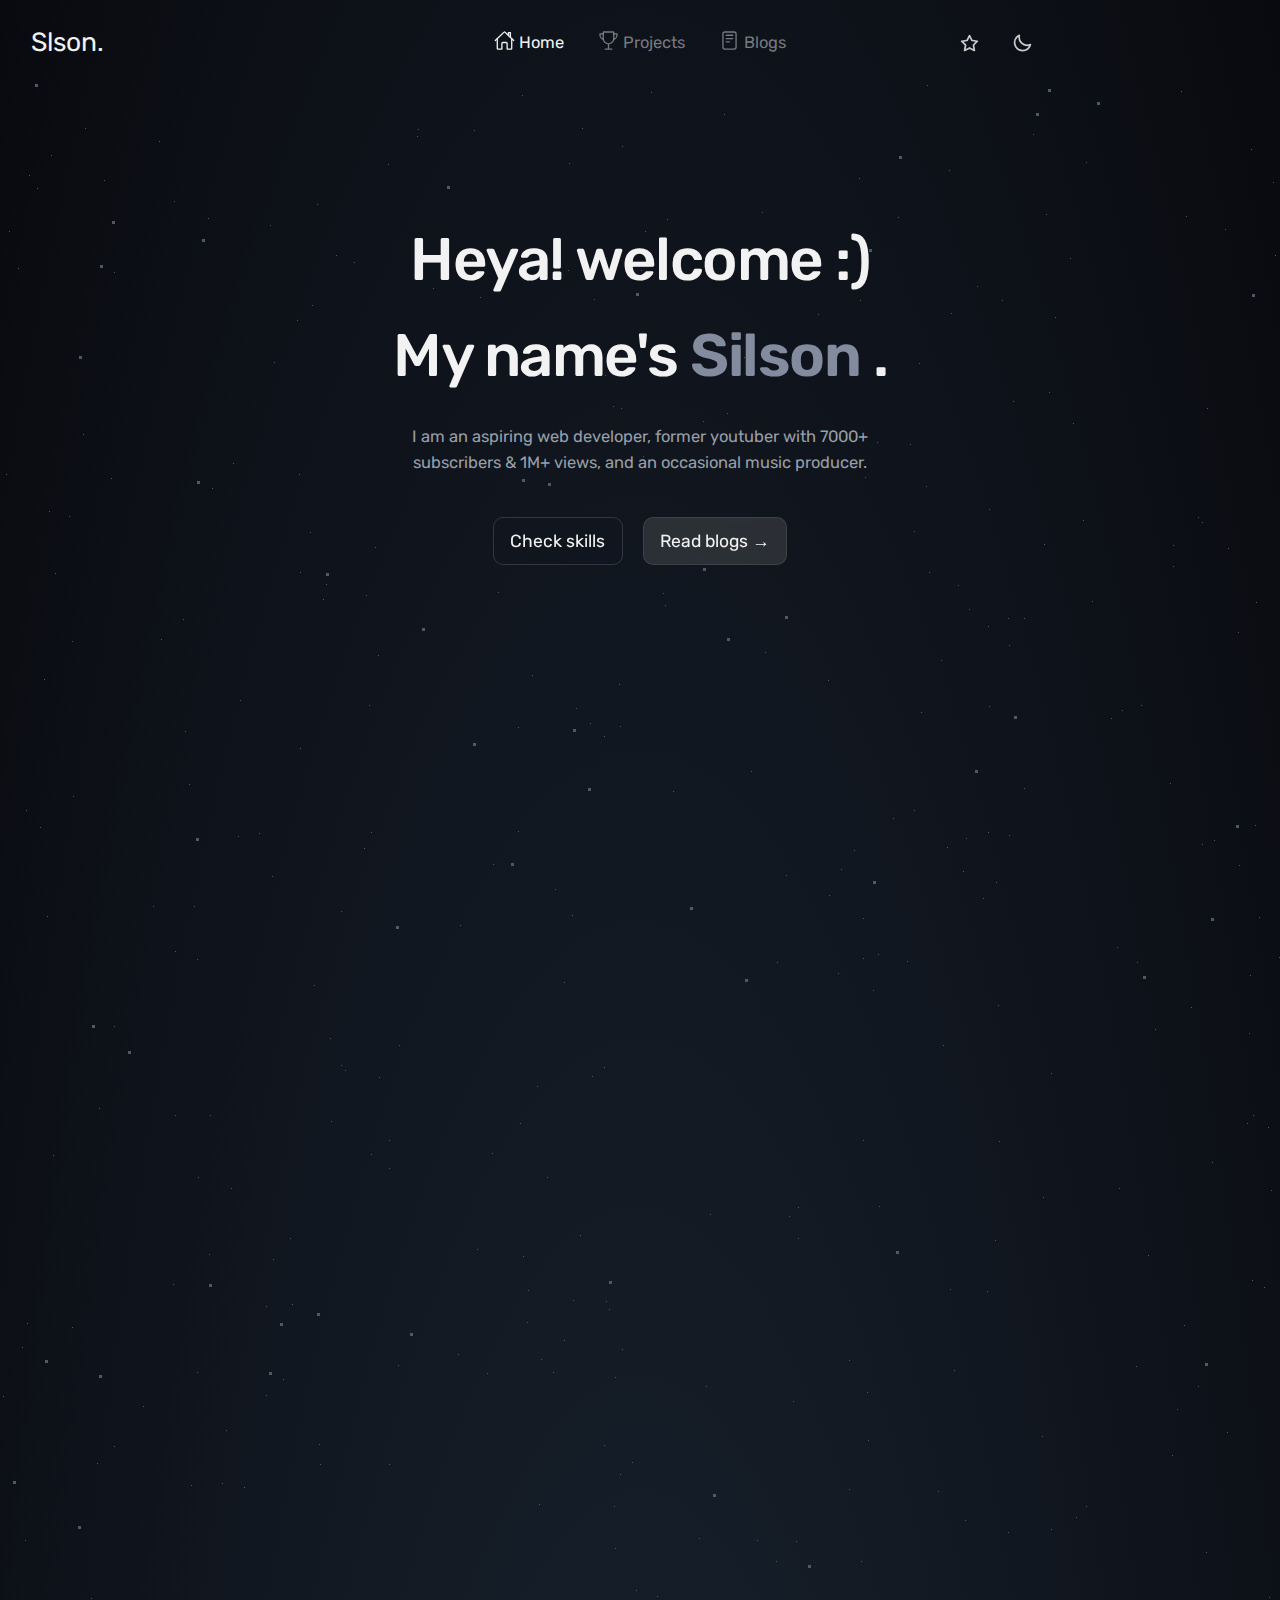
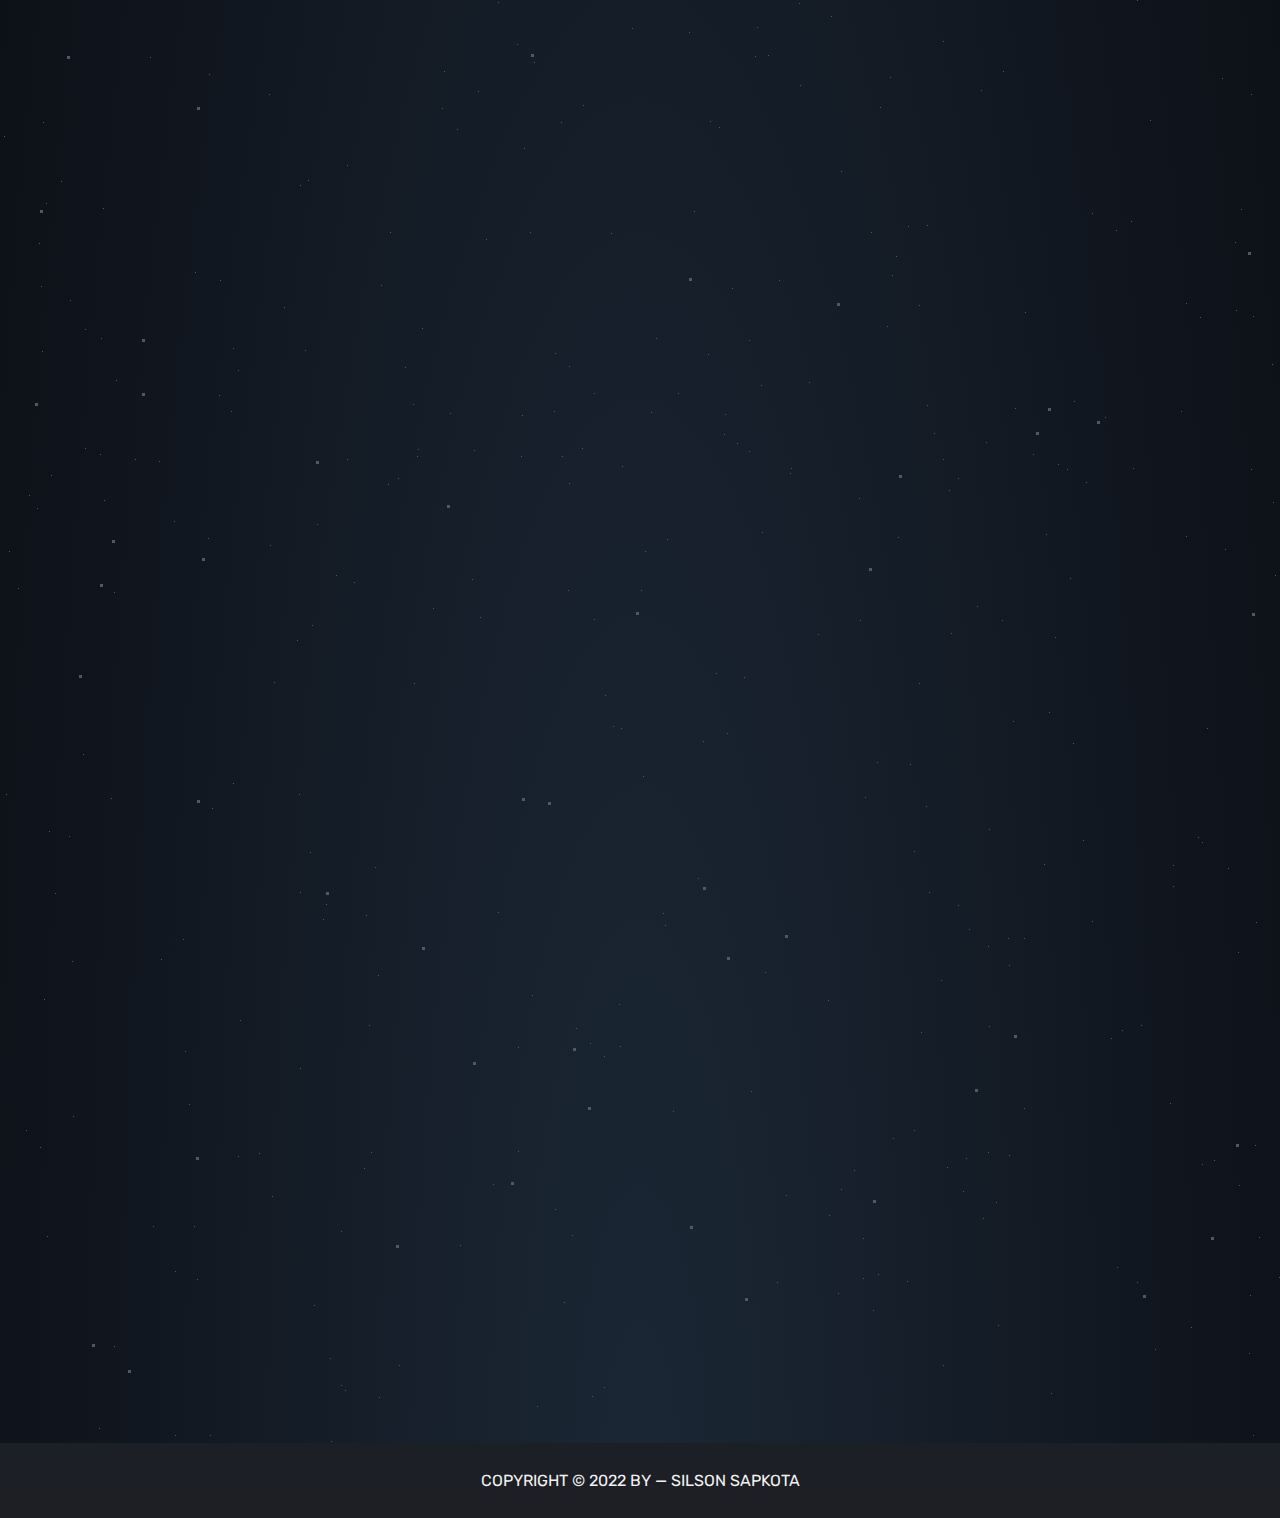
<file: index.html>
<!DOCTYPE html>
<html lang="en">
  <head>
    <meta charset="UTF-8" />
    <meta http-equiv="X-UA-Compatible" content="IE=edge" />
    <meta name="viewport" content="width=device-width, initial-scale=1.0" />
    <title>Slson &mdash; Portfolio</title>

    <!-- Linking CSS -->
    <link rel="stylesheet" href="css/main.css" />

    <!-- Linking fonts -->
    <link rel="preconnect" href="https://fonts.googleapis.com" />
    <link rel="preconnect" href="https://fonts.gstatic.com" crossorigin />
    <link
      href="https://fonts.googleapis.com/css2?family=Rubik:wght@300;400;500;600;800&display=swap"
      rel="stylesheet"
    />

    <link rel="preconnect" href="https://fonts.googleapis.com" />
    <link rel="preconnect" href="https://fonts.gstatic.com" crossorigin />
    <link
      href="https://fonts.googleapis.com/css2?family=Poppins:wght@300;400;500;600&display=swap"
      rel="stylesheet"
    />

    <!--Favicon-->
    <link
      rel="apple-touch-icon"
      sizes="180x180"
      href="images/apple-touch-icon.png"
    />
    <link
      rel="icon"
      type="image/png"
      sizes="32x32"
      href="images/favicon-32x32.png"
    />
    <link
      rel="icon"
      type="image/png"
      sizes="16x16"
      href="images/favicon-16x16.png"
    />
    <link rel="manifest" href="/site.webmanifest" />

    <script defer src="script.js"></script>
  </head>

  <body>
    <div class="grid-container">
      <div class="stars-box">
        <div id="stars"></div>
        <div id="stars3"></div>
      </div>

      <header class="header">
        <h3 class="header__heading">Slson.</h3>

        <label for="toggle">&#9776;</label>
        <input type="checkbox" id="toggle" />

        <div class="header__nav">
          <a href="index.html" class="header__nav-link">
            <svg
              xmlns="http://www.w3.org/2000/svg"
              class="header__nav-icon"
              viewBox="0 0 512 512"
            >
              <title>Home</title>
              <path
                d="M80 212v236a16 16 0 0016 16h96V328a24 24 0 0124-24h80a24 24 0 0124 24v136h96a16 16 0 0016-16V212"
                fill="none"
                stroke="currentColor"
                stroke-linecap="round"
                stroke-linejoin="round"
                stroke-width="32"
              />
              <path
                d="M480 256L266.89 52c-5-5.28-16.69-5.34-21.78 0L32 256M400 179V64h-48v69"
                fill="none"
                stroke="currentColor"
                stroke-linecap="round"
                stroke-linejoin="round"
                stroke-width="32"
              />
            </svg>
            Home
          </a>
          <a href="https://www.github.com/Sls0n" class="header__nav-link">
            <svg
              xmlns="http://www.w3.org/2000/svg"
              class="header__nav-icon"
              viewBox="0 0 512 512"
            >
              <title>Projects</title>
              <path
                fill="none"
                stroke="currentColor"
                stroke-linecap="round"
                stroke-linejoin="round"
                stroke-width="32"
                d="M176 464h160M256 464V336M384 224c0-50.64-.08-134.63-.12-160a16 16 0 00-16-16l-223.79.26a16 16 0 00-16 15.95c0 30.58-.13 129.17-.13 159.79 0 64.28 83 112 128 112S384 288.28 384 224z"
              />
              <path
                d="M128 96H48v16c0 55.22 33.55 112 80 112M384 96h80v16c0 55.22-33.55 112-80 112"
                fill="none"
                stroke="currentColor"
                stroke-linecap="round"
                stroke-linejoin="round"
                stroke-width="32"
              />
            </svg>
            Projects
          </a>
          <a href="blogs.html" class="header__nav-link">
            <svg
              xmlns="http://www.w3.org/2000/svg"
              class="header__nav-icon"
              viewBox="0 0 512 512"
            >
              <title>Blogs</title>
              <rect
                x="96"
                y="48"
                width="320"
                height="416"
                rx="48"
                ry="48"
                fill="none"
                stroke="currentColor"
                stroke-linejoin="round"
                stroke-width="32"
              />
              <path
                fill="none"
                stroke="currentColor"
                stroke-linecap="round"
                stroke-linejoin="round"
                stroke-width="32"
                d="M176 128h160M176 208h160M176 288h80"
              />
            </svg>
            Blogs
          </a>
        </div>

        <div class="header__icon">
          <svg
            xmlns="http://www.w3.org/2000/svg"
            viewBox="0 0 24 24"
            class="header--icon header__icon-lightmd staricon"
          >
            <title>Toggle Particles</title>
            <path
              class="header--icon"
              d="M22,9.67A1,1,0,0,0,21.14,9l-5.69-.83L12.9,3a1,1,0,0,0-1.8,0L8.55,8.16,2.86,9a1,1,0,0,0-.81.68,1,1,0,0,0,.25,1l4.13,4-1,5.68a1,1,0,0,0,.4,1,1,1,0,0,0,1.05.07L12,18.76l5.1,2.68a.93.93,0,0,0,.46.12,1,1,0,0,0,.59-.19,1,1,0,0,0,.4-1l-1-5.68,4.13-4A1,1,0,0,0,22,9.67Zm-6.15,4a1,1,0,0,0-.29.89l.72,4.19-3.76-2a1,1,0,0,0-.94,0l-3.76,2,.72-4.19a1,1,0,0,0-.29-.89l-3-3,4.21-.61a1,1,0,0,0,.76-.55L12,5.7l1.88,3.82a1,1,0,0,0,.76.55l4.21.61Z"
            />
          </svg>

          <svg
            xmlns="http://www.w3.org/2000/svg"
            viewBox="0 0 24 24"
            class="header--icon header__icon-menu darkicon"
          >
            <title>Toggle Dark Mode</title>
            <path
              class="header--icon"
              d="M21.64,13a1,1,0,0,0-1.05-.14,8.05,8.05,0,0,1-3.37.73A8.15,8.15,0,0,1,9.08,5.49a8.59,8.59,0,0,1,.25-2A1,1,0,0,0,8,2.36,10.14,10.14,0,1,0,22,14.05,1,1,0,0,0,21.64,13Zm-9.5,6.69A8.14,8.14,0,0,1,7.08,5.22v.27A10.15,10.15,0,0,0,17.22,15.63a9.79,9.79,0,0,0,2.1-.22A8.11,8.11,0,0,1,12.14,19.73Z"
            />
          </svg>
        </div>

        <!-- <button class="btn header__btn">Contact me</button> -->
      </header>

      <section class="main">
        <div class="main__textbox">
          <h1 class="heading-1 main__textbox-h1">
            Heya! welcome :)
            <br />
            My name's
            <span class="main__silson">Silson</span>
            .
          </h1>

          <p class="main__paragraph paragraph mt-sm">
            I am an aspiring web developer, former youtuber with 7000+
            <br />
            subscribers & 1M+ views, and an occasional music producer.
          </p>

          <div class="main__button-box">
            <a class="main__btn1 mt-nm mr-sm">Check skills</a>
            <a href="blogs.html" class="main__btn2 mt-nm">Read blogs &rarr;</a>
          </div>
        </div>
      </section>

      <section class="skills mt-bg-2 main-section" id="skills">
        <div class="skill skill-1">
          <h2 class="skills__heading heading-2">Programming Skills</h2>
          <p class="skills__paragraph paragraph">
            Here are my skills relevant to programming to reveal my expertise
          </p>

          <div class="skill__container mt-nm">
            <div class="skill-box">
              <span class="title">HTML</span>

              <div class="skill-bar">
                <span class="skill-per html">
                  <!-- <span class="tooltip">95%</span> -->
                </span>
              </div>
            </div>

            <div class="skill-box">
              <span class="title">CSS/SCSS</span>

              <div class="skill-bar">
                <span class="skill-per css">
                  <!-- <span class="tooltip">80%</span> -->
                </span>
              </div>
            </div>

            <div class="skill-box">
              <span class="title">Javascript</span>

              <div class="skill-bar">
                <span class="skill-per javascript">
                  <!-- <span class="tooltip">65%</span> -->
                </span>
              </div>
            </div>

            <div class="skill-box javascript">
              <span class="title">Python</span>

              <div class="skill-bar">
                <span class="skill-per python">
                  <!-- <span class="tooltip">60%</span> -->
                </span>
              </div>
            </div>

            <div class="skill-box javascript">
              <span class="title">NodeJS</span>

              <div class="skill-bar">
                <span class="skill-per c">
                  <!-- <span class="tooltip">30%</span> -->
                </span>
              </div>
            </div>
          </div>
        </div>

        <div class="skill skill-2">
          <h2 class="skills__heading heading-2">Other Skills</h2>
          <p class="skills_paragraph paragraph">
            And other skills/hobbies which I do in my spare time
          </p>
          <div class="skill__container mt-nm">
            <div class="skill-box javascript">
              <span class="title">Music Production</span>

              <div class="skill-bar">
                <span class="skill-per music">
                  <!-- <span class="tooltip">70%</span> -->
                </span>
              </div>
            </div>

            <div class="skill-box">
              <span class="title">Video Editing</span>

              <div class="skill-bar">
                <span class="skill-per vfx">
                  <!-- <span class="tooltip">65%</span> -->
                </span>
              </div>
            </div>

            <div class="skill-box">
              <span class="title">Graphics Design</span>

              <div class="skill-bar">
                <span class="skill-per tailwind">
                  <!-- <span class="tooltip">55%</span> -->
                </span>
              </div>
            </div>

            <div class="skill-box">
              <span class="title">TailwindCSS</span>

              <div class="skill-bar">
                <span class="skill-per graphics">
                  <!-- <span class="tooltip">50%</span> -->
                </span>
              </div>
            </div>

            <div class="skill-box">
              <span class="title">Procrastination</span>

              <div class="skill-bar">
                <span class="skill-per lazy">
                  <!-- <span class="tooltip">100%</span> -->
                </span>
              </div>
            </div>
          </div>
        </div>
      </section>

      <section class="about mt-sm main-section">
        <div class="about__content mt-sm">
          <div class="about__textbox">
            <div class="aboutme">
              <h2 class="heading-2 about__heading">ABOUT ME</h2>
              <p class="paragraph-2 about__paragraph">
                I am a aspiring full-stack developer, former content creator
                with a total of 7000+ subscribers & 1M+ views, and a occasional
                music producer. Lorem ipsum dolor sit amet consectetur
                adipisicing elit. Eligendi nemo incidunt laborum ex itaque
                tenetur ipsum ab ipsa provident quam? Lorem ipsum, dolor sit
                amet consectetur adipisicing elit. Autem laboriosam nesciunt
                natus voluptatem, sapiente sed sequi ipsum ut. Est, ipsa! Lorem
                ipsum dolor sit amet consectetur adipisicing elit. Temporibus
                alias nulla nobis quidem! Maiores obcaecati praesentium iusto,
                voluptates molestiae consequatur porro laborum veritatis nihil
                beatae ullam labore consequuntur laudantium dicta. Lorem ipsum
                dolor sit amet consectetur adipisicing elit. Nesciunt maiores
                voluptatem amet. Alias quo, consequatur voluptates optio tempore
                eius rerum cupiditate eum quae laudantium!
              </p>
              <a href="" class="about__btn mt-sm">
                <u>Read more &rarr;</u>
              </a>
            </div>

            <div class="about__picturebox picbox">
              <!-- <img src="images/hacker.jpg" alt="Photo" class="pic pic--filter"> -->
              <!-- <figcaption>&mdash; Silson Sapkota</figcaption> -->
            </div>
          </div>
        </div>
      </section>

      <section class="contact main-section">
        <div class="contact__box"></div>
      </section>

      <footer class="footer mt-sm">
        <div class="temp">Copyright &copy; 2022 by &mdash; Silson Sapkota</div>
      </footer>
    </div>
    <script src="vanilla-tilt.js"></script>

    <script>
      VanillaTilt.init(document.querySelectorAll('.skill'), {
        max: 4,
        speed: 400,
        glare: true,
        'max-glare': 0.15
      });
    </script>
  </body>
</html>
</file>
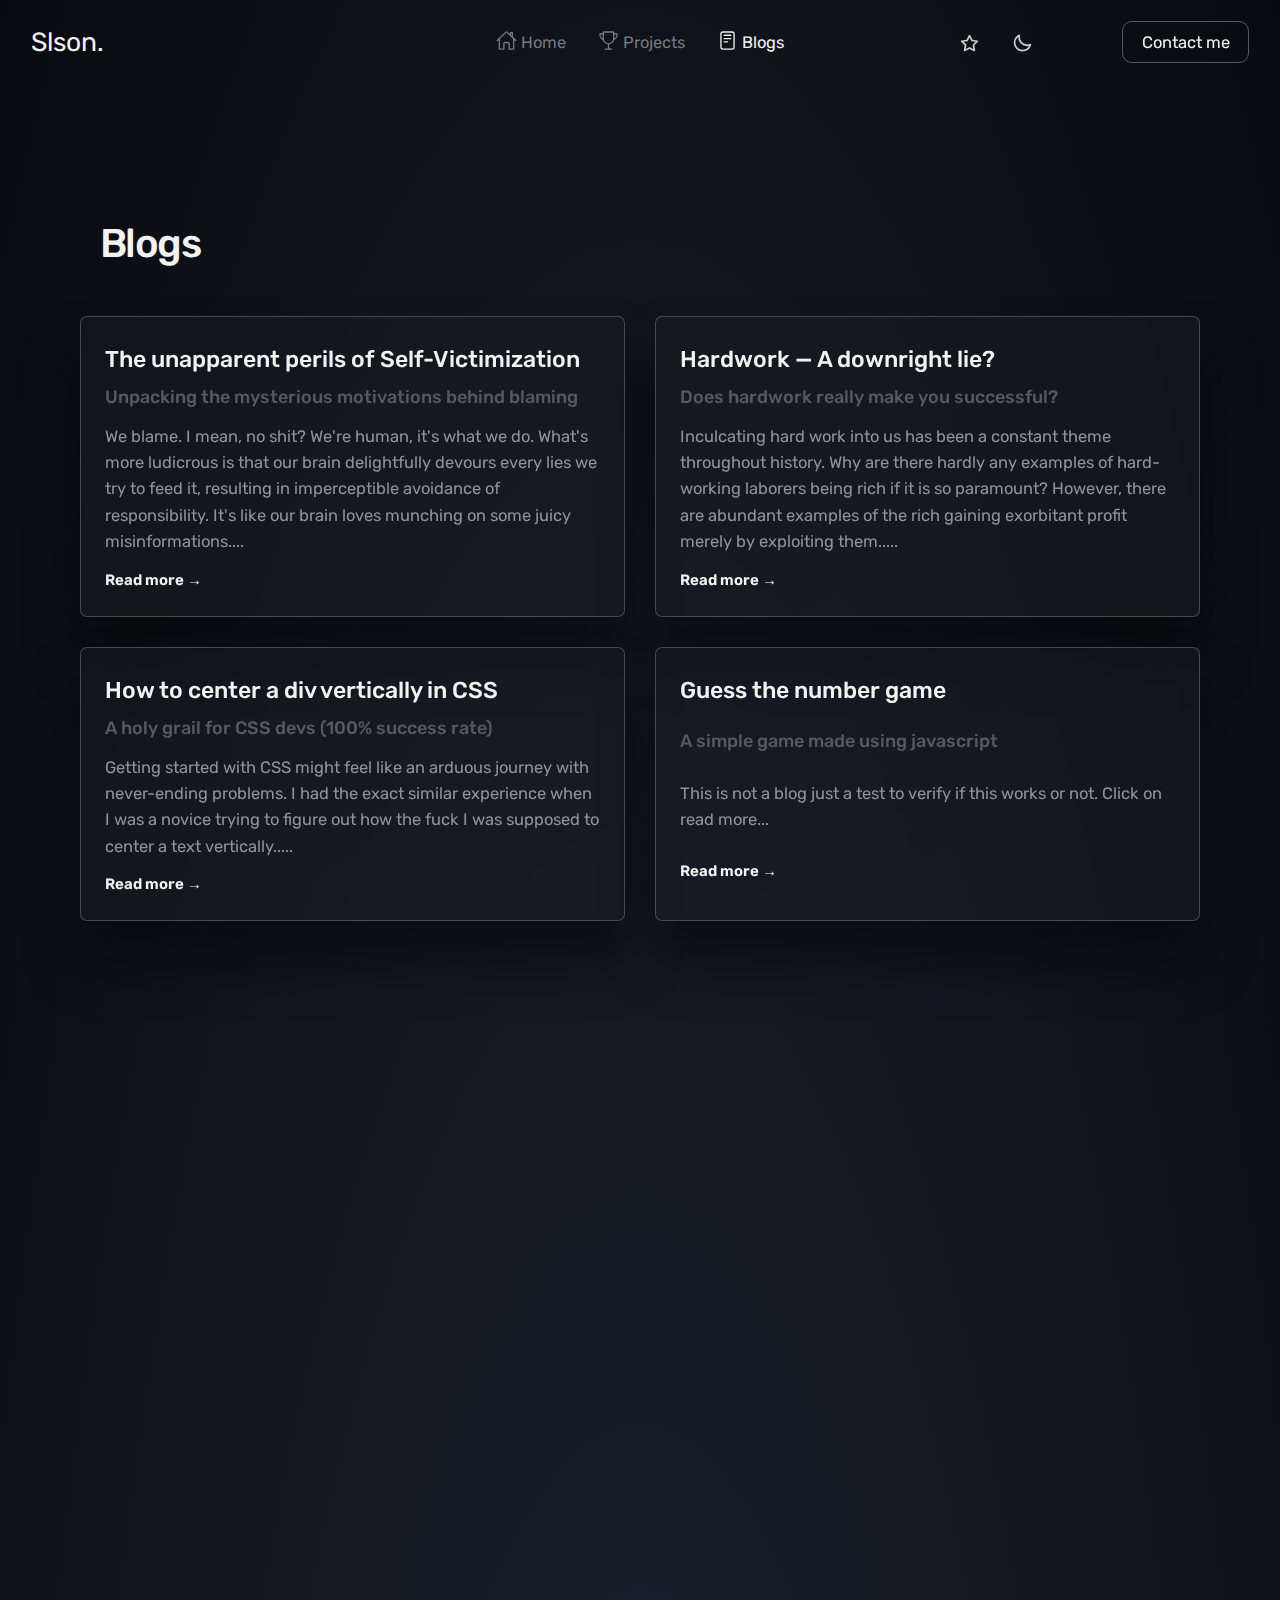
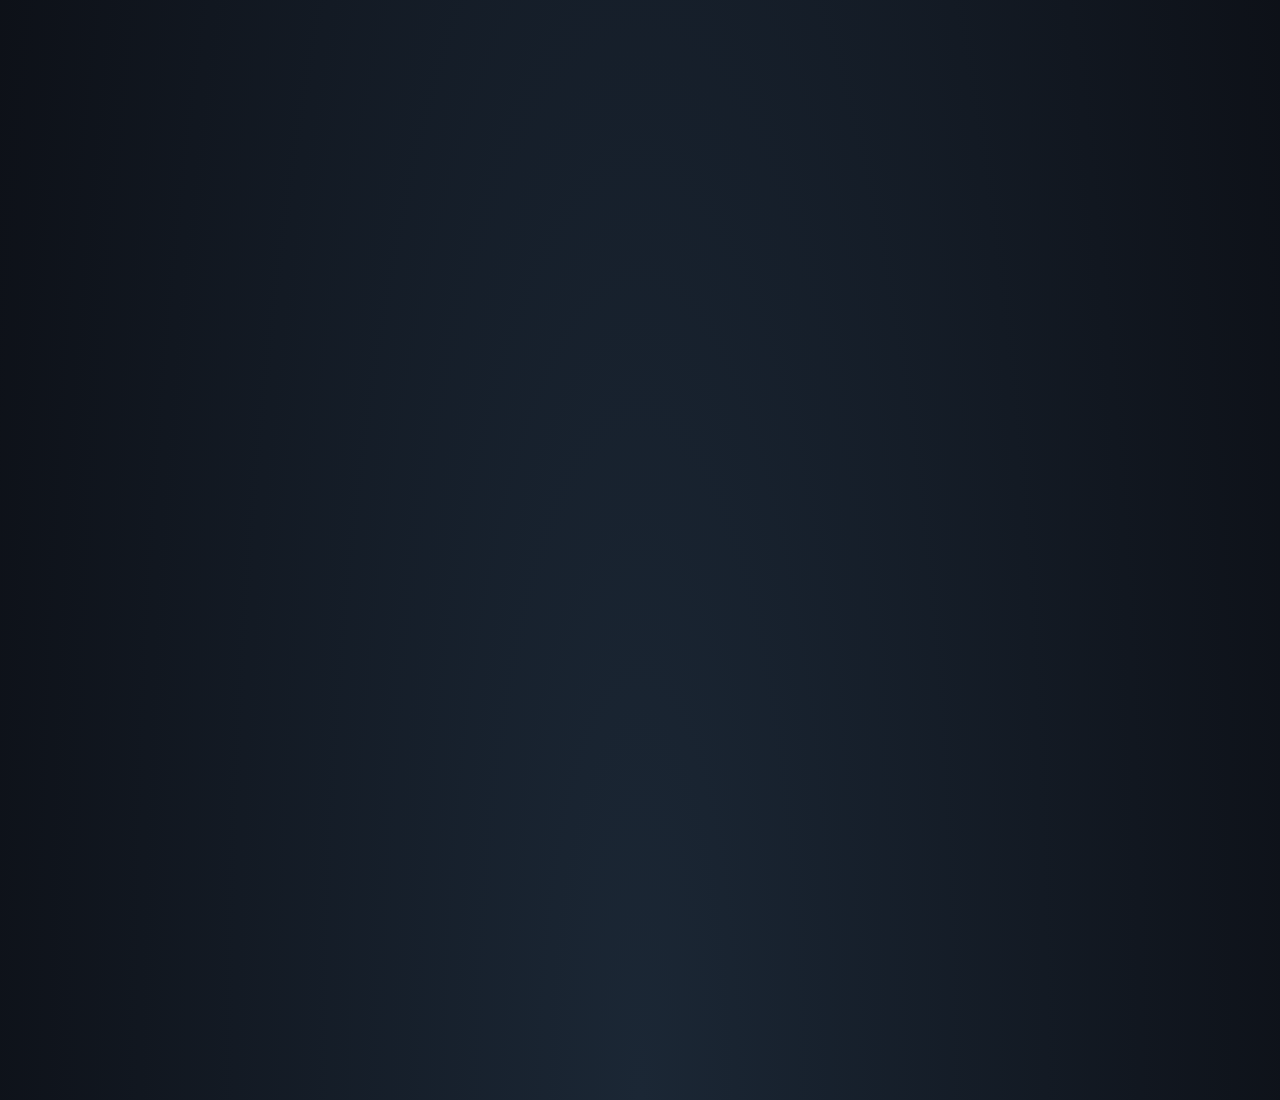
<file: blogs.html>
<!DOCTYPE html>
<html lang="en">
  <head>
    <meta charset="UTF-8" />
    <meta http-equiv="X-UA-Compatible" content="IE=edge" />
    <meta name="viewport" content="width=device-width, initial-scale=1.0" />
    <title>Slson &mdash; Blogs</title>

    <!-- Linking CSS -->
    <link rel="stylesheet" href="css/blogs.css" />

    <!-- Linking fonts -->
    <link rel="preconnect" href="https://fonts.googleapis.com" />
    <link rel="preconnect" href="https://fonts.gstatic.com" crossorigin />
    <link
      href="https://fonts.googleapis.com/css2?family=Rubik:wght@300;400;500;600;800&display=swap"
      rel="stylesheet"
    />
    <!--Favicon-->
    <link
      rel="apple-touch-icon"
      sizes="180x180"
      href="images/apple-touch-icon.png"
    />
    <link
      rel="icon"
      type="image/png"
      sizes="32x32"
      href="images/favicon-32x32.png"
    />
    <link
      rel="icon"
      type="image/png"
      sizes="16x16"
      href="images/favicon-16x16.png"
    />
    <link rel="manifest" href="/site.webmanifest" />

    <script defer src="script-blogs.js"></script>
  </head>

  <body>
    <div class="grid-container">
      <div class="stars-box none">
        <div id="stars"></div>
        <div id="stars3"></div>
      </div>

      <header class="header">
        <h3 class="header__heading">Slson.</h3>

        <label for="toggle">&#9776;</label>
        <input type="checkbox" id="toggle" />

        <div class="header__nav">
          <a href="index.html" class="header__nav-link"
            ><svg
              xmlns="http://www.w3.org/2000/svg"
              class="header__nav-icon"
              viewBox="0 0 512 512"
            >
              <title>Home</title>
              <path
                d="M80 212v236a16 16 0 0016 16h96V328a24 24 0 0124-24h80a24 24 0 0124 24v136h96a16 16 0 0016-16V212"
                fill="none"
                stroke="currentColor"
                stroke-linecap="round"
                stroke-linejoin="round"
                stroke-width="32"
              />
              <path
                d="M480 256L266.89 52c-5-5.28-16.69-5.34-21.78 0L32 256M400 179V64h-48v69"
                fill="none"
                stroke="currentColor"
                stroke-linecap="round"
                stroke-linejoin="round"
                stroke-width="32"
              />
            </svg>
            Home</a
          >
          <a
            href="https://sls0n.github.io/guessthenumber.github.io/"
            class="header__nav-link"
            ><svg
              xmlns="http://www.w3.org/2000/svg"
              class="header__nav-icon"
              viewBox="0 0 512 512"
            >
              <title>Projects</title>
              <path
                fill="none"
                stroke="currentColor"
                stroke-linecap="round"
                stroke-linejoin="round"
                stroke-width="32"
                d="M176 464h160M256 464V336M384 224c0-50.64-.08-134.63-.12-160a16 16 0 00-16-16l-223.79.26a16 16 0 00-16 15.95c0 30.58-.13 129.17-.13 159.79 0 64.28 83 112 128 112S384 288.28 384 224z"
              />
              <path
                d="M128 96H48v16c0 55.22 33.55 112 80 112M384 96h80v16c0 55.22-33.55 112-80 112"
                fill="none"
                stroke="currentColor"
                stroke-linecap="round"
                stroke-linejoin="round"
                stroke-width="32"
              />
            </svg>
            Projects</a
          >
          <a href="blogs.html" class="header__nav-link"
            ><svg
              xmlns="http://www.w3.org/2000/svg"
              class="header__nav-icon"
              viewBox="0 0 512 512"
            >
              <title>Blogs</title>
              <rect
                x="96"
                y="48"
                width="320"
                height="416"
                rx="48"
                ry="48"
                fill="none"
                stroke="currentColor"
                stroke-linejoin="round"
                stroke-width="32"
              />
              <path
                fill="none"
                stroke="currentColor"
                stroke-linecap="round"
                stroke-linejoin="round"
                stroke-width="32"
                d="M176 128h160M176 208h160M176 288h80"
              />
            </svg>
            Blogs</a
          >
        </div>

        <div class="header__icon">
          <svg
            xmlns="http://www.w3.org/2000/svg"
            viewBox="0 0 24 24"
            class="header--icon header__icon-lightmd staricon"
          >
            <title>Toggle Particles</title>
            <path
              class="header--icon"
              d="M22,9.67A1,1,0,0,0,21.14,9l-5.69-.83L12.9,3a1,1,0,0,0-1.8,0L8.55,8.16,2.86,9a1,1,0,0,0-.81.68,1,1,0,0,0,.25,1l4.13,4-1,5.68a1,1,0,0,0,.4,1,1,1,0,0,0,1.05.07L12,18.76l5.1,2.68a.93.93,0,0,0,.46.12,1,1,0,0,0,.59-.19,1,1,0,0,0,.4-1l-1-5.68,4.13-4A1,1,0,0,0,22,9.67Zm-6.15,4a1,1,0,0,0-.29.89l.72,4.19-3.76-2a1,1,0,0,0-.94,0l-3.76,2,.72-4.19a1,1,0,0,0-.29-.89l-3-3,4.21-.61a1,1,0,0,0,.76-.55L12,5.7l1.88,3.82a1,1,0,0,0,.76.55l4.21.61Z"
            />
          </svg>

          <svg
            xmlns="http://www.w3.org/2000/svg"
            viewBox="0 0 24 24"
            class="header--icon header__icon-menu"
          >
            <title>Toggle Dark Mode</title>
            <path
              class="header--icon"
              d="M21.64,13a1,1,0,0,0-1.05-.14,8.05,8.05,0,0,1-3.37.73A8.15,8.15,0,0,1,9.08,5.49a8.59,8.59,0,0,1,.25-2A1,1,0,0,0,8,2.36,10.14,10.14,0,1,0,22,14.05,1,1,0,0,0,21.64,13Zm-9.5,6.69A8.14,8.14,0,0,1,7.08,5.22v.27A10.15,10.15,0,0,0,17.22,15.63a9.79,9.79,0,0,0,2.1-.22A8.11,8.11,0,0,1,12.14,19.73Z"
            />
          </svg>
        </div>

        <button class="btn header__btn">Contact me</button>
      </header>

      <div class="blogs-text">
        <h1 class="heading-1 blogs-text__heading">Blogs</h1>
      </div>

      <div class="posts">
        <div
          class="post"
          onclick="window.location.href='posts/unapparent-perils-of-self-victimization.html';"
        >
          <h2 class="heading-2 post__heading-1">
            The unapparent perils of Self-Victimization
          </h2>
          <h4 class="heading-4 post__heading-2">
            Unpacking the mysterious motivations behind blaming
          </h4>
          <p class="paragraph post__paragraph">
            We blame. I mean, no shit? We're human, it's what we do. What's more
            ludicrous is that our brain delightfully devours every lies we try
            to feed it, resulting in imperceptible avoidance of responsibility.
            It's like our brain loves munching on some juicy misinformations....
          </p>
          <a href="#" class="post__button">Read more &rarr;</a>
        </div>

        <div
          class="post"
          onclick="window.location.href='posts/hardwork-a-downright-lie.html';"
        >
          <h2 class="heading-2 post__heading-1">
            Hardwork &mdash; A downright lie?
          </h2>
          <h4 class="heading-4 post__heading-2">
            Does hardwork really make you successful?
          </h4>
          <p class="paragraph post__paragraph">
            Inculcating hard work into us has been a constant theme throughout
            history. Why are there hardly any examples of hard-working laborers
            being rich if it is so paramount? However, there are abundant
            examples of the rich gaining exorbitant profit merely by exploiting
            them.....
          </p>
          <a href="#" class="post__button">Read more &rarr;</a>
        </div>

        <div
          class="post"
          onclick="window.location.href='posts/how-to-center-div-vertically-CSS.html';"
        >
          <h2 class="heading-2 post__heading-1">
            How to center a div vertically in CSS
          </h2>
          <h4 class="heading-4 post__heading-2">
            A holy grail for CSS devs (100% success rate)
          </h4>
          <p class="paragraph post__paragraph">
            Getting started with CSS might feel like an arduous journey with
            never-ending problems. I had the exact similar experience when I was
            a novice trying to figure out how the fuck I was supposed to center
            a text vertically.....
          </p>
          <a href="#" class="post__button">Read more &rarr;</a>
        </div>

        <div class="post">
          <h2 class="heading-2 post__heading-1">Guess the number game</h2>
          <h4 class="heading-4 post__heading-2">
            A simple game made using javascript
          </h4>
          <p class="paragraph post__paragraph">
            This is not a blog just a test to verify if this works or not. Click
            on read more...
          </p>
          <a
            href="https://sls0n.github.io/guessthenumber.github.io/"
            class="post__button"
            >Read more &rarr;</a
          >
        </div>
      </div>
    </div>
    <script src="vanilla-tilt.js"></script>

    <script>
      VanillaTilt.init(document.querySelectorAll('.post'), {
        max: 4,
        speed: 500,
        glare: true,
        'max-glare': 0.3
      });
    </script>
  </body>
</html>
</file>
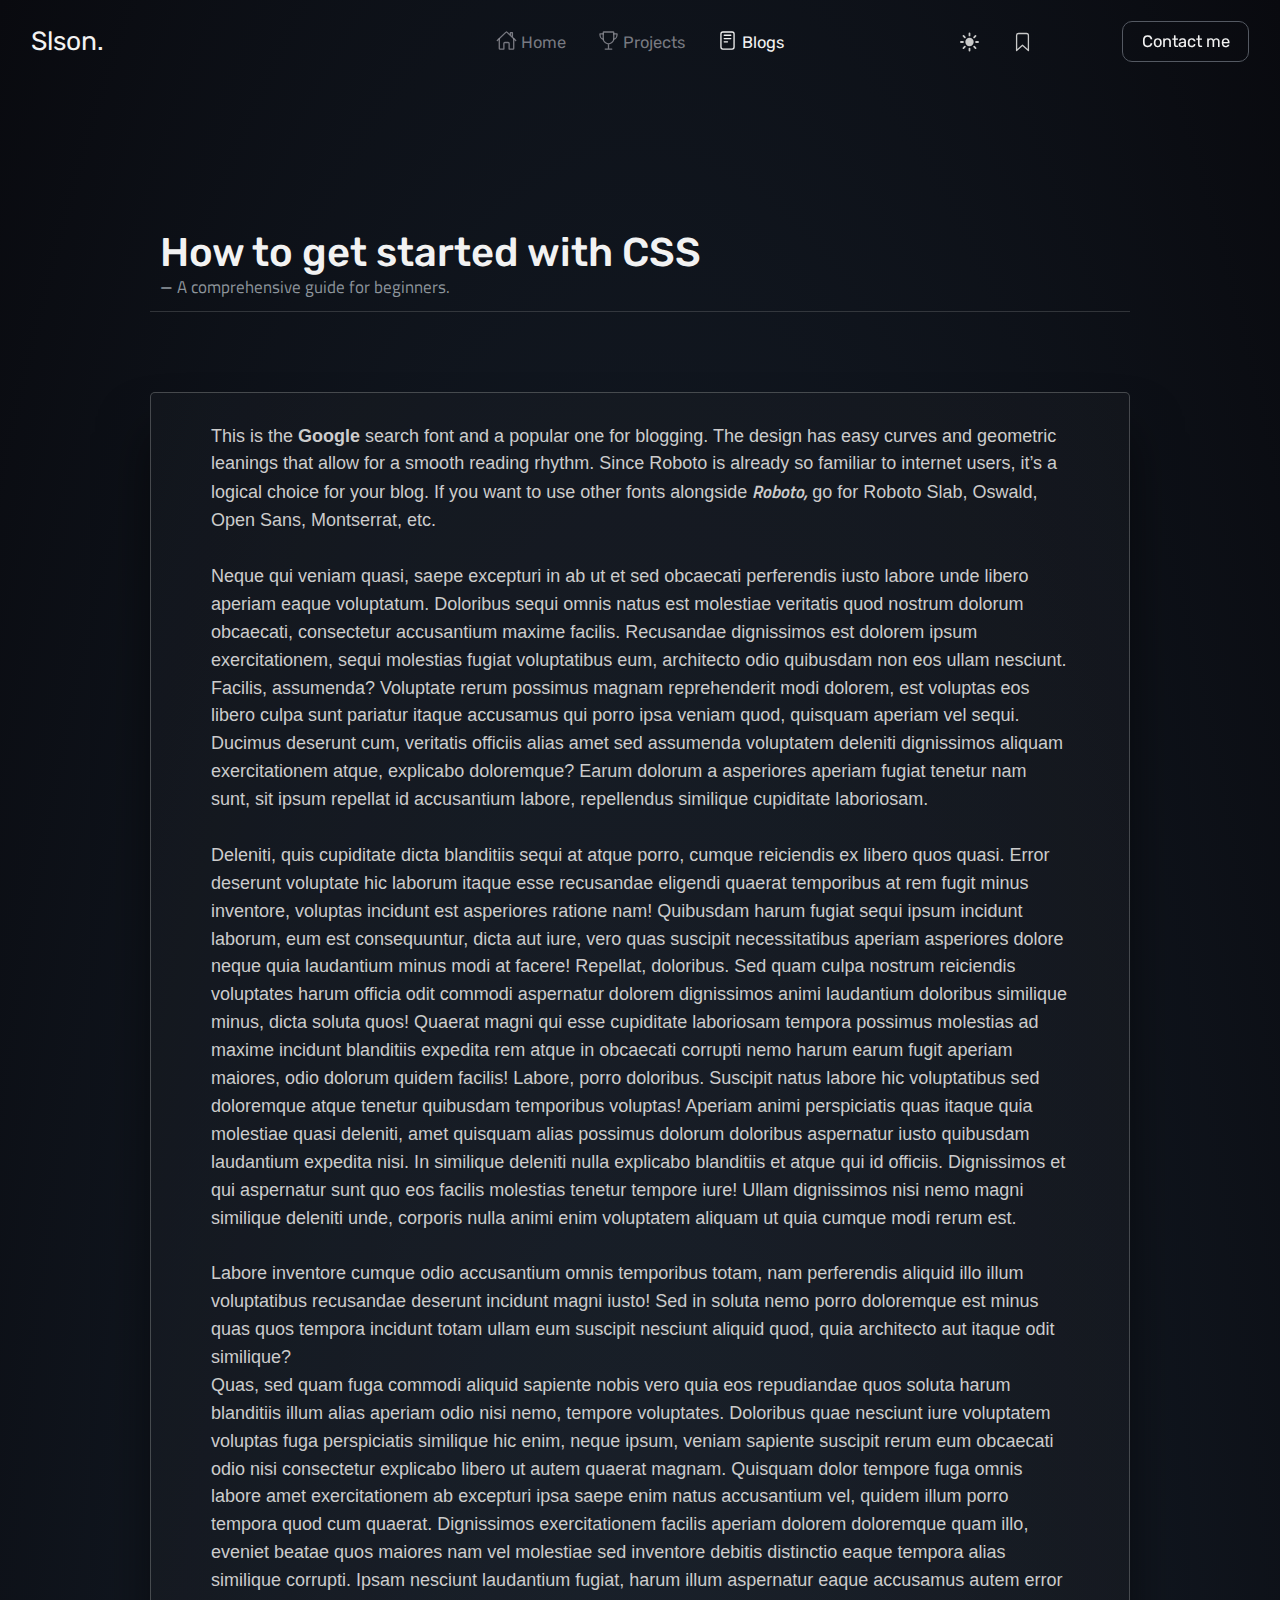
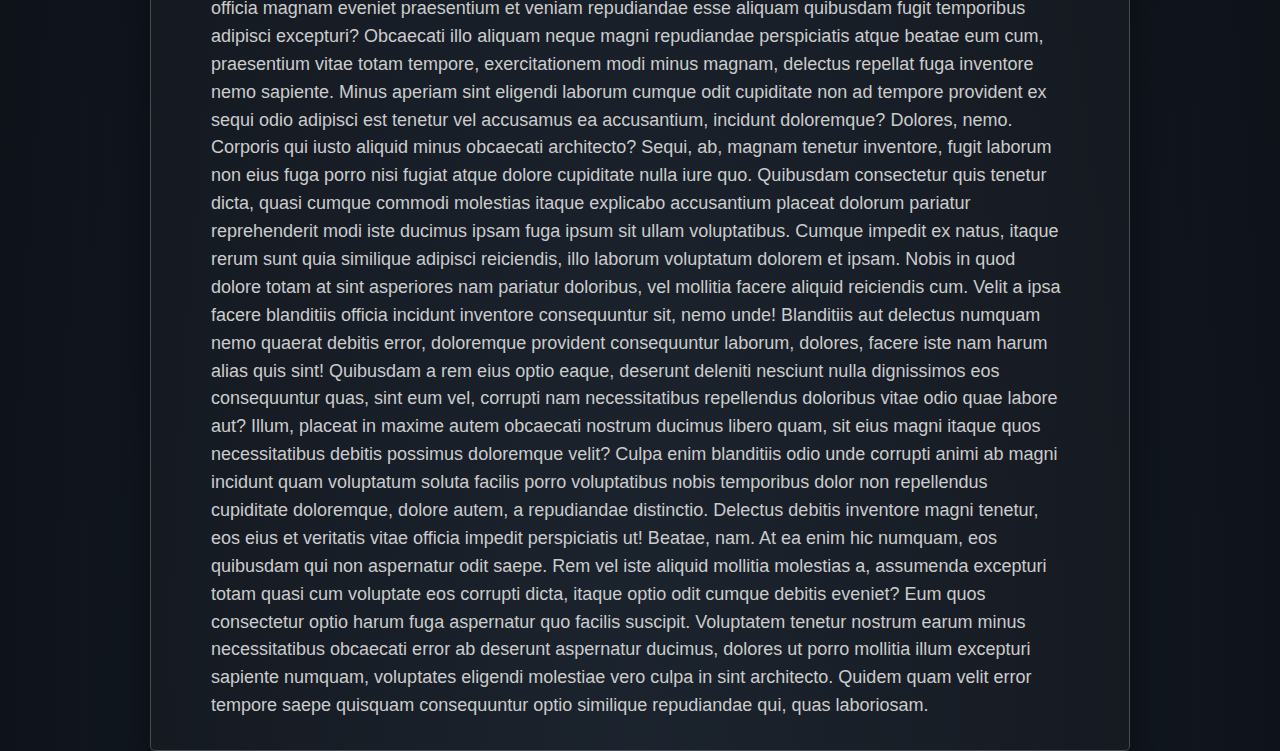
<file: posts.html>
<!DOCTYPE html>
<html lang="en">
<head>
    <meta charset="UTF-8">
    <meta http-equiv="X-UA-Compatible" content="IE=edge">
    <meta name="viewport" content="width=device-width, initial-scale=1.0">
    <title>Slson &mdash; Blogs</title>

    <!-- Linking CSS -->
    <link rel="stylesheet" href="css/posts.css">

    <!-- Linking fonts -->
    <link rel="preconnect" href="https://fonts.googleapis.com">
    <link rel="preconnect" href="https://fonts.gstatic.com" crossorigin>
    <link href="https://fonts.googleapis.com/css2?family=Rubik:wght@300;400;500;600;800&display=swap" rel="stylesheet">

    <link rel="preconnect" href="https://fonts.googleapis.com">
    <link rel="preconnect" href="https://fonts.gstatic.com" crossorigin>
    <link href="https://fonts.googleapis.com/css2?family=Titillium+Web:ital,wght@0,400;0,600;0,700;1,400;1,600&display=swap" rel="stylesheet"> 



</head>

<body>
    <div class="grid-container">
        <div class="stars-box">
            <div id="stars"></div>
            <div id="stars3"></div>
        </div>

        <header class="header">
            <h3 class="header__heading">Slson.</h3>

            <div class="header__nav">
                <a href="index.html" class="header__nav-link"><svg xmlns="http://www.w3.org/2000/svg" class="header__nav-icon" viewBox="0 0 512 512"><title>Home</title><path d="M80 212v236a16 16 0 0016 16h96V328a24 24 0 0124-24h80a24 24 0 0124 24v136h96a16 16 0 0016-16V212" fill="none" stroke="currentColor" stroke-linecap="round" stroke-linejoin="round" stroke-width="32"/><path d="M480 256L266.89 52c-5-5.28-16.69-5.34-21.78 0L32 256M400 179V64h-48v69" fill="none" stroke="currentColor" stroke-linecap="round" stroke-linejoin="round" stroke-width="32"/></svg> Home</a>
                <a href="blogs.html" class="header__nav-link"><svg xmlns="http://www.w3.org/2000/svg" class="header__nav-icon" viewBox="0 0 512 512"><title>Projects</title><path fill="none" stroke="currentColor" stroke-linecap="round" stroke-linejoin="round" stroke-width="32" d="M176 464h160M256 464V336M384 224c0-50.64-.08-134.63-.12-160a16 16 0 00-16-16l-223.79.26a16 16 0 00-16 15.95c0 30.58-.13 129.17-.13 159.79 0 64.28 83 112 128 112S384 288.28 384 224z"/><path d="M128 96H48v16c0 55.22 33.55 112 80 112M384 96h80v16c0 55.22-33.55 112-80 112" fill="none" stroke="currentColor" stroke-linecap="round" stroke-linejoin="round" stroke-width="32"/></svg> Projects</a>
                <a href="blogs.html" class="header__nav-link"><svg xmlns="http://www.w3.org/2000/svg" class="header__nav-icon" viewBox="0 0 512 512"><title>Blogs</title><rect x="96" y="48" width="320" height="416" rx="48" ry="48" fill="none" stroke="currentColor" stroke-linejoin="round" stroke-width="32"/><path fill="none" stroke="currentColor" stroke-linecap="round" stroke-linejoin="round" stroke-width="32" d="M176 128h160M176 208h160M176 288h80"/></svg> Blogs</a>
            </div>

            <div class="header__icon">
                <svg xmlns="http://www.w3.org/2000/svg" class="header__icon-lightmd" viewBox="0 0 512 512"><title>Light Up</title><path d="M256 118a22 22 0 01-22-22V48a22 22 0 0144 0v48a22 22 0 01-22 22zM256 486a22 22 0 01-22-22v-48a22 22 0 0144 0v48a22 22 0 01-22 22zM369.14 164.86a22 22 0 01-15.56-37.55l33.94-33.94a22 22 0 0131.11 31.11l-33.94 33.94a21.93 21.93 0 01-15.55 6.44zM108.92 425.08a22 22 0 01-15.55-37.56l33.94-33.94a22 22 0 1131.11 31.11l-33.94 33.94a21.94 21.94 0 01-15.56 6.45zM464 278h-48a22 22 0 010-44h48a22 22 0 010 44zM96 278H48a22 22 0 010-44h48a22 22 0 010 44zM403.08 425.08a21.94 21.94 0 01-15.56-6.45l-33.94-33.94a22 22 0 0131.11-31.11l33.94 33.94a22 22 0 01-15.55 37.56zM142.86 164.86a21.89 21.89 0 01-15.55-6.44l-33.94-33.94a22 22 0 0131.11-31.11l33.94 33.94a22 22 0 01-15.56 37.55zM256 358a102 102 0 11102-102 102.12 102.12 0 01-102 102z"/></svg>

                <svg xmlns="http://www.w3.org/2000/svg" class="header__icon-menu" viewBox="0 0 512 512"><title>Bookmark</title><path d="M352 48H160a48 48 0 00-48 48v368l144-128 144 128V96a48 48 0 00-48-48z" fill="none" stroke="currentColor" stroke-linecap="round" stroke-linejoin="round" stroke-width="32"/></svg>
            </div>

            <button class="btn header__btn">Contact me</button>
        </header>

        <div class="heading">
            <h1 class="heading-2 heading-title">
                How to get started with CSS
            </h1>

            <p class="paragraph paragraph-title">
                &mdash; <span class="span-font">A comprehensive guide for beginners.</span> 
            </p>
        </div>

        <div class="content">
            <p class="content__paragraph">
                This is the <span class="span-bold">Google</span>  search font and a popular one for blogging. The design has easy curves and geometric leanings that allow for a smooth reading rhythm. Since Roboto is already so familiar to internet users, it’s a logical choice for your blog. 

If you want to use other fonts alongside <span class="span-italic span-bold span-font">Roboto,</span> go for Roboto Slab, Oswald, Open Sans, Montserrat, etc. <br> <br> Neque qui veniam quasi, saepe excepturi in ab ut et sed obcaecati perferendis iusto labore unde libero aperiam eaque voluptatum. Doloribus sequi omnis natus est molestiae veritatis quod nostrum dolorum obcaecati, consectetur accusantium maxime facilis. Recusandae dignissimos est dolorem ipsum exercitationem, sequi molestias fugiat voluptatibus eum, architecto odio quibusdam non eos ullam nesciunt. Facilis, assumenda? Voluptate rerum possimus magnam reprehenderit modi dolorem, est voluptas eos libero culpa sunt pariatur itaque accusamus qui porro ipsa veniam quod, quisquam aperiam vel sequi. Ducimus deserunt cum, veritatis officiis alias amet sed assumenda voluptatem deleniti dignissimos aliquam exercitationem atque, explicabo doloremque? Earum dolorum a asperiores aperiam fugiat tenetur nam sunt, sit ipsum repellat id accusantium labore, repellendus similique cupiditate laboriosam. <br> <br> Deleniti, quis cupiditate dicta blanditiis sequi at atque porro, cumque reiciendis ex libero quos quasi. Error deserunt voluptate hic laborum itaque esse recusandae eligendi quaerat temporibus at rem fugit minus inventore, voluptas incidunt est asperiores ratione nam! Quibusdam harum fugiat sequi ipsum incidunt laborum, eum est consequuntur, dicta aut iure, vero quas suscipit necessitatibus aperiam asperiores dolore neque quia laudantium minus modi at facere! Repellat, doloribus. Sed quam culpa nostrum reiciendis voluptates harum officia odit commodi aspernatur dolorem dignissimos animi laudantium doloribus similique minus, dicta soluta quos! Quaerat magni qui esse cupiditate laboriosam tempora possimus molestias ad maxime incidunt blanditiis expedita rem atque in obcaecati corrupti nemo harum earum fugit aperiam maiores, odio dolorum quidem facilis! Labore, porro doloribus. Suscipit natus labore hic voluptatibus sed doloremque atque tenetur quibusdam temporibus voluptas! Aperiam animi perspiciatis quas itaque quia molestiae quasi deleniti, amet quisquam alias possimus dolorum doloribus aspernatur iusto quibusdam laudantium expedita nisi. In similique deleniti nulla explicabo blanditiis et atque qui id officiis. Dignissimos et qui aspernatur sunt quo eos facilis molestias tenetur tempore iure! Ullam dignissimos nisi nemo magni similique deleniti unde, corporis nulla animi enim voluptatem aliquam ut quia cumque modi rerum est. <br> <br> Labore inventore cumque odio accusantium omnis temporibus totam, nam perferendis aliquid illo illum voluptatibus recusandae deserunt incidunt magni iusto! Sed in soluta nemo porro doloremque est minus quas quos tempora incidunt totam ullam eum suscipit nesciunt aliquid quod, quia architecto aut itaque odit similique? <br>  Quas, sed quam fuga commodi aliquid sapiente nobis vero quia eos repudiandae quos soluta harum blanditiis illum alias aperiam odio nisi nemo, tempore voluptates. Doloribus quae nesciunt iure voluptatem voluptas fuga perspiciatis similique hic enim, neque ipsum, veniam sapiente suscipit rerum eum obcaecati odio nisi consectetur explicabo libero ut autem quaerat magnam. Quisquam dolor tempore fuga omnis labore amet exercitationem ab excepturi ipsa saepe enim natus accusantium vel, quidem illum porro tempora quod cum quaerat. Dignissimos exercitationem facilis aperiam dolorem doloremque quam illo, eveniet beatae quos maiores nam vel molestiae sed inventore debitis distinctio eaque tempora alias similique corrupti. Ipsam nesciunt laudantium fugiat, harum illum aspernatur eaque accusamus autem error officia magnam eveniet praesentium et veniam repudiandae esse aliquam quibusdam fugit temporibus adipisci excepturi? Obcaecati illo aliquam neque magni repudiandae perspiciatis atque beatae eum cum, praesentium vitae totam tempore, exercitationem modi minus magnam, delectus repellat fuga inventore nemo sapiente. Minus aperiam sint eligendi laborum cumque odit cupiditate non ad tempore provident ex sequi odio adipisci est tenetur vel accusamus ea accusantium, incidunt doloremque? Dolores, nemo. Corporis qui iusto aliquid minus obcaecati architecto? Sequi, ab, magnam tenetur inventore, fugit laborum non eius fuga porro nisi fugiat atque dolore cupiditate nulla iure quo. Quibusdam consectetur quis tenetur dicta, quasi cumque commodi molestias itaque explicabo accusantium placeat dolorum pariatur reprehenderit modi iste ducimus ipsam fuga ipsum sit ullam voluptatibus. Cumque impedit ex natus, itaque rerum sunt quia similique adipisci reiciendis, illo laborum voluptatum dolorem et ipsam. Nobis in quod dolore totam at sint asperiores nam pariatur doloribus, vel mollitia facere aliquid reiciendis cum. Velit a ipsa facere blanditiis officia incidunt inventore consequuntur sit, nemo unde! Blanditiis aut delectus numquam nemo quaerat debitis error, doloremque provident consequuntur laborum, dolores, facere iste nam harum alias quis sint! Quibusdam a rem eius optio eaque, deserunt deleniti nesciunt nulla dignissimos eos consequuntur quas, sint eum vel, corrupti nam necessitatibus repellendus doloribus vitae odio quae labore aut? Illum, placeat in maxime autem obcaecati nostrum ducimus libero quam, sit eius magni itaque quos necessitatibus debitis possimus doloremque velit? Culpa enim blanditiis odio unde corrupti animi ab magni incidunt quam voluptatum soluta facilis porro voluptatibus nobis temporibus dolor non repellendus cupiditate doloremque, dolore autem, a repudiandae distinctio. Delectus debitis inventore magni tenetur, eos eius et veritatis vitae officia impedit perspiciatis ut! Beatae, nam. At ea enim hic numquam, eos quibusdam qui non aspernatur odit saepe. Rem vel iste aliquid mollitia molestias a, assumenda excepturi totam quasi cum voluptate eos corrupti dicta, itaque optio odit cumque debitis eveniet? Eum quos consectetur optio harum fuga aspernatur quo facilis suscipit. Voluptatem tenetur nostrum earum minus necessitatibus obcaecati error ab deserunt aspernatur ducimus, dolores ut porro mollitia illum excepturi sapiente numquam, voluptates eligendi molestiae vero culpa in sint architecto. Quidem quam velit error tempore saepe quisquam consequuntur optio similique repudiandae qui, quas laboriosam.
            </p>
        </div>

    </div>
    <script type="text/javascript" src="vanilla-tilt.js"></script>
    <script>
        VanillaTilt.init(document.querySelectorAll(".post"),{
		max: 2,
		speed: 400,
        glare: true,
        "max-glare": .1,
	});
    </script>
</body>
</html>
</file>
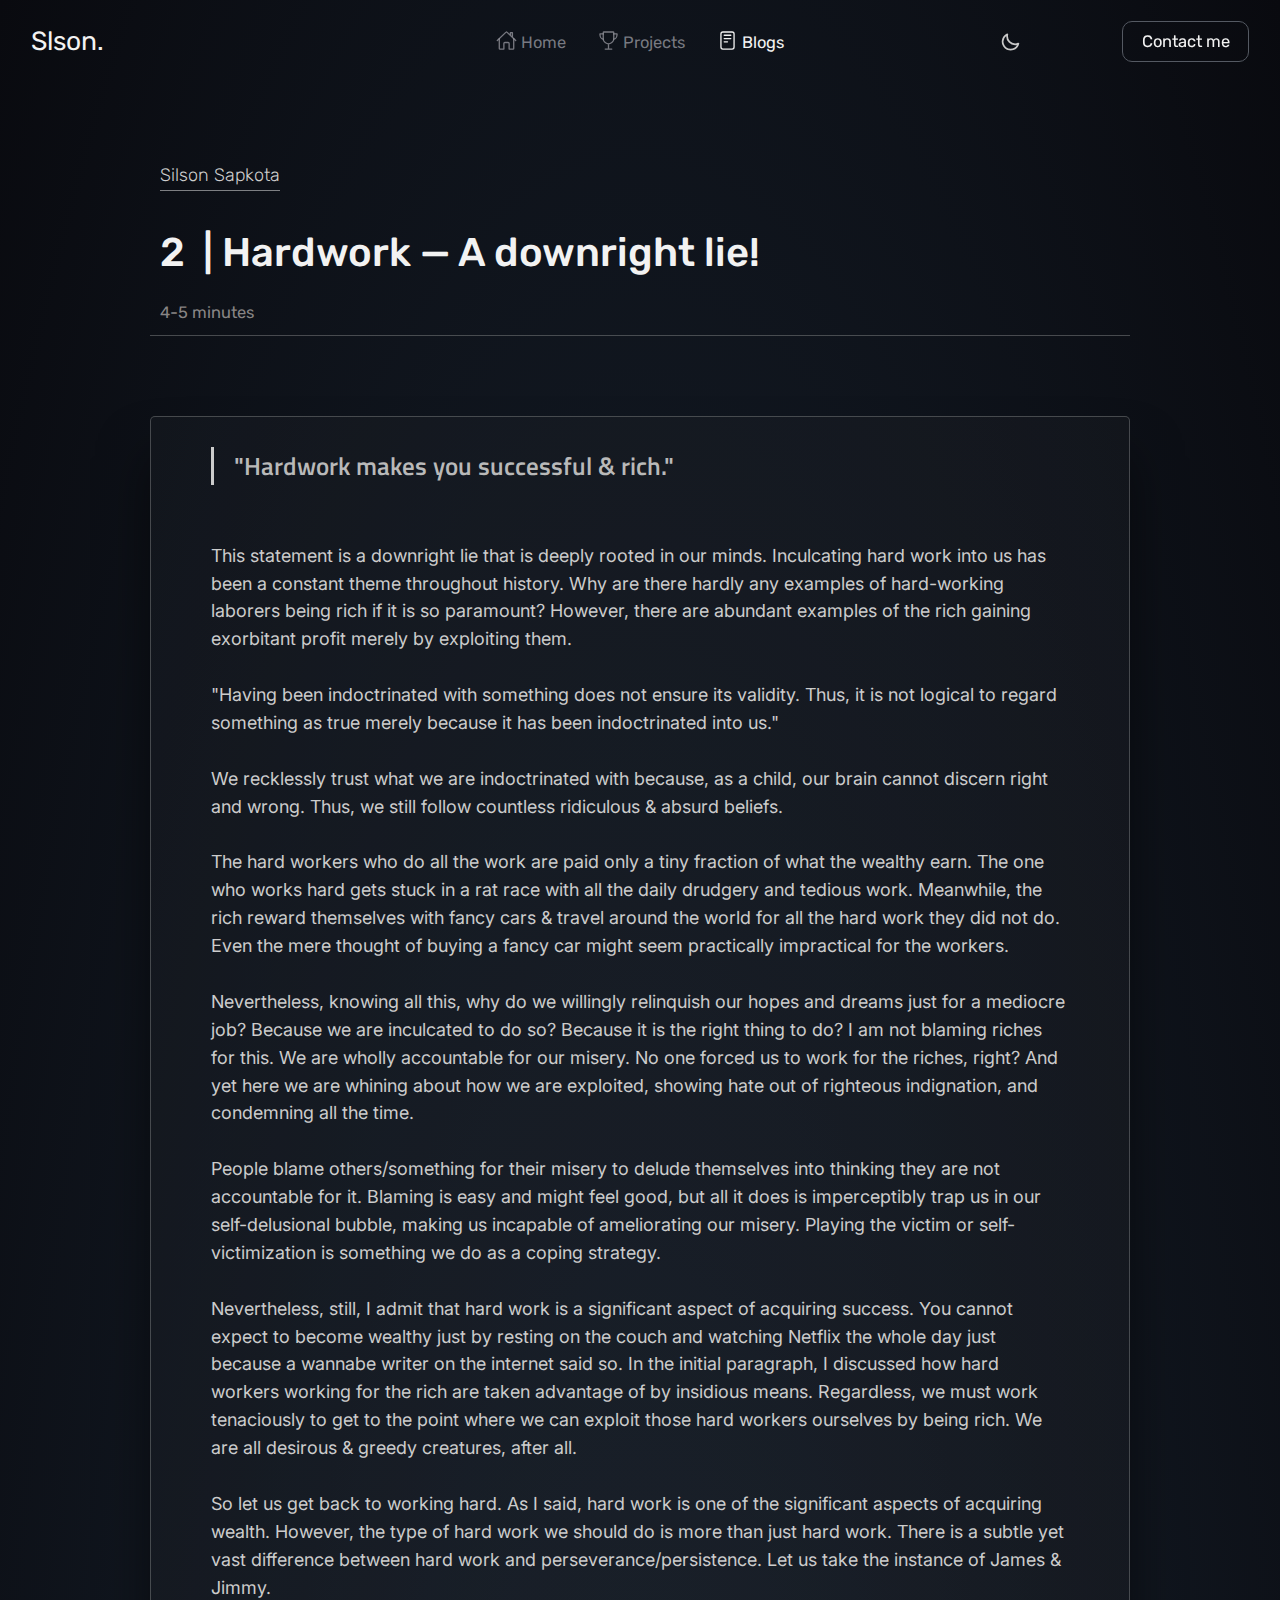
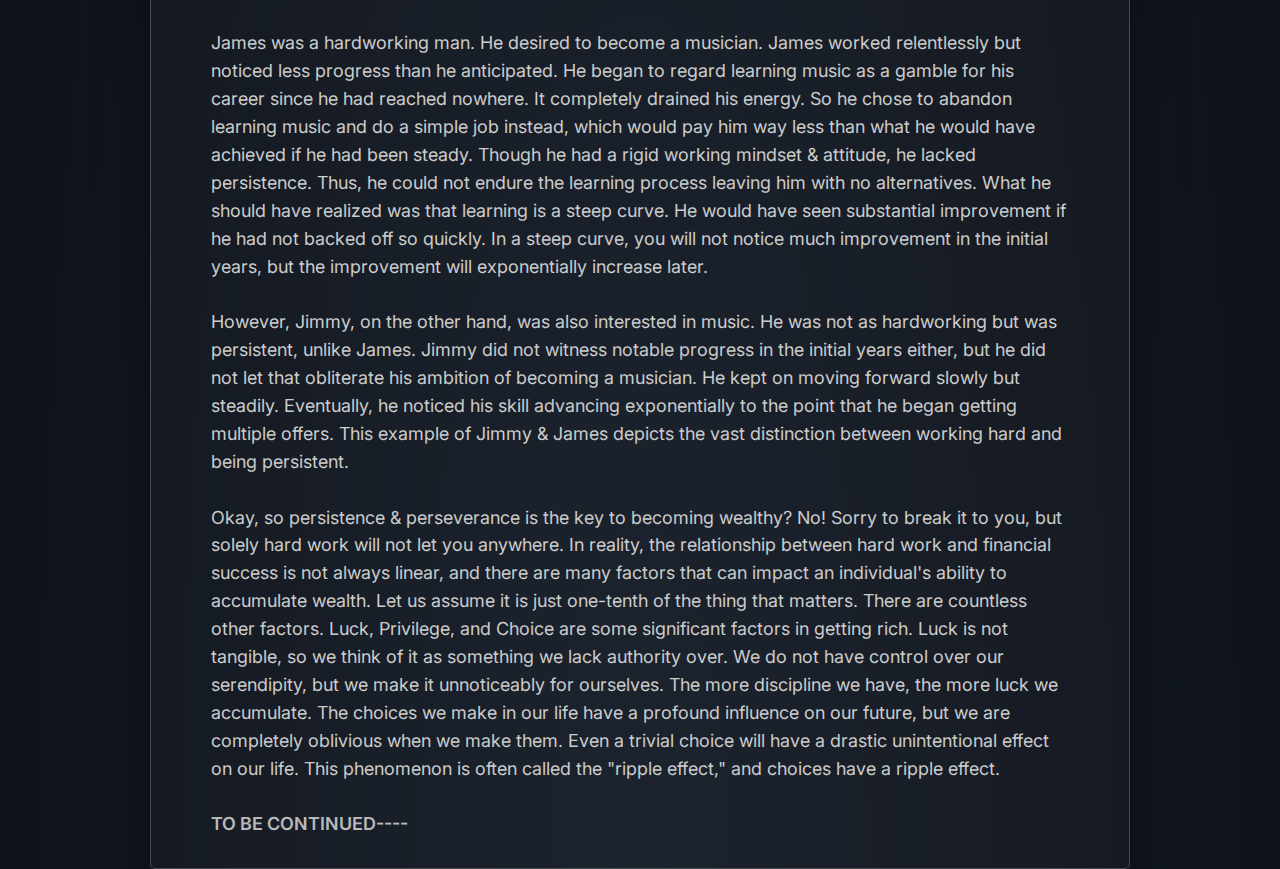
<file: posts/hardwork-a-downright-lie.html>
<!DOCTYPE html>
<html lang="en">
  <head>
    <meta charset="UTF-8" />
    <meta http-equiv="X-UA-Compatible" content="IE=edge" />
    <meta name="viewport" content="width=device-width, initial-scale=1.0" />
    <title>Blogs &mdash; Hardwork - A downright lie</title>

    <!-- Linking CSS -->
    <link rel="stylesheet" href="../css/posts.css" />

    <!-- Linking fonts -->
    <link rel="preconnect" href="https://fonts.googleapis.com" />
    <link rel="preconnect" href="https://fonts.gstatic.com" crossorigin />
    <link
      href="https://fonts.googleapis.com/css2?family=Rubik:wght@300;400;500;600;800&display=swap"
      rel="stylesheet"
    />

    <link rel="preconnect" href="https://fonts.googleapis.com" />
    <link rel="preconnect" href="https://fonts.gstatic.com" crossorigin />
    <link
      href="https://fonts.googleapis.com/css2?family=Titillium+Web:ital,wght@0,400;0,600;0,700;1,400;1,600&display=swap"
      rel="stylesheet"
    />

    <link rel="preconnect" href="https://fonts.googleapis.com" />
    <link rel="preconnect" href="https://fonts.gstatic.com" crossorigin />
    <link
      href="https://fonts.googleapis.com/css2?family=Inter:wght@300;400;500;600;700;900&display=swap"
      rel="stylesheet"
    />

    <!--Favicon-->
    <link
      rel="apple-touch-icon"
      sizes="180x180"
      href="../images/apple-touch-icon.png"
    />
    <link
      rel="icon"
      type="image/png"
      sizes="32x32"
      href="../images/favicon-32x32.png"
    />
    <link
      rel="icon"
      type="image/png"
      sizes="16x16"
      href="../images/favicon-16x16.png"
    />
    <link rel="manifest" href="/site.webmanifest" />
  </head>

  <body>
    <div class="grid-container">
      <header class="header">
        <h3 class="header__heading">Slson.</h3>

        <label for="toggle">&#9776;</label>
        <input type="checkbox" id="toggle" />

        <div class="header__nav">
          <a href="../index.html" class="header__nav-link"
            ><svg
              xmlns="http://www.w3.org/2000/svg"
              class="header__nav-icon"
              viewBox="0 0 512 512"
            >
              <title>Home</title>
              <path
                d="M80 212v236a16 16 0 0016 16h96V328a24 24 0 0124-24h80a24 24 0 0124 24v136h96a16 16 0 0016-16V212"
                fill="none"
                stroke="currentColor"
                stroke-linecap="round"
                stroke-linejoin="round"
                stroke-width="32"
              />
              <path
                d="M480 256L266.89 52c-5-5.28-16.69-5.34-21.78 0L32 256M400 179V64h-48v69"
                fill="none"
                stroke="currentColor"
                stroke-linecap="round"
                stroke-linejoin="round"
                stroke-width="32"
              />
            </svg>
            Home</a
          >
          <a
            href="https://sls0n.github.io/guessthenumber.github.io/"
            class="header__nav-link"
            ><svg
              xmlns="http://www.w3.org/2000/svg"
              class="header__nav-icon"
              viewBox="0 0 512 512"
            >
              <title>Projects</title>
              <path
                fill="none"
                stroke="currentColor"
                stroke-linecap="round"
                stroke-linejoin="round"
                stroke-width="32"
                d="M176 464h160M256 464V336M384 224c0-50.64-.08-134.63-.12-160a16 16 0 00-16-16l-223.79.26a16 16 0 00-16 15.95c0 30.58-.13 129.17-.13 159.79 0 64.28 83 112 128 112S384 288.28 384 224z"
              />
              <path
                d="M128 96H48v16c0 55.22 33.55 112 80 112M384 96h80v16c0 55.22-33.55 112-80 112"
                fill="none"
                stroke="currentColor"
                stroke-linecap="round"
                stroke-linejoin="round"
                stroke-width="32"
              />
            </svg>
            Projects</a
          >
          <a href="../blogs.html" class="header__nav-link"
            ><svg
              xmlns="http://www.w3.org/2000/svg"
              class="header__nav-icon"
              viewBox="0 0 512 512"
            >
              <title>Blogs</title>
              <rect
                x="96"
                y="48"
                width="320"
                height="416"
                rx="48"
                ry="48"
                fill="none"
                stroke="currentColor"
                stroke-linejoin="round"
                stroke-width="32"
              />
              <path
                fill="none"
                stroke="currentColor"
                stroke-linecap="round"
                stroke-linejoin="round"
                stroke-width="32"
                d="M176 128h160M176 208h160M176 288h80"
              />
            </svg>
            Blogs</a
          >
        </div>

        <div class="header__icon">
          <!-- <svg xmlns="http://www.w3.org/2000/svg" viewBox="0 0 24 24" class="header__icon-lightmd"><title>Toggle Particles</title><path d="M22,9.67A1,1,0,0,0,21.14,9l-5.69-.83L12.9,3a1,1,0,0,0-1.8,0L8.55,8.16,2.86,9a1,1,0,0,0-.81.68,1,1,0,0,0,.25,1l4.13,4-1,5.68a1,1,0,0,0,.4,1,1,1,0,0,0,1.05.07L12,18.76l5.1,2.68a.93.93,0,0,0,.46.12,1,1,0,0,0,.59-.19,1,1,0,0,0,.4-1l-1-5.68,4.13-4A1,1,0,0,0,22,9.67Zm-6.15,4a1,1,0,0,0-.29.89l.72,4.19-3.76-2a1,1,0,0,0-.94,0l-3.76,2,.72-4.19a1,1,0,0,0-.29-.89l-3-3,4.21-.61a1,1,0,0,0,.76-.55L12,5.7l1.88,3.82a1,1,0,0,0,.76.55l4.21.61Z"/></svg> -->

          <svg
            xmlns="http://www.w3.org/2000/svg"
            viewBox="0 0 24 24"
            class="header__icon-menu"
          >
            <title>Toggle Dark Mode</title>
            <path
              d="M21.64,13a1,1,0,0,0-1.05-.14,8.05,8.05,0,0,1-3.37.73A8.15,8.15,0,0,1,9.08,5.49a8.59,8.59,0,0,1,.25-2A1,1,0,0,0,8,2.36,10.14,10.14,0,1,0,22,14.05,1,1,0,0,0,21.64,13Zm-9.5,6.69A8.14,8.14,0,0,1,7.08,5.22v.27A10.15,10.15,0,0,0,17.22,15.63a9.79,9.79,0,0,0,2.1-.22A8.11,8.11,0,0,1,12.14,19.73Z"
            />
          </svg>
        </div>

        <button class="btn header__btn">Contact me</button>
      </header>

      <div class="heading">
        <h2 class="heading-3 heading-author">Silson Sapkota</h2>
      </div>

      <div class="heading">
        <h1 class="heading-2 heading-title">
          2 &nbsp;| Hardwork &mdash; A downright lie!
        </h1>

        <p class="paragraph paragraph-title">
          <span class="span-color"><br />4-5 minutes </span>
        </p>
      </div>

      <div class="content">
        <p class="content__paragraph">
          <span class="span-bold span-color2 span-font span-big span-border"
            >"Hardwork makes you successful & rich."</span
          >
          <br />
          <br />
          <br />
          This statement is a downright lie that is deeply rooted
          in our minds. Inculcating hard work into us has been a constant theme
          throughout history. Why are there hardly any examples of hard-working
          laborers being rich if it is so paramount? However, there are abundant
          examples of the rich gaining exorbitant profit merely by exploiting
          them. <br />
          <br />

          <span>
            "Having been indoctrinated with something does not ensure its
            validity. Thus, it is not logical to regard something as true merely
            because it has been indoctrinated into us."
          </span>
          <br /><br />

          We recklessly trust what we are indoctrinated with because, as a
          child, our brain cannot discern right and wrong. Thus, we still follow
          countless ridiculous & absurd beliefs. <br />
          <br />

          The hard workers who do all the work are paid only a tiny fraction of
          what the wealthy earn. The one who works hard gets stuck in a rat race
          with all the daily drudgery and tedious work. Meanwhile, the rich
          reward themselves with fancy cars & travel around the world for all
          the hard work they did not do. Even the mere thought of buying a fancy
          car might seem practically impractical for the workers.<br />
          <br />

          Nevertheless, knowing all this, why do we willingly relinquish our
          hopes and dreams just for a mediocre job? Because we are inculcated to
          do so? Because it is the right thing to do? I am not blaming riches
          for this. We are wholly accountable for our misery. No one forced us
          to work for the riches, right? And yet here we are whining about how
          we are exploited, showing hate out of righteous indignation, and
          condemning all the time. <br /><br />

          People blame others/something for their misery to delude themselves
          into thinking they are not accountable for it. Blaming is easy and
          might feel good, but all it does is imperceptibly trap us in our
          self-delusional bubble, making us incapable of ameliorating our
          misery. Playing the victim or self-victimization is something we do as
          a coping strategy.<br /><br />

          Nevertheless, still, I admit that hard work is a significant aspect of
          acquiring success. You cannot expect to become wealthy just by resting
          on the couch and watching Netflix the whole day just because a wannabe
          writer on the internet said so. In the initial paragraph, I discussed
          how hard workers working for the rich are taken advantage of by
          insidious means. Regardless, we must work tenaciously to get to the
          point where we can exploit those hard workers ourselves by being rich.
          We are all desirous & greedy creatures, after all.<br />
          <br />

          So let us get back to working hard. As I said, hard work is one of the
          significant aspects of acquiring wealth. However, the type of hard
          work we should do is more than just hard work. There is a subtle yet
          vast difference between hard work and perseverance/persistence. Let us
          take the instance of James & Jimmy. <br />
          <br />

          James was a hardworking man. He desired to become a musician. James
          worked relentlessly but noticed less progress than he anticipated. He
          began to regard learning music as a gamble for his career since he had
          reached nowhere. It completely drained his energy. So he chose to
          abandon learning music and do a simple job instead, which would pay
          him way less than what he would have achieved if he had been steady.
          Though he had a rigid working mindset & attitude, he lacked
          persistence. Thus, he could not endure the learning process leaving
          him with no alternatives. What he should have realized was that
          learning is a steep curve. He would have seen substantial improvement
          if he had not backed off so quickly. In a steep curve, you will not
          notice much improvement in the initial years, but the improvement will
          exponentially increase later.
          <br />
          <br />
          However, Jimmy, on the other hand, was also interested in music. He
          was not as hardworking but was persistent, unlike James. Jimmy did not
          witness notable progress in the initial years either, but he did not
          let that obliterate his ambition of becoming a musician. He kept on
          moving forward slowly but steadily. Eventually, he noticed his skill
          advancing exponentially to the point that he began getting multiple
          offers. This example of Jimmy & James depicts the vast distinction
          between working hard and being persistent.
          <br /><br />

          Okay, so persistence & perseverance is the key to becoming wealthy?
          No! Sorry to break it to you, but solely hard work will not let you
          anywhere. In reality, the relationship between hard work and financial
          success is not always linear, and there are many factors that can
          impact an individual's ability to accumulate wealth. Let us assume it
          is just one-tenth of the thing that matters. There are countless other
          factors. Luck, Privilege, and Choice are some significant factors in
          getting rich. Luck is not tangible, so we think of it as something we
          lack authority over. We do not have control over our serendipity, but
          we make it unnoticeably for ourselves. The more discipline we have,
          the more luck we accumulate. The choices we make in our life have a
          profound influence on our future, but we are completely oblivious when
          we make them. Even a trivial choice will have a drastic unintentional
          effect on our life. This phenomenon is often called the "ripple
          effect," and choices have a ripple effect.
          <br /><br />

          <span class="span-bold span-color2">TO BE CONTINUED---- </span>
        </p>
      </div>
    </div>
    <!-- <script type="text/javascript" src="vanilla-tilt.js"></script>
    <script>
        VanillaTilt.init(document.querySelectorAll(".post"),{
		max: 2,
		speed: 400,
        glare: true,
        "max-glare": .1,
	});
    </script> -->
  </body>
</html>
</file>
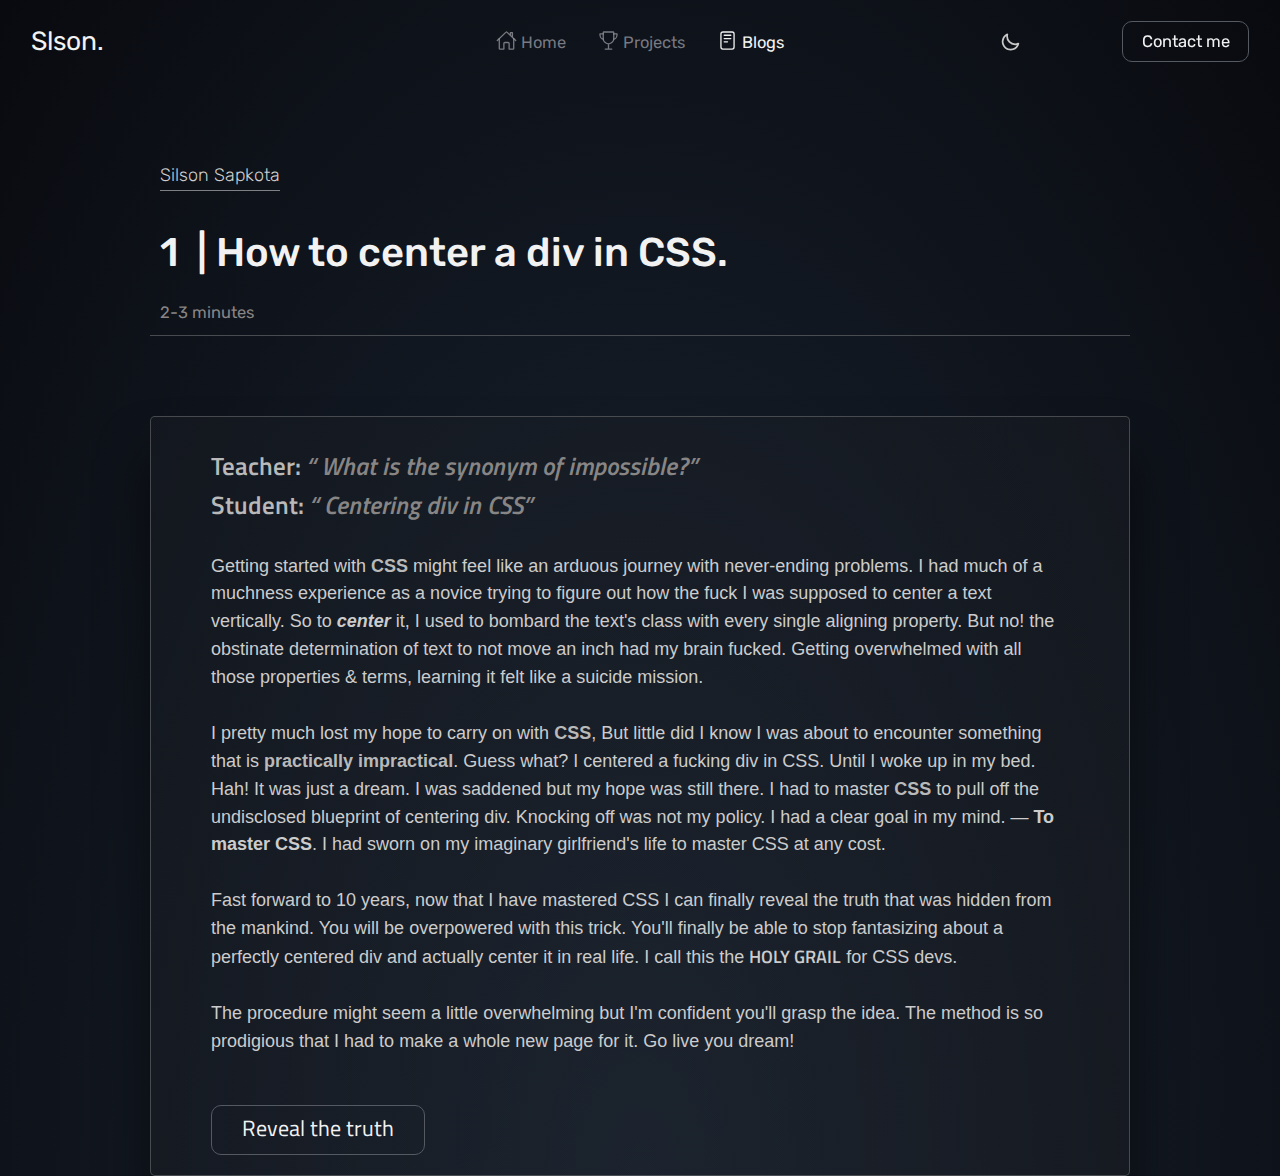
<file: posts/how-to-center-div-vertically-CSS.html>
<!DOCTYPE html>
<html lang="en">
<head>
    <meta charset="UTF-8">
    <meta http-equiv="X-UA-Compatible" content="IE=edge">
    <meta name="viewport" content="width=device-width, initial-scale=1.0">
    <title>Blogs &mdash; How to center div in CSS</title>

    <!-- Linking CSS -->
    <link rel="stylesheet" href="../css/posts.css">

    <!-- Linking fonts -->
    <link rel="preconnect" href="https://fonts.googleapis.com">
    <link rel="preconnect" href="https://fonts.gstatic.com" crossorigin>
    <link href="https://fonts.googleapis.com/css2?family=Rubik:wght@300;400;500;600;800&display=swap" rel="stylesheet">

    <link rel="preconnect" href="https://fonts.googleapis.com">
    <link rel="preconnect" href="https://fonts.gstatic.com" crossorigin>
    <link href="https://fonts.googleapis.com/css2?family=Titillium+Web:ital,wght@0,400;0,600;0,700;1,400;1,600&display=swap" rel="stylesheet"> 

    <!--Favicon-->
    <link
      rel="apple-touch-icon"
      sizes="180x180"
      href="../images/apple-touch-icon.png"
    />
    <link
      rel="icon"
      type="image/png"
      sizes="32x32"
      href="../images/favicon-32x32.png"
    />
    <link
      rel="icon"
      type="image/png"
      sizes="16x16"
      href="../images/favicon-16x16.png"
    />
    <link rel="manifest" href="/site.webmanifest" />



</head>

<body>
    <div class="grid-container">

        <header class="header">
            <h3 class="header__heading">Slson.</h3>

            <label for="toggle">&#9776;</label>
            <input type="checkbox" id="toggle">

            <div class="header__nav">
                <a href="../index.html" class="header__nav-link"><svg xmlns="http://www.w3.org/2000/svg" class="header__nav-icon" viewBox="0 0 512 512"><title>Home</title><path d="M80 212v236a16 16 0 0016 16h96V328a24 24 0 0124-24h80a24 24 0 0124 24v136h96a16 16 0 0016-16V212" fill="none" stroke="currentColor" stroke-linecap="round" stroke-linejoin="round" stroke-width="32"/><path d="M480 256L266.89 52c-5-5.28-16.69-5.34-21.78 0L32 256M400 179V64h-48v69" fill="none" stroke="currentColor" stroke-linecap="round" stroke-linejoin="round" stroke-width="32"/></svg> Home</a>
                <a href="https://sls0n.github.io/guessthenumber.github.io/" class="header__nav-link"><svg xmlns="http://www.w3.org/2000/svg" class="header__nav-icon" viewBox="0 0 512 512"><title>Projects</title><path fill="none" stroke="currentColor" stroke-linecap="round" stroke-linejoin="round" stroke-width="32" d="M176 464h160M256 464V336M384 224c0-50.64-.08-134.63-.12-160a16 16 0 00-16-16l-223.79.26a16 16 0 00-16 15.95c0 30.58-.13 129.17-.13 159.79 0 64.28 83 112 128 112S384 288.28 384 224z"/><path d="M128 96H48v16c0 55.22 33.55 112 80 112M384 96h80v16c0 55.22-33.55 112-80 112" fill="none" stroke="currentColor" stroke-linecap="round" stroke-linejoin="round" stroke-width="32"/></svg> Projects</a>
                <a href="../blogs.html" class="header__nav-link"><svg xmlns="http://www.w3.org/2000/svg" class="header__nav-icon" viewBox="0 0 512 512"><title>Blogs</title><rect x="96" y="48" width="320" height="416" rx="48" ry="48" fill="none" stroke="currentColor" stroke-linejoin="round" stroke-width="32"/><path fill="none" stroke="currentColor" stroke-linecap="round" stroke-linejoin="round" stroke-width="32" d="M176 128h160M176 208h160M176 288h80"/></svg> Blogs</a>
            </div>

            <div class="header__icon">
                <!-- <svg xmlns="http://www.w3.org/2000/svg" viewBox="0 0 24 24" class="header__icon-lightmd"><title>Toggle Particles</title><path d="M22,9.67A1,1,0,0,0,21.14,9l-5.69-.83L12.9,3a1,1,0,0,0-1.8,0L8.55,8.16,2.86,9a1,1,0,0,0-.81.68,1,1,0,0,0,.25,1l4.13,4-1,5.68a1,1,0,0,0,.4,1,1,1,0,0,0,1.05.07L12,18.76l5.1,2.68a.93.93,0,0,0,.46.12,1,1,0,0,0,.59-.19,1,1,0,0,0,.4-1l-1-5.68,4.13-4A1,1,0,0,0,22,9.67Zm-6.15,4a1,1,0,0,0-.29.89l.72,4.19-3.76-2a1,1,0,0,0-.94,0l-3.76,2,.72-4.19a1,1,0,0,0-.29-.89l-3-3,4.21-.61a1,1,0,0,0,.76-.55L12,5.7l1.88,3.82a1,1,0,0,0,.76.55l4.21.61Z"/></svg> -->

                <svg xmlns="http://www.w3.org/2000/svg" viewBox="0 0 24 24" class="header__icon-menu"><title>Toggle Dark Mode</title><path d="M21.64,13a1,1,0,0,0-1.05-.14,8.05,8.05,0,0,1-3.37.73A8.15,8.15,0,0,1,9.08,5.49a8.59,8.59,0,0,1,.25-2A1,1,0,0,0,8,2.36,10.14,10.14,0,1,0,22,14.05,1,1,0,0,0,21.64,13Zm-9.5,6.69A8.14,8.14,0,0,1,7.08,5.22v.27A10.15,10.15,0,0,0,17.22,15.63a9.79,9.79,0,0,0,2.1-.22A8.11,8.11,0,0,1,12.14,19.73Z"/></svg>
            </div>

            <button class="btn header__btn">Contact me</button>
        </header>

        <div class="heading">
            <h2 class="heading-3 heading-author"> Silson Sapkota</h2>
        </div>

        <div class="heading">
            <h1 class="heading-2 heading-title">
                1 &nbsp;|  How to center a div in CSS.
            </h1>

            <p class="paragraph paragraph-title">
                <span class="span-color"><br>2-3 minutes </span> 
            </p>
        </div>

        <div class="content">
            <p class="content__paragraph">
                <span class="span-bold span-color2 span-font span-big">Teacher:</span> <span class="span-font span-big span-italic span-bold span-color">&ldquo; What is the synonym of impossible?&rdquo;</span> <br> <span class="span-bold span-color2 span-font span-big">Student:</span> <span class=" span-big span-font span-italic span-bold span-color">&ldquo; Centering div in CSS&rdquo;</span> <br> <br>

                Getting started with <span class="span-bold span-color2">CSS</span> might feel like an arduous journey with never-ending problems. I had much of a muchness experience as a novice trying to figure out how the fuck I was supposed to center a text vertically. So to <span class="span-bold span-italic">center</span> it, I used to bombard the text's class with every single aligning property. But no! the obstinate determination of text to not move an inch had my brain fucked. Getting overwhelmed with all those properties & terms, learning it felt like a suicide mission. <br><br>

                I pretty much lost my hope to carry on with <span class="span-bold span-color2">CSS</span>, But little did I know I was about to encounter something that is <span class="span-bold span-color2">practically impractical</span>. Guess what? I centered a fucking div in CSS. Until I woke up in my bed. Hah! It was just a dream. I was saddened but my hope was still there. I had to master <span class="span-bold span-color2">CSS</span> to pull off the undisclosed blueprint of centering div. Knocking off was not my policy. I had a clear goal in my mind. &mdash; <span class="span-bold span-colo2">To master CSS</span>. I had sworn on my imaginary girlfriend's life to master CSS at any cost.<br><br>
                
                Fast forward to 10 years, now that I have mastered CSS I can finally reveal the truth that was hidden from the mankind. You will be <spanclass="span-bold span-color2">overpowered</span> with this trick. You'll finally be able to stop fantasizing about a perfectly centered div and actually center it in real life. I call this the <span class="span-bold span-font">HOLY GRAIL</span> for CSS devs.<br><br> 

                The procedure might seem a little overwhelming but I'm confident you'll grasp the idea. The method is so prodigious that I had to make a whole new page for it. Go live you dream!  <br> <br> <br>
                
                <a href="https://www.youtube.com/watch?v=dQw4w9WgXcQ" target="_blank" class="btn content__btn">
                    <span class="buttontext span-font">Reveal the truth</span>
                </a>

                <br>

                
            </p>
        </div>

    </div>
    <!-- <script type="text/javascript" src="vanilla-tilt.js"></script>
    <script>
        VanillaTilt.init(document.querySelectorAll(".post"),{
		max: 2,
		speed: 400,
        glare: true,
        "max-glare": .1,
	});
    </script> -->
</body>
</html>
</file>
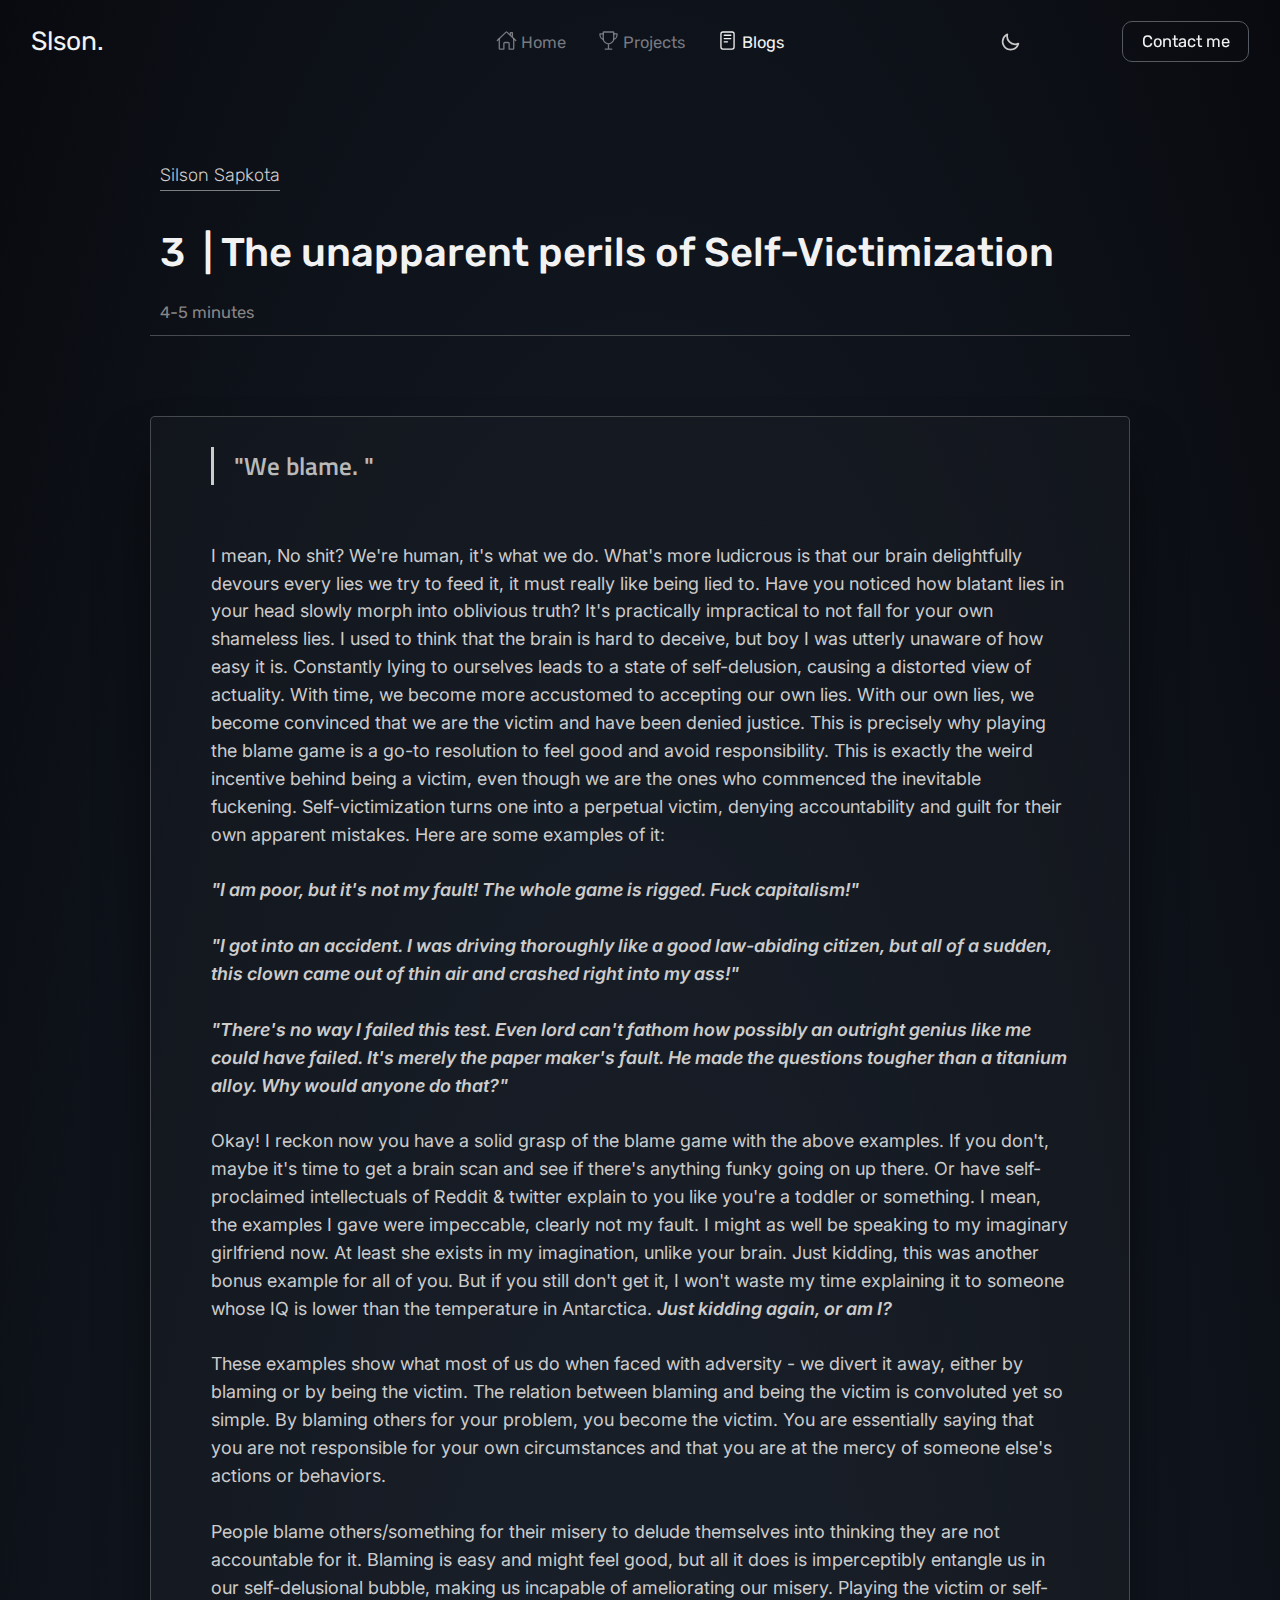
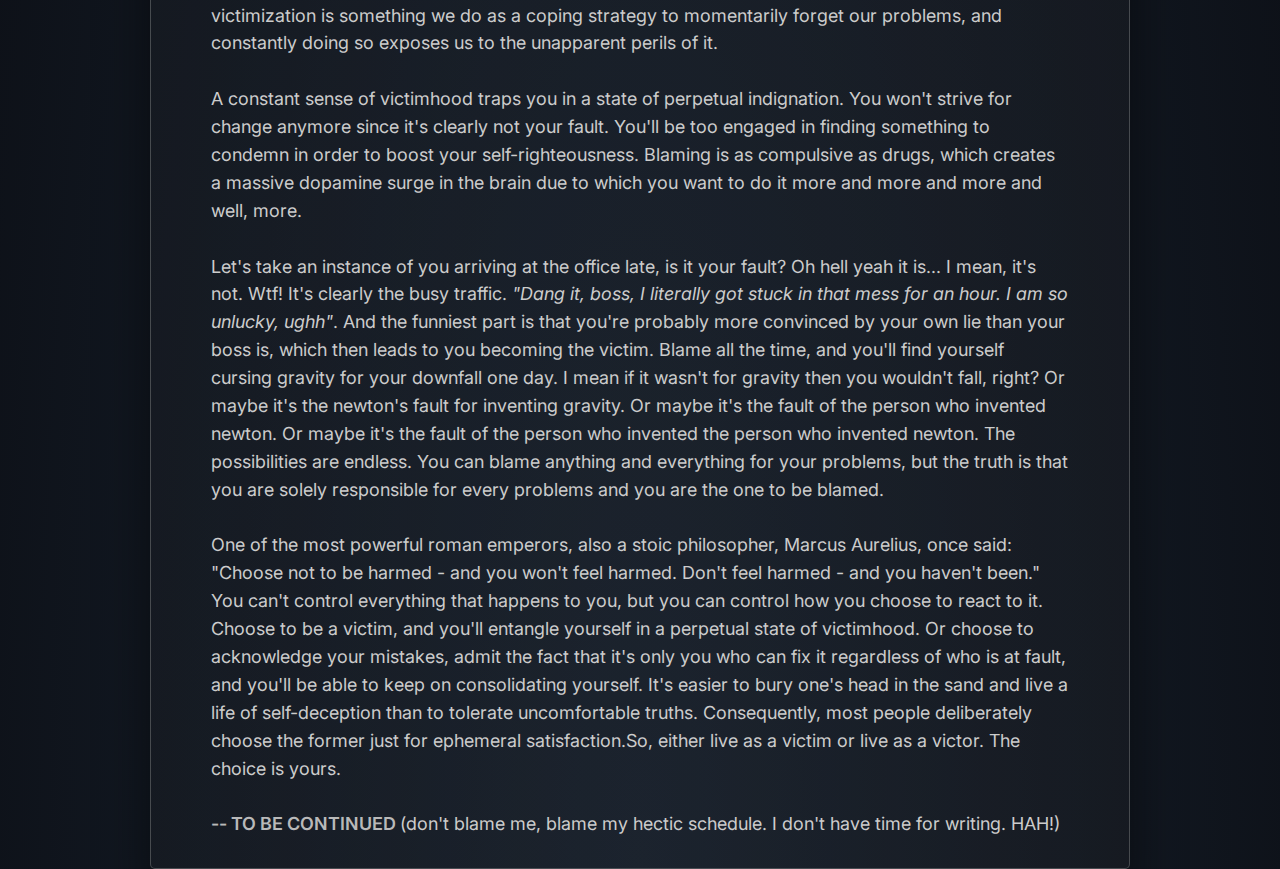
<file: posts/unapparent-perils-of-self-victimization.html>
<!DOCTYPE html>
<html lang="en">
  <head>
    <meta charset="UTF-8" />
    <meta http-equiv="X-UA-Compatible" content="IE=edge" />
    <meta name="viewport" content="width=device-width, initial-scale=1.0" />
    <title>Blogs &mdash; The unapparent perils of Self-Victimization</title>

    <!-- Linking CSS -->
    <link rel="stylesheet" href="../css/posts.css" />

    <!-- Linking fonts -->
    <link rel="preconnect" href="https://fonts.googleapis.com" />
    <link rel="preconnect" href="https://fonts.gstatic.com" crossorigin />
    <link
      href="https://fonts.googleapis.com/css2?family=Rubik:wght@300;400;500;600;800&display=swap"
      rel="stylesheet"
    />

    <link rel="preconnect" href="https://fonts.googleapis.com" />
    <link rel="preconnect" href="https://fonts.gstatic.com" crossorigin />
    <link
      href="https://fonts.googleapis.com/css2?family=Titillium+Web:ital,wght@0,400;0,600;0,700;1,400;1,600&display=swap"
      rel="stylesheet"
    />

    <link rel="preconnect" href="https://fonts.googleapis.com" />
    <link rel="preconnect" href="https://fonts.gstatic.com" crossorigin />
    <link
      href="https://fonts.googleapis.com/css2?family=Inter:wght@300;400;500;600;700;900&display=swap"
      rel="stylesheet"
    />

    <!--Favicon-->
    <link
      rel="apple-touch-icon"
      sizes="180x180"
      href="../images/apple-touch-icon.png"
    />
    <link
      rel="icon"
      type="image/png"
      sizes="32x32"
      href="../images/favicon-32x32.png"
    />
    <link
      rel="icon"
      type="image/png"
      sizes="16x16"
      href="../images/favicon-16x16.png"
    />
    <link rel="manifest" href="/site.webmanifest" />
  </head>

  <body>
    <div class="grid-container">
      <header class="header">
        <h3 class="header__heading">Slson.</h3>

        <label for="toggle">&#9776;</label>
        <input type="checkbox" id="toggle" />

        <div class="header__nav">
          <a href="../index.html" class="header__nav-link"
            ><svg
              xmlns="http://www.w3.org/2000/svg"
              class="header__nav-icon"
              viewBox="0 0 512 512"
            >
              <title>Home</title>
              <path
                d="M80 212v236a16 16 0 0016 16h96V328a24 24 0 0124-24h80a24 24 0 0124 24v136h96a16 16 0 0016-16V212"
                fill="none"
                stroke="currentColor"
                stroke-linecap="round"
                stroke-linejoin="round"
                stroke-width="32"
              />
              <path
                d="M480 256L266.89 52c-5-5.28-16.69-5.34-21.78 0L32 256M400 179V64h-48v69"
                fill="none"
                stroke="currentColor"
                stroke-linecap="round"
                stroke-linejoin="round"
                stroke-width="32"
              />
            </svg>
            Home</a
          >
          <a
            href="https://sls0n.github.io/guessthenumber.github.io/"
            class="header__nav-link"
            ><svg
              xmlns="http://www.w3.org/2000/svg"
              class="header__nav-icon"
              viewBox="0 0 512 512"
            >
              <title>Projects</title>
              <path
                fill="none"
                stroke="currentColor"
                stroke-linecap="round"
                stroke-linejoin="round"
                stroke-width="32"
                d="M176 464h160M256 464V336M384 224c0-50.64-.08-134.63-.12-160a16 16 0 00-16-16l-223.79.26a16 16 0 00-16 15.95c0 30.58-.13 129.17-.13 159.79 0 64.28 83 112 128 112S384 288.28 384 224z"
              />
              <path
                d="M128 96H48v16c0 55.22 33.55 112 80 112M384 96h80v16c0 55.22-33.55 112-80 112"
                fill="none"
                stroke="currentColor"
                stroke-linecap="round"
                stroke-linejoin="round"
                stroke-width="32"
              />
            </svg>
            Projects</a
          >
          <a href="../blogs.html" class="header__nav-link"
            ><svg
              xmlns="http://www.w3.org/2000/svg"
              class="header__nav-icon"
              viewBox="0 0 512 512"
            >
              <title>Blogs</title>
              <rect
                x="96"
                y="48"
                width="320"
                height="416"
                rx="48"
                ry="48"
                fill="none"
                stroke="currentColor"
                stroke-linejoin="round"
                stroke-width="32"
              />
              <path
                fill="none"
                stroke="currentColor"
                stroke-linecap="round"
                stroke-linejoin="round"
                stroke-width="32"
                d="M176 128h160M176 208h160M176 288h80"
              />
            </svg>
            Blogs</a
          >
        </div>

        <div class="header__icon">
          <!-- <svg xmlns="http://www.w3.org/2000/svg" viewBox="0 0 24 24" class="header__icon-lightmd"><title>Toggle Particles</title><path d="M22,9.67A1,1,0,0,0,21.14,9l-5.69-.83L12.9,3a1,1,0,0,0-1.8,0L8.55,8.16,2.86,9a1,1,0,0,0-.81.68,1,1,0,0,0,.25,1l4.13,4-1,5.68a1,1,0,0,0,.4,1,1,1,0,0,0,1.05.07L12,18.76l5.1,2.68a.93.93,0,0,0,.46.12,1,1,0,0,0,.59-.19,1,1,0,0,0,.4-1l-1-5.68,4.13-4A1,1,0,0,0,22,9.67Zm-6.15,4a1,1,0,0,0-.29.89l.72,4.19-3.76-2a1,1,0,0,0-.94,0l-3.76,2,.72-4.19a1,1,0,0,0-.29-.89l-3-3,4.21-.61a1,1,0,0,0,.76-.55L12,5.7l1.88,3.82a1,1,0,0,0,.76.55l4.21.61Z"/></svg> -->

          <svg
            xmlns="http://www.w3.org/2000/svg"
            viewBox="0 0 24 24"
            class="header__icon-menu"
          >
            <title>Toggle Dark Mode</title>
            <path
              d="M21.64,13a1,1,0,0,0-1.05-.14,8.05,8.05,0,0,1-3.37.73A8.15,8.15,0,0,1,9.08,5.49a8.59,8.59,0,0,1,.25-2A1,1,0,0,0,8,2.36,10.14,10.14,0,1,0,22,14.05,1,1,0,0,0,21.64,13Zm-9.5,6.69A8.14,8.14,0,0,1,7.08,5.22v.27A10.15,10.15,0,0,0,17.22,15.63a9.79,9.79,0,0,0,2.1-.22A8.11,8.11,0,0,1,12.14,19.73Z"
            />
          </svg>
        </div>

        <button class="btn header__btn">Contact me</button>
      </header>

      <div class="heading">
        <h2 class="heading-3 heading-author">Silson Sapkota</h2>
      </div>

      <div class="heading">
        <h1 class="heading-2 heading-title">
          3 &nbsp;| The unapparent perils of Self-Victimization
        </h1>

        <p class="paragraph paragraph-title">
          <span class="span-color"><br />4-5 minutes </span>
        </p>
      </div>

      <div class="content">
        <p class="content__paragraph">
          <span class="span-bold span-color2 span-font span-big span-border"
            >"We blame. "</span
          >
          <br />
          <br />
          <br />
          I mean, No shit? We're human, it's what we do. What's more ludicrous
          is that our brain delightfully devours every lies we try to feed it,
          it must really like being lied to. Have you noticed how blatant lies
          in your head slowly morph into oblivious truth? It's practically
          impractical to not fall for your own shameless lies. I used to think
          that the brain is hard to deceive, but boy I was utterly unaware of
          how easy it is. Constantly lying to ourselves leads to a state of
          self-delusion, causing a distorted view of actuality. With time, we
          become more accustomed to accepting our own lies. With our own lies,
          we become convinced that we are the victim and have been denied
          justice. This is precisely why playing the blame game is a go-to
          resolution to feel good and avoid responsibility. This is exactly the
          weird incentive behind being a victim, even though we are the ones who
          commenced the inevitable fuckening. Self-victimization turns one into
          a perpetual victim, denying accountability and guilt for their own
          apparent mistakes. Here are some examples of it:
          <br />
          <br />

          <span class="span-italic span-bold">
            "I am poor, but it's not my fault! The whole game is rigged. Fuck
            capitalism!"
          </span>
          <br /><br />

          <span class="span-italic span-bold">
            "I got into an accident. I was driving thoroughly like a good
            law-abiding citizen, but all of a sudden, this clown came out of
            thin air and crashed right into my ass!"
          </span>
          <br /><br />

          <span class="span-italic span-bold">
            "There's no way I failed this test. Even lord can't fathom how
            possibly an outright genius like me could have failed. It's merely
            the paper maker's fault. He made the questions tougher than a
            titanium alloy. Why would anyone do that?"
          </span>
          <br /><br />

          Okay! I reckon now you have a solid grasp of the blame game with the
          above examples. If you don't, maybe it's time to get a brain scan and
          see if there's anything funky going on up there. Or have
          self-proclaimed intellectuals of Reddit & twitter explain to you like
          you're a toddler or something. I mean, the examples I gave were
          impeccable, clearly not my fault. I might as well be speaking to my
          imaginary girlfriend now. At least she exists in my imagination,
          unlike your brain. Just kidding, this was another bonus example for
          all of you. But if you still don't get it, I won't waste my time
          explaining it to someone whose IQ is lower than the temperature in
          Antarctica.
          <span class="span-italic span-bold"
            >Just kidding again, or am I?
          </span>
          <br />
          <br />

          These examples show what most of us do when faced with adversity - we
          divert it away, either by blaming or by being the victim. The relation
          between blaming and being the victim is convoluted yet so simple. By
          blaming others for your problem, you become the victim. You are
          essentially saying that you are not responsible for your own
          circumstances and that you are at the mercy of someone else's actions
          or behaviors.<br />
          <br />

          People blame others/something for their misery to delude themselves
          into thinking they are not accountable for it. Blaming is easy and
          might feel good, but all it does is imperceptibly entangle us in our
          self-delusional bubble, making us incapable of ameliorating our
          misery. Playing the victim or self-victimization is something we do as
          a coping strategy to momentarily forget our problems, and constantly
          doing so exposes us to the unapparent perils of it.<br /><br />

          A constant sense of victimhood traps you in a state of perpetual
          indignation. You won't strive for change anymore since it's clearly
          not your fault. You'll be too engaged in finding something to condemn
          in order to boost your self-righteousness. Blaming is as compulsive as
          drugs, which creates a massive dopamine surge in the brain due to
          which you want to do it more and more and more and well, more.<br /><br />

          Let's take an instance of you arriving at the office late, is it your
          fault? Oh hell yeah it is... I mean, it's not. Wtf! It's clearly the
          busy traffic.
          <span class="span-italic"
            >"Dang it, boss, I literally got stuck in that mess for an hour. I
            am so unlucky, ughh"</span
          >. And the funniest part is that you're probably more convinced by
          your own lie than your boss is, which then leads to you becoming the
          victim. Blame all the time, and you'll find yourself cursing gravity
          for your downfall one day. I mean if it wasn't for gravity then you
          wouldn't fall, right? Or maybe it's the newton's fault for inventing
          gravity. Or maybe it's the fault of the person who invented newton. Or
          maybe it's the fault of the person who invented the person who
          invented newton. The possibilities are endless. You can blame anything
          and everything for your problems, but the truth is that you are solely
          responsible for every problems and you are the one to be blamed.

          <br /><br />
          One of the most powerful roman emperors, also a stoic philosopher,
          Marcus Aurelius, once said: "Choose not to be harmed - and you won't
          feel harmed. Don't feel harmed - and you haven't been." You can't
          control everything that happens to you, but you can control how you
          choose to react to it. Choose to be a victim, and you'll entangle
          yourself in a perpetual state of victimhood. Or choose to acknowledge
          your mistakes, admit the fact that it's only you who can fix it
          regardless of who is at fault, and you'll be able to keep on
          consolidating yourself. It's easier to bury one's head in the sand and live a life of self-deception than to tolerate uncomfortable truths. Consequently, most people deliberately choose the former just for ephemeral satisfaction.So, either live as a victim or live as a victor. The
          choice is yours.

          <br />
          <br />

          <span class="span-bold span-color2">-- TO BE CONTINUED </span>
          (don't blame me, blame my hectic schedule. I don't have time for
          writing. HAH!)
        </p>
      </div>
    </div>
    <!-- <script type="text/javascript" src="vanilla-tilt.js"></script>
    <script>
        VanillaTilt.init(document.querySelectorAll(".post"),{
		max: 2,
		speed: 400,
        glare: true,
        "max-glare": .1,
	});
    </script> -->
  </body>
</html>
</file>
<file: css/main.css>
/*
0 - 600px :    Phone
600 - 900px :    Tablet Potrait
900 - 1200px :    Tablet Landscape
1200 - 1800px :   [This is where out normal effect will apply]
1800px+       :    Big Desktop
*/
.about {
  grid-column: full-start/full-end;
  grid-row: 4/5;
  max-width: 100vw;
  font-size: 3rem;
  color: #f2f2f2;
  background-image: linear-gradient(rgba(27, 31, 38, 0.7), rgba(30, 31, 36, 0.7));
  z-index: 25;
  min-height: 50rem;
  padding: 3rem 6rem;
  box-shadow: 0 4rem 5rem rgba(3, 3, 3, 0.3);
  display: flex;
  justify-content: center;
  border-radius: 0.8rem;
}
@media (max-width: 75em) {
  .about {
    min-height: 40rem;
  }
}
@media (max-width: 56.25em) {
  .about {
    min-height: 30rem;
  }
}
.about__heading {
  margin-bottom: 1.5rem;
  text-align: start;
}
@media (max-width: 56.25em) {
  .about__heading {
    font-size: 2.4rem !important;
  }
}
.about__paragraph {
  text-align: center;
  font-size: 1.8rem !important;
}
.about__content {
  display: flex;
  align-items: center;
  justify-content: center;
}
.about__btn {
  font-size: 1.8rem !important;
  display: inline-block;
  font-weight: 400;
  text-decoration: none;
  color: rgba(242, 242, 242, 0.5568627451);
  transition: all 0.3s;
}
.about__btn:hover {
  color: #f2f2f2;
}
.about__textbox {
  display: flex;
  flex-wrap: wrap;
  align-items: center;
  gap: 4rem;
}
.about__textbox .paragraph {
  text-align: start;
  max-width: 100vw;
  font-size: 1.7rem;
}
@media (max-width: 75em) {
  .about__textbox .paragraph {
    font-size: 1.5rem !important;
  }
}
@media (max-width: 56.25em) {
  .about__textbox .paragraph {
    font-size: 1.3rem !important;
  }
}
@media (max-width: 37.5em) {
  .about__textbox .paragraph {
    font-size: 1rem !important;
  }
}
@media (max-width: 27.5em) {
  .about__textbox .paragraph {
    font-size: 0.9rem !important;
  }
}

.aboutme {
  flex-basis: 70%;
}
@media (max-width: 59.25em) {
  .aboutme {
    flex: 1;
  }
}

.picbox {
  flex: 1;
  background: linear-gradient(rgba(27, 31, 38, 0.6), rgba(27, 31, 38, 0.6)), url(../images/hacker.jpg);
  width: 100%;
  height: 35rem;
  background-size: cover;
  background-repeat: no-repeat;
  background-position: center;
}
@media (max-width: 75em) {
  .picbox {
    height: 32rem;
  }
}
@media (max-width: 59.25em) {
  .picbox {
    display: none;
  }
}

* {
  padding: 0;
  margin: 0;
}
*::-moz-selection {
  background-color: #333;
}
*::selection {
  background-color: #333;
}

*,
*::before,
*::after {
  box-sizing: inherit;
}

html {
  box-sizing: border-box;
  font-size: 62.5%;
}
@media (max-width: 75em) {
  html {
    font-size: 60%;
  }
}
@media (max-width: 46.3125em) {
  html {
    font-size: 58%;
  }
}
@media (max-width: 37.5em) {
  html {
    font-size: 55%;
  }
}
@media (max-width: 27.5em) {
  html {
    font-size: 50%;
  }
}
@media (max-width: 31.25em) {
  html {
    font-size: 45%;
  }
}
@media (max-width: 28.12em) {
  html {
    font-size: 43%;
  }
}
@media (max-width: 26em) {
  html {
    font-size: 35%;
  }
}

body {
  max-width: 100vw;
  font-family: "Rubik", sans-serif;
  font-weight: 400;
  line-height: 1.6;
  -webkit-font-smoothing: antialiased;
  overflow-x: hidden;
}

::-webkit-scrollbar {
  width: 1.2rem;
}

::-webkit-scrollbar-track {
  background-color: rgba(27, 31, 38, 0.8);
}

::-webkit-scrollbar-thumb {
  background-color: rgba(242, 242, 242, 0.8);
  border-radius: 1rem;
}

.grid-container {
  display: grid;
  grid-template-rows: 8rem 80vh repeat(4, -webkit-min-content);
  grid-template-rows: 8rem 80vh repeat(4, min-content);
  grid-template-columns: [full-start] minmax(6rem, 1fr) [center-start] repeat(8, [col-start] minmax(-webkit-min-content, 14rem) [col-end]) [center-end] minmax(6rem, 1fr) [full-end];
  grid-template-columns: [full-start] minmax(6rem, 1fr) [center-start] repeat(8, [col-start] minmax(min-content, 14rem) [col-end]) [center-end] minmax(6rem, 1fr) [full-end];
  max-width: 100vw;
}

.contact {
  grid-column: full-start/full-end;
  grid-row: 5/6;
  margin-top: 12rem;
  z-index: 26;
}
.contact__box {
  padding: 3rem 6rem;
  border-radius: 0.8rem;
  min-height: 60rem;
}

.footer {
  grid-column: full-start/full-end;
  grid-row: 6/7;
  z-index: 100000;
  padding: 2.5rem;
  font-size: 1.6rem;
  color: #f2f2f2;
  font-family: inherit;
  text-transform: uppercase;
  background-image: linear-gradient(#1b1f26, #1e1f24);
}
.footer .temp {
  text-align: center;
}

.header {
  grid-column: full-start/full-end;
  grid-row: 1/2;
  padding: 2.1rem 3.1rem;
  display: grid;
  grid-template-columns: 1fr 1fr 1fr;
  z-index: 10000;
  transition: transform 1s, opacity 1s;
}
.header__sticky {
  position: fixed;
  background-color: rgba(28, 31, 37, 0.99);
  width: 100vw;
  -webkit-backdrop-filter: blur(3.5px);
          backdrop-filter: blur(3.5px);
  box-shadow: 0 4rem 5rem rgba(3, 3, 3, 0.3);
}
.header__heading {
  grid-row: 1/2;
  justify-self: flex-start;
  color: #f2f2f2;
  font-size: 2.64rem;
  font-weight: 400;
  cursor: pointer;
  z-index: 10;
}
.header__nav {
  grid-row: 1/2;
  justify-self: center;
  align-self: center;
  z-index: 10;
}
.header__nav-link {
  color: #f2f2f2;
  font-size: 1.65rem;
  text-decoration: none;
  z-index: 10;
}
.header__nav-link:not(:last-child) {
  margin-right: 2.97rem;
}
.header__nav-link:not(:first-child) {
  color: rgba(155, 156, 163, 0.7529411765);
}
.header__nav-icon {
  width: 2.1rem;
  height: 2.1rem;
  fill: #c9c9c9;
  transform: translateY(3px);
  z-index: 10;
}
@media (max-width: 75em) {
  .header__nav-icon {
    width: 1.9rem;
    height: 1.9rem;
  }
}
@media (max-width: 56.25em) {
  .header__nav-icon {
    width: 1.8rem;
    height: 1.8rem;
  }
}
.header__icon {
  z-index: 10;
  grid-row: 1/2;
  grid-column: 3/4;
  justify-self: center;
  align-self: center;
  cursor: pointer;
}
.header__icon-lightmd {
  transform: translateY(3.5px) translateX(-5rem);
  width: 2.1rem;
  height: 2.1rem;
  fill: #c9c9c9;
  transition: all 0.3s;
}
@media (max-width: 75em) {
  .header__icon-lightmd {
    width: 1.9rem;
    height: 1.9rem;
    transform: translateY(2.5px) translateX(-5.2rem);
  }
}
@media (max-width: 56.25em) {
  .header__icon-lightmd {
    width: 1.8rem;
    height: 1.8rem;
    transform: translateY(2.4px) translateX(-5.1rem);
    display: none;
    visibility: hidden;
  }
}
.header__icon-lightmd:hover {
  fill: #fff;
}
.header__icon-menu {
  transform: translateY(3.5px) translateX(-5rem);
  z-index: 10;
  width: 2.1rem;
  height: 2.1rem;
  fill: #c9c9c9;
  color: #c9c9c9;
  transition: all 0.3s;
  margin-left: 2.97rem;
}
@media (max-width: 75em) {
  .header__icon-menu {
    width: 1.9rem;
    height: 1.9rem;
    transform: translateY(2.5px) translateX(-5.2rem);
  }
}
@media (max-width: 56.25em) {
  .header__icon-menu {
    width: 1.8rem;
    height: 1.8rem;
    transform: translateY(2.4px) translateX(-5.1rem);
    display: none;
    visibility: hidden;
  }
}
.header__icon-menu:hover {
  fill: #fff;
  color: #fff;
}
.header__btn {
  z-index: 10;
  grid-row: 1/2;
  grid-column: 3/4;
  justify-self: flex-end;
}
@media (max-width: 56.25em) {
  .header__btn {
    display: none;
    visibility: hidden;
  }
}
.header__btn:hover {
  color: #333;
  background-color: #f2f2f2;
  border: 1px solid #f2f2f2;
}
.header__btn:active {
  transform: translateY(2px);
}

.none {
  display: none;
}

.main {
  grid-column: center-start/center-end;
  grid-row: 2/3;
  margin: 13.2rem auto;
  z-index: 10;
}
.main__paragraph {
  white-space: nowrap;
}
.main__silson {
  font-weight: 600;
  color: #838b9e;
  transition: all 0.3s;
}
.main__silson:hover {
  color: #9baed3;
}
.main__btn1 {
  font-family: inherit;
  padding: 0.9rem 1.65rem;
  font-size: 1.75rem;
  background-color: transparent;
  -webkit-backdrop-filter: blur(2px);
          backdrop-filter: blur(2px);
  color: #f2f2f2;
  border: 1px solid rgba(105, 108, 110, 0.4);
  border-radius: 1rem;
  transition: all 0.3s;
  cursor: pointer;
  z-index: 10;
  text-decoration: none;
}
.main__btn1:hover {
  background-color: rgba(105, 108, 110, 0.3);
  border: 1px solid rgba(105, 108, 110, 0.3);
}
.main__btn1:active {
  transform: scale(1.05);
}
.main__btn2 {
  text-decoration: none;
  font-family: inherit;
  padding: 0.9rem 1.65rem;
  font-size: 1.75rem;
  background-color: rgba(105, 108, 110, 0.3);
  -webkit-backdrop-filter: blur(2px);
          backdrop-filter: blur(2px);
  border: 1px solid rgba(105, 108, 110, 0.3);
  color: #f2f2f2;
  border-radius: 1rem;
  transition: all 0.3s;
  cursor: pointer;
  z-index: 10;
}
.main__btn2:hover {
  background-color: transparent;
  color: #f2f2f2;
  border: 1px solid rgba(105, 108, 110, 0.3);
}
.main__btn2:active {
  transform: scale(1.05);
}
.main__button-box {
  display: flex;
  justify-content: center;
}

label {
  font-size: 2.35rem;
  color: #f2f2f2;
  display: none;
  grid-row: 1/2;
  grid-column: 4/5;
  transition: all 0.3s;
}
label:active {
  transform: scale(1.5);
}

#toggle {
  display: none;
}

@media (max-width: 900px) {
  label {
    display: block;
    cursor: pointer;
    z-index: 20;
  }
  .header__nav {
    position: fixed;
    top: 0%;
    right: 0%;
    display: none;
  }
  .header__nav-link {
    display: block;
    margin: 1rem 0;
    text-align: start;
    font-size: 3rem;
    line-height: 2;
  }
}
@media (max-width: 900px) and (max-width: 56.25em) {
  .header__nav-link {
    border-bottom: 1px solid #696c6e;
    padding: 0.1rem 0.2rem;
    width: 100%;
  }
}
@media (max-width: 900px) and (max-width: 35em) {
  .header__nav-link {
    font-size: 2rem;
    border-bottom: 1px solid #696c6e;
    padding: 0.1rem 0.2rem;
    width: 100%;
  }
}
@media (max-width: 900px) {
  .header__nav-icon {
    margin: 0;
    width: 3rem;
    height: 3rem;
  }
}
@media (max-width: 900px) {
  #toggle:checked + .header__nav {
    transition: all 0.5s;
    display: block;
    z-index: 19;
    background-image: linear-gradient(to right bottom, #1b1f26, #1e1f24);
    padding: 3rem 6rem;
    box-shadow: 0 4rem 5rem rgba(3, 3, 3, 0.5);
    border-radius: 0.5rem;
    overflow: hidden;
    height: 100%;
    position: fixed;
    top: 50%;
    left: 50%;
    transform: translate(0, -50%);
  }
}
.skills {
  position: relative;
  grid-column: full-start/full-end;
  grid-row: 3/4;
  display: grid;
  grid-template-columns: repeat(auto-fit, minmax(25rem, 1fr));
  padding: 10rem 0rem;
  margin: 13.2rem 2rem;
  gap: 2rem;
  z-index: 10;
  min-height: 40rem;
}
@media (max-width: 75em) {
  .skills {
    gap: 1.5rem;
  }
}
.skills__heading {
  display: grid;
  justify-content: center;
  text-transform: uppercase;
}
.skills .skill {
  z-index: 20;
  background-image: linear-gradient(to right bottom, rgba(27, 31, 38, 0.4), rgba(30, 31, 36, 0.4));
  padding: 3rem 6rem;
  box-shadow: 0 4rem 5rem rgba(3, 3, 3, 0.3);
  border: 1px solid rgba(105, 108, 110, 0.6);
  border-radius: 0.5rem;
  overflow: hidden;
  -webkit-backdrop-filter: blur(2px);
          backdrop-filter: blur(2px);
}
.skills .skill-1 {
  grid-column: 1/2;
}
@media (max-width: 61.31em) {
  .skills .skill-1 {
    grid-column: 1/-1;
  }
}

.skill__container {
  position: relative;
  background: transparent;
  max-width: 70rem;
  width: 100%;
  padding: 1rem 2rem;
  border-radius: 0.7rem;
  margin: 0 auto;
}
.skill__container .skill-box {
  width: 100%;
  margin: 2.5rem 0;
}
.skill__container .skill-box .title {
  display: block;
  font-size: 1.6rem;
  font-weight: 500;
  color: #f2f2f2;
}
.skill__container .skill-box .skill-bar {
  height: 0.8rem;
  width: 100%;
  border-radius: 0.6rem;
  background: rgba(255, 255, 255, 0.2);
  margin-top: 0.6rem;
}
.skill__container .skill-box .skill-bar .skill-per {
  position: relative;
  display: block;
  height: 100%;
  width: 0%;
  border-radius: 0.6rem;
  background: rgba(242, 242, 242, 0.9);
  -webkit-animation: progress 0.8s ease-out forwards;
          animation: progress 0.8s ease-out forwards;
  opacity: 0;
}
.skill__container .skill-box .skill-bar .skill-per.html {
  width: 95%;
}
.skill__container .skill-box .skill-bar .skill-per.css {
  width: 85%;
}
.skill__container .skill-box .skill-bar .skill-per.python {
  width: 60%;
}
.skill__container .skill-box .skill-bar .skill-per.javascript {
  width: 75%;
}
.skill__container .skill-box .skill-bar .skill-per.c {
  width: 30%;
}
.skill__container .skill-box .skill-bar .skill-per.music {
  width: 70%;
}
.skill__container .skill-box .skill-bar .skill-per.vfx {
  width: 65%;
}
.skill__container .skill-box .skill-bar .skill-per.tailwind {
  width: 55%;
}
.skill__container .skill-box .skill-bar .skill-per.graphics {
  width: 50%;
}
.skill__container .skill-box .skill-bar .skill-per.lazy {
  width: 100%;
}
.skill__container .skill-box .skill-bar .skill-per .tooltip {
  font-size: 1.1rem;
  position: absolute;
  right: -1.4rem;
  top: -3.4rem;
  padding: 0.3rem 0.7rem;
  border-radius: 0.4rem;
  background: #f2f2f2;
  z-index: 1;
  color: #333;
}
.skill__container .skill-box .skill-bar .skill-per .tooltip::before {
  content: "";
  position: absolute;
  left: 50%;
  bottom: -0.3rem;
  height: 1rem;
  width: 1rem;
  z-index: -1;
  background-color: #f2f2f2;
  transform: translateX(-50%) rotate(45deg);
}

@-webkit-keyframes progress {
  0% {
    width: 0;
    opacity: 0;
  }
  100% {
    opacity: 1;
  }
}

@keyframes progress {
  0% {
    width: 0;
    opacity: 0;
  }
  100% {
    opacity: 1;
  }
}
@media (max-width: 61.31em) {
  .skill-2 {
    grid-column: 1/-1;
  }
}
.skill-2 .list-box .skill__list {
  font-size: 2.4rem;
  color: #f2f2f2;
  list-style: none;
}

.heading-1 {
  font-size: 6rem;
  color: #f2f2f2;
  font-weight: 500;
  text-align: center;
  letter-spacing: -1.5px;
  white-space: nowrap;
}
@media (max-width: 75em) {
  .heading-1 {
    letter-spacing: -0.1px;
  }
}
@media (max-width: 56.25em) {
  .heading-1 {
    letter-spacing: -0.5px;
  }
}

.heading-2 {
  font-size: 3rem;
  color: #f2f2f2;
  font-weight: 500;
}

.heading-4 {
  font-weight: 400;
}

.paragraph {
  font-size: 1.65rem;
  color: #979fa7;
  text-align: center;
}

.paragraph-2 {
  color: #a2abb3;
  text-align: start;
}

.btn {
  font-family: inherit;
  font-size: 1.65rem;
  padding: 0.85rem 1.85rem;
  -webkit-backface-visibility: hidden;
          backface-visibility: hidden;
  text-decoration: none;
  background-color: rgba(242, 242, 242, 0.95);
  color: #333;
  border: 1px solid rgba(105, 108, 110, 0.3);
  border-radius: 1rem;
  transition: all 0.3s;
  cursor: pointer;
  z-index: 10;
}
.btn:hover {
  background-color: transparent;
  color: #f2f2f2;
  border: 1px solid rgba(105, 108, 110, 0.3);
}

.mt-sm {
  margin-top: 2rem;
}
@media (max-width: 75em) {
  .mt-sm {
    margin-top: 1.8rem;
  }
}
@media (max-width: 56.25em) {
  .mt-sm {
    margin-top: 1.6rem;
  }
}

.mt-nm {
  margin-top: 4rem;
}
@media (max-width: 75em) {
  .mt-nm {
    margin-top: 3.6rem;
  }
}
@media (max-width: 56.25em) {
  .mt-nm {
    margin-top: 3rem;
  }
}

.mt-bg {
  margin-top: 8rem;
}
@media (max-width: 75em) {
  .mt-bg {
    margin-top: 4rem;
  }
}
@media (max-width: 56.25em) {
  .mt-bg {
    margin-top: 2.6rem;
  }
}
@media (max-width: 37.5em) {
  .mt-bg {
    margin-top: 0rem;
  }
}

.mt-bg-2 {
  margin-top: 8rem;
}
@media (max-width: 75em) {
  .mt-bg-2 {
    margin-top: 4rem;
  }
}
@media (max-width: 56.25em) {
  .mt-bg-2 {
    margin-top: 2.6rem;
  }
}
@media (max-width: 37.5em) {
  .mt-bg-2 {
    margin-top: 0rem;
  }
}

.mt-hg {
  margin-top: 12rem;
}
@media (max-width: 75em) {
  .mt-hg {
    margin-top: 8rem;
  }
}
@media (max-width: 46.3125em) {
  .mt-hg {
    margin-top: 0rem;
  }
}

.mr-sm {
  margin-right: 2rem;
}
@media (max-width: 75em) {
  .mr-sm {
    margin-right: 1.8rem;
  }
}

.mr-nm {
  margin-right: 4rem;
}
@media (max-width: 75em) {
  .mr-nm {
    margin-right: 3.6rem;
  }
}

.mr-bg {
  margin-right: 6rem;
}
@media (max-width: 75em) {
  .mr-bg {
    margin-right: 5.2rem;
  }
}

.mr-hg {
  margin-right: 12rem;
}
@media (max-width: 75em) {
  .mr-hg {
    margin-right: 8rem;
  }
}

html {
  background: radial-gradient(ellipse at bottom, #1b2735 0%, #090a0f 100%);
}

#stars {
  width: 1px;
  height: 1px;
  background: transparent;
  box-shadow: 841px 789px #4c5a63, 381px 1805px #4c5a63, 1247px 1043px #4c5a63, 1426px 1486px #4c5a63, 963px 791px #4c5a63, 921px 632px #4c5a63, 621px 328px #4c5a63, 1783px 254px #4c5a63, 863px 1060px #4c5a63, 592px 996px #4c5a63, 757px 1547px #4c5a63, 983px 818px #4c5a63, 951px 233px #4c5a63, 1076px 1437px #4c5a63, 1449px 947px #4c5a63, 878px 874px #4c5a63, 1988px 1463px #4c5a63, 1776px 1610px #4c5a63, 457px 1649px #4c5a63, 1424px 1781px #4c5a63, 1471px 32px #4c5a63, 1015px 1928px #4c5a63, 1170px 703px #4c5a63, 1640px 1217px #4c5a63, 238px 756px #4c5a63, 259px 753px #4c5a63, 576px 628px #4c5a63, 1648px 301px #4c5a63, 898px 137px #4c5a63, 1786px 1122px #4c5a63, 104px 100px #4c5a63, 1443px 1549px #4c5a63, 1550px 1517px #4c5a63, 1604px 1582px #4c5a63, 1920px 60px #4c5a63, 1002px 220px #4c5a63, 604px 656px #4c5a63, 1368px 1575px #4c5a63, 53px 1075px #4c5a63, 1953px 881px #4c5a63, 40px 747px #4c5a63, 1743px 1068px #4c5a63, 1319px 1819px #4c5a63, 1742px 517px #4c5a63, 480px 217px #4c5a63, 1763px 1261px #4c5a63, 114px 192px #4c5a63, 606px 1221px #4c5a63, 274px 282px #4c5a63, 663px 513px #4c5a63, 790px 1993px #4c5a63, 1733px 920px #4c5a63, 389px 1384px #4c5a63, 989px 429px #4c5a63, 25px 1460px #4c5a63, 518px 751px #4c5a63, 1429px 1295px #4c5a63, 651px 12px #4c5a63, 1150px 1640px #4c5a63, 493px 784px #4c5a63, 572px 835px #4c5a63, 1111px 638px #4c5a63, 1865px 1157px #4c5a63, 1275px 175px #4c5a63, 1698px 1357px #4c5a63, 1596px 1694px #4c5a63, 1155px 949px #4c5a63, 1915px 1422px #4c5a63, 371px 1074px #4c5a63, 949px 90px #4c5a63, 1684px 1377px #4c5a63, 609px 1229px #4c5a63, 1943px 1249px #4c5a63, 354px 182px #4c5a63, 1272px 1884px #4c5a63, 1478px 567px #4c5a63, 1783px 479px #4c5a63, 849px 1409px #4c5a63, 1407px 1475px #4c5a63, 849px 1280px #4c5a63, 1839px 15px #4c5a63, 1486px 1364px #4c5a63, 1252px 1200px #4c5a63, 29px 95px #4c5a63, 1627px 1679px #4c5a63, 1315px 1103px #4c5a63, 299px 394px #4c5a63, 210px 1035px #4c5a63, 1846px 1106px #4c5a63, 1523px 918px #4c5a63, 26px 730px #4c5a63, 189px 704px #4c5a63, 1993px 959px #4c5a63, 310px 452px #4c5a63, 1338px 1067px #4c5a63, 99px 1028px #4c5a63, 1675px 1003px #4c5a63, 1495px 629px #4c5a63, 1763px 766px #4c5a63, 1983px 768px #4c5a63, 1401px 1000px #4c5a63, 1468px 156px #4c5a63, 1975px 1419px #4c5a63, 969px 529px #4c5a63, 1051px 1449px #4c5a63, 645px 151px #4c5a63, 541px 1279px #4c5a63, 1651px 711px #4c5a63, 191px 1405px #4c5a63, 345px 990px #4c5a63, 1636px 1698px #4c5a63, 433px 208px #4c5a63, 1716px 220px #4c5a63, 150px 1577px #4c5a63, 1895px 214px #4c5a63, 1136px 1286px #4c5a63, 622px 66px #4c5a63, 1273px 102px #4c5a63, 1472px 89px #4c5a63, 1614px 479px #4c5a63, 1202px 764px #4c5a63, 737px 1963px #4c5a63, 1685px 798px #4c5a63, 1684px 81px #4c5a63, 1443px 1743px #4c5a63, 1578px 1200px #4c5a63, 1251px 1614px #4c5a63, 999px 1061px #4c5a63, 1184px 1245px #4c5a63, 379px 997px #4c5a63, 943px 965px #4c5a63, 290px 1158px #4c5a63, 1470px 1933px #4c5a63, 1394px 1159px #4c5a63, 1319px 1013px #4c5a63, 1289px 797px #4c5a63, 613px 326px #4c5a63, 1475px 384px #4c5a63, 1486px 1789px #4c5a63, 42px 1871px #4c5a63, 1533px 1681px #4c5a63, 308px 1700px #4c5a63, 871px 1752px #4c5a63, 908px 1746px #4c5a63, 1043px 1117px #4c5a63, 1239px 785px #4c5a63, 988px 752px #4c5a63, 1773px 647px #4c5a63, 517px 1564px #4c5a63, 474px 50px #4c5a63, 527px 1242px #4c5a63, 1241px 1729px #4c5a63, 175px 871px #4c5a63, 636px 1510px #4c5a63, 907px 881px #4c5a63, 520px 1043px #4c5a63, 1531px 1033px #4c5a63, 1984px 1466px #4c5a63, 153px 826px #4c5a63, 47px 836px #4c5a63, 1122px 630px #4c5a63, 987px 1211px #4c5a63, 1343px 1862px #4c5a63, 1415px 497px #4c5a63, 498px 512px #4c5a63, 18px 188px #4c5a63, 958px 505px #4c5a63, 796px 1461px #4c5a63, 1269px 1517px #4c5a63, 943px 1561px #4c5a63, 69px 436px #4c5a63, 838px 893px #4c5a63, 877px 362px #4c5a63, 1416px 292px #4c5a63, 297px 240px #4c5a63, 1534px 1281px #4c5a63, 1892px 1339px #4c5a63, 314px 905px #4c5a63, 1898px 890px #4c5a63, 1914px 156px #4c5a63, 442px 1628px #4c5a63, 708px 1874px #4c5a63, 1475px 1258px #4c5a63, 1044px 464px #4c5a63, 398px 1285px #4c5a63, 1670px 853px #4c5a63, 1253px 1836px #4c5a63, 614px 1426px #4c5a63, 1631px 1267px #4c5a63, 1326px 519px #4c5a63, 761px 1905px #4c5a63, 450px 1933px #4c5a63, 1954px 1246px #4c5a63, 1172px 1375px #4c5a63, 1765px 745px #4c5a63, 989px 626px #4c5a63, 418px 49px #4c5a63, 320px 1384px #4c5a63, 1572px 1432px #4c5a63, 472px 179px #4c5a63, 1567px 1184px #4c5a63, 1886px 378px #4c5a63, 1789px 589px #4c5a63, 1198px 1306px #4c5a63, 1840px 1273px #4c5a63, 85px 1849px #4c5a63, 1766px 311px #4c5a63, 1086px 1426px #4c5a63, 1737px 1231px #4c5a63, 1467px 1533px #4c5a63, 1289px 576px #4c5a63, 486px 1759px #4c5a63, 185px 651px #4c5a63, 1238px 552px #4c5a63, 981px 1610px #4c5a63, 689px 1552px #4c5a63, 880px 1627px #4c5a63, 49px 431px #4c5a63, 1404px 793px #4c5a63, 1479px 1098px #4c5a63, 1505px 1027px #4c5a63, 1823px 933px #4c5a63, 1966px 652px #4c5a63, 521px 1976px #4c5a63, 667px 139px #4c5a63, 998px 925px #4c5a63, 958px 1998px #4c5a63, 996px 802px #4c5a63, 1902px 697px #4c5a63, 926px 406px #4c5a63, 896px 1776px #4c5a63, 965px 1440px #4c5a63, 1755px 749px #4c5a63, 1846px 1635px #4c5a63, 699px 1458px #4c5a63, 1581px 1685px #4c5a63, 1889px 1141px #4c5a63, 238px 1890px #4c5a63, 72px 561px #4c5a63, 865px 397px #4c5a63, 1255px 745px #4c5a63, 620px 646px #4c5a63, 910px 364px #4c5a63, 1565px 710px #4c5a63, 1960px 1192px #4c5a63, 1615px 254px #4c5a63, 977px 206px #4c5a63, 1735px 1679px #4c5a63, 1636px 253px #4c5a63, 1632px 826px #4c5a63, 1890px 1266px #4c5a63, 1186px 136px #4c5a63, 1710px 429px #4c5a63, 757px 1460px #4c5a63, 1529px 99px #4c5a63, 919px 1825px #4c5a63, 927px 1745px #4c5a63, 798px 1158px #4c5a63, 1296px 1979px #4c5a63, 934px 1953px #4c5a63, 111px 398px #4c5a63, 1485px 1521px #4c5a63, 300px 492px #4c5a63, 1841px 1134px #4c5a63, 1042px 1356px #4c5a63, 417px 56px #4c5a63, 632px 1548px #4c5a63, 388px 84px #4c5a63, 55px 493px #4c5a63, 1542px 583px #4c5a63, 116px 1900px #4c5a63, 487px 1293px #4c5a63, 1410px 1708px #4c5a63, 1953px 693px #4c5a63, 914px 730px #4c5a63, 317px 124px #4c5a63, 1569px 1058px #4c5a63, 1046px 134px #4c5a63, 1710px 105px #4c5a63, 1008px 538px #4c5a63, 1024px 708px #4c5a63, 590px 643px #4c5a63, 1861px 1071px #4c5a63, 706px 1306px #4c5a63, 1699px 818px #4c5a63, 710px 1641px #4c5a63, 1055px 237px #4c5a63, 1420px 1328px #4c5a63, 1181px 11px #4c5a63, 1013px 321px #4c5a63, 1766px 1838px #4c5a63, 643px 376px #4c5a63, 892px 1795px #4c5a63, 893px 738px #4c5a63, 1915px 1493px #4c5a63, 1464px 904px #4c5a63, 326px 504px #4c5a63, 537px 1006px #4c5a63, 809px 1902px #4c5a63, 929px 492px #4c5a63, 270px 145px #4c5a63, 1622px 1514px #4c5a63, 1397px 476px #4c5a63, 1070px 178px #4c5a63, 562px 1976px #4c5a63, 266px 1226px #4c5a63, 1593px 1412px #4c5a63, 1212px 1082px #4c5a63, 269px 1614px #4c5a63, 765px 572px #4c5a63, 554px 1931px #4c5a63, 1379px 1802px #4c5a63, 389px 1060px #4c5a63, 1051px 993px #4c5a63, 749px 1860px #4c5a63, 477px 1169px #4c5a63, 1607px 1045px #4c5a63, 1694px 83px #4c5a63, 1691px 710px #4c5a63, 1354px 138px #4c5a63, 568px 190px #4c5a63, 1253px 1035px #4c5a63, 1206px 1472px #4c5a63, 1334px 1936px #4c5a63, 283px 1299px #4c5a63, 1760px 438px #4c5a63, 1607px 1057px #4c5a63, 1074px 1921px #4c5a63, 208px 138px #4c5a63, 632px 1382px #4c5a63, 1642px 454px #4c5a63, 947px 767px #4c5a63, 390px 1752px #4c5a63, 604px 987px #4c5a63, 1083px 440px #4c5a63, 768px 1575px #4c5a63, 555px 1873px #4c5a63, 530px 1752px #4c5a63, 347px 1979px #4c5a63, 1198px 437px #4c5a63, 460px 845px #4c5a63, 1899px 1704px #4c5a63, 1767px 788px #4c5a63, 1723px 539px #4c5a63, 91px 1518px #4c5a63, 1049px 312px #4c5a63, 1003px 1591px #4c5a63, 1008px 1452px #4c5a63, 198px 1097px #4c5a63, 863px 838px #4c5a63, 1624px 1352px #4c5a63, 800px 1605px #4c5a63, 619px 604px #4c5a63, 1856px 1168px #4c5a63, 1768px 819px #4c5a63, 209px 1594px #4c5a63, 914px 451px #4c5a63, 1739px 643px #4c5a63, 1850px 634px #4c5a63, 1191px 927px #4c5a63, 1582px 1809px #4c5a63, 863px 878px #4c5a63, 101px 1858px #4c5a63, 524px 1668px #4c5a63, 1225px 149px #4c5a63, 1726px 1951px #4c5a63, 1473px 495px #4c5a63, 1633px 1947px #4c5a63, 1912px 1799px #4c5a63, 1762px 675px #4c5a63, 1308px 1694px #4c5a63, 1535px 60px #4c5a63, 1489px 1505px #4c5a63, 528px 1210px #4c5a63, 233px 383px #4c5a63, 1696px 137px #4c5a63, 1447px 401px #4c5a63, 1531px 1117px #4c5a63, 1462px 565px #4c5a63, 284px 1827px #4c5a63, 9px 151px #4c5a63, 727px 333px #4c5a63, 1116px 1750px #4c5a63, 1689px 1400px #4c5a63, 1944px 468px #4c5a63, 1259px 837px #4c5a63, 1133px 1988px #4c5a63, 890px 1597px #4c5a63, 1507px 918px #4c5a63, 1656px 528px #4c5a63, 555px 809px #4c5a63, 1686px 828px #4c5a63, 398px 1998px #4c5a63, 553px 1292px #4c5a63, 615px 1468px #4c5a63, 183px 539px #4c5a63, 413px 1924px #4c5a63, 1955px 843px #4c5a63, 240px 620px #4c5a63, 1697px 1985px #4c5a63, 1966px 1278px #4c5a63, 1821px 327px #4c5a63, 1092px 1733px #4c5a63, 97px 1383px #4c5a63, 1451px 482px #4c5a63, 1396px 212px #4c5a63, 43px 1642px #4c5a63, 954px 1290px #4c5a63, 22px 1267px #4c5a63, 312px 225px #4c5a63, 1249px 953px #4c5a63, 657px 1516px #4c5a63, 887px 1846px #4c5a63, 1236px 1830px #4c5a63, 1376px 123px #4c5a63, 194px 826px #4c5a63, 371px 752px #4c5a63, 1990px 1884px #4c5a63, 818px 234px #4c5a63, 523px 1176px #4c5a63, 868px 1360px #4c5a63, 46px 1723px #4c5a63, 1584px 1587px #4c5a63, 83px 354px #4c5a63, 1984px 1280px #4c5a63, 1438px 131px #4c5a63, 273px 1179px #4c5a63, 1250px 895px #4c5a63, 986px 1962px #4c5a63, 927px 5px #4c5a63, 1105px 1937px #4c5a63, 3px 1316px #4c5a63, 331px 1041px #4c5a63, 347px 1685px #4c5a63, 1898px 501px #4c5a63, 414px 283px #4c5a63, 197px 1292px #4c5a63, 114px 1366px #4c5a63, 828px 600px #4c5a63, 561px 1642px #4c5a63, 1575px 261px #4c5a63, 219px 1915px #4c5a63, 1374px 1697px #4c5a63, 1878px 1193px #4c5a63, 1186px 1823px #4c5a63, 1271px 1110px #4c5a63, 72px 1247px #4c5a63, 1455px 444px #4c5a63, 1073px 343px #4c5a63, 1516px 1809px #4c5a63, 1931px 1852px #4c5a63, 1137px 1520px #4c5a63, 1390px 780px #4c5a63, 615px 1297px #4c5a63, 569px 83px #4c5a63, 604px 1365px #4c5a63, 966px 758px #4c5a63, 710px 1134px #4c5a63, 673px 711px #4c5a63, 1666px 151px #4c5a63, 569px 1886px #4c5a63, 732px 1808px #4c5a63, 422px 1848px #4c5a63, 6px 394px #4c5a63, 919px 283px #4c5a63, 1086px 82px #4c5a63, 103px 1728px #4c5a63, 61px 1701px #4c5a63, 1636px 992px #4c5a63, 1369px 1538px #4c5a63, 1561px 1434px #4c5a63, 1384px 152px #4c5a63, 1804px 1128px #4c5a63, 1422px 1228px #4c5a63, 777px 882px #4c5a63, 583px 1625px #4c5a63, 1251px 69px #4c5a63, 4px 1656px #4c5a63, 244px 1407px #4c5a63, 135px 1979px #4c5a63, 1173px 465px #4c5a63, 1256px 522px #4c5a63, 725px 1934px #4c5a63, 478px 1611px #4c5a63, 1207px 328px #4c5a63, 762px 132px #4c5a63, 744px 277px #4c5a63, 1504px 1140px #4c5a63, 988px 546px #4c5a63, 305px 1870px #4c5a63, 1286px 1512px #4c5a63, 1391px 549px #4c5a63, 1227px 1352px #4c5a63, 173px 1204px #4c5a63, 1383px 177px #4c5a63, 375px 467px #4c5a63, 159px 61px #4c5a63, 622px 1269px #4c5a63, 995px 1160px #4c5a63, 786px 795px #4c5a63, 755px 1576px #4c5a63, 1876px 1548px #4c5a63, 222px 1403px #4c5a63, 1992px 293px #4c5a63, 1200px 1837px #4c5a63, 1177px 1329px #4c5a63, 522px 15px #4c5a63, 1606px 1768px #4c5a63, 641px 190px #4c5a63, 1033px 54px #4c5a63, 1781px 48px #4c5a63, 1329px 1978px #4c5a63, 330px 958px #4c5a63, 1446px 470px #4c5a63, 1528px 611px #4c5a63, 1803px 505px #4c5a63, 1492px 919px #4c5a63, 1067px 1989px #4c5a63, 41px 1806px #4c5a63, 341px 985px #4c5a63, 573px 1220px #4c5a63, 1058px 1984px #4c5a63, 1663px 63px #4c5a63, 1656px 769px #4c5a63, 532px 595px #4c5a63, 1471px 1613px #4c5a63, 1268px 1047px #4c5a63, 1376px 220px #4c5a63, 492px 1073px #4c5a63, 1228px 468px #4c5a63, 1137px 882px #4c5a63, 1787px 534px #4c5a63, 292px 1224px #4c5a63, 399px 965px #4c5a63, 1148px 1175px #4c5a63, 534px 1582px #4c5a63, 1312px 1877px #4c5a63, 378px 575px #4c5a63, 300px 668px #4c5a63, 389px 1088px #4c5a63, 1341px 760px #4c5a63, 1009px 565px #4c5a63, 694px 1731px #4c5a63, 1494px 1827px #4c5a63, 70px 1820px #4c5a63, 1483px 1102px #4c5a63, 1310px 664px #4c5a63, 539px 1424px #4c5a63, 161px 559px #4c5a63, 1141px 625px #4c5a63, 1635px 718px #4c5a63, 1881px 261px #4c5a63, 1995px 862px #4c5a63, 873px 910px #4c5a63, 594px 1913px #4c5a63, 37px 108px #4c5a63, 1629px 1006px #4c5a63, 564px 1260px #4c5a63, 1496px 444px #4c5a63, 841px 1691px #4c5a63, 1422px 576px #4c5a63, 1792px 1293px #4c5a63, 175px 1035px #4c5a63, 1453px 1756px #4c5a63, 1758px 853px #4c5a63, 1092px 521px #4c5a63, 1998px 1304px #4c5a63, 829px 815px #4c5a63, 1379px 734px #4c5a63, 27px 1243px #4c5a63, 1924px 695px #4c5a63, 656px 1858px #4c5a63, 594px 219px #4c5a63, 1173px 486px #4c5a63, 938px 1411px #4c5a63, 1949px 1165px #4c5a63, 678px 1913px #4c5a63, 605px 295px #4c5a63, 1825px 1278px #4c5a63, 336px 175px #4c5a63, 174px 121px #4c5a63, 1827px 1027px #4c5a63, 1828px 1855px #4c5a63, 861px 1481px #4c5a63, 1811px 1483px #4c5a63, 1119px 1108px #4c5a63, 580px 1155px #4c5a63, 1453px 56px #4c5a63, 44px 599px #4c5a63, 231px 1931px #4c5a63, 799px 1523px #4c5a63, 1725px 223px #4c5a63, 1801px 260px #4c5a63, 564px 902px #4c5a63, 266px 1315px #4c5a63, 319px 1364px #4c5a63, 405px 1887px #4c5a63, 716px 273px #4c5a63, 220px 1800px #4c5a63, 776px 1481px #4c5a63, 1934px 1518px #4c5a63, 114px 946px #4c5a63, 791px 1988px #4c5a63, 1682px 1704px #4c5a63, 458px 1274px #4c5a63, 209px 1174px #4c5a63, 860px 220px #4c5a63, 1519px 182px #4c5a63, 1727px 1046px #4c5a63, 719px 1647px #4c5a63, 1670px 1696px #4c5a63, 1895px 564px #4c5a63, 547px 1097px #4c5a63, 698px 478px #4c5a63, 1960px 44px #4c5a63, 582px 48px #4c5a63, 1279px 877px #4c5a63, 703px 341px #4c5a63, 73px 716px #4c5a63, 1936px 1240px #4c5a63, 323px 519px #4c5a63, 950px 1209px #4c5a63, 1024px 538px #4c5a63, 212px 408px #4c5a63, 611px 1753px #4c5a63, 831px 1536px #4c5a63, 1901px 1524px #4c5a63, 341px 831px #4c5a63, 1734px 1960px #4c5a63, 1235px 1762px #4c5a63, 1888px 1849px #4c5a63, 1214px 760px #4c5a63, 798px 1127px #4c5a63, 1839px 821px #4c5a63, 1131px 1741px #4c5a63, 444px 1591px #4c5a63, 272px 796px #4c5a63, 1532px 1054px #4c5a63, 1985px 1253px #4c5a63, 100px 1974px #4c5a63, 226px 1350px #4c5a63, 1740px 841px #4c5a63, 1776px 1204px #4c5a63, 1409px 1277px #4c5a63, 1865px 5px #4c5a63, 1668px 1563px #4c5a63, 1628px 351px #4c5a63, 1025px 1832px #4c5a63, 1264px 1207px #4c5a63, 749px 1971px #4c5a63, 1312px 1574px #4c5a63, 1431px 883px #4c5a63, 1427px 1444px #4c5a63, 195px 1792px #4c5a63, 231px 1108px #4c5a63, 1552px 1099px #4c5a63, 1795px 674px #4c5a63, 1202px 442px #4c5a63, 1783px 654px #4c5a63, 665px 525px #4c5a63, 1665px 1179px #4c5a63, 779px 1800px #4c5a63, 943px 1979px #4c5a63, 793px 1321px #4c5a63, 51px 75px #4c5a63, 1222px 1598px #4c5a63, 1629px 124px #4c5a63, 1654px 471px #4c5a63, 854px 770px #4c5a63, 620px 1394px #4c5a63, 1870px 952px #4c5a63, 1307px 1977px #4c5a63, 85px 48px #4c5a63, 233px 1868px #4c5a63, 518px 647px #4c5a63, 39px 1763px #4c5a63, 1732px 1263px #4c5a63, 724px 34px #4c5a63, 1480px 1182px #4c5a63, 867px 1312px #4c5a63, 366px 515px #4c5a63, 1678px 1207px #4c5a63, 1319px 3px #4c5a63, 1550px 385px #4c5a63, 941px 580px #4c5a63, 300px 1705px #4c5a63, 1693px 720px #4c5a63, 1117px 867px #4c5a63, 879px 1126px #4c5a63, 1009px 755px #4c5a63, 369px 625px #4c5a63, 143px 1326px #4c5a63, 1791px 1979px #4c5a63, 364px 768px #4c5a63, 1759px 1775px #4c5a63, 197px 879px #4c5a63, 498px 1522px #4c5a63, 789px 1136px #4c5a63, 859px 98px #4c5a63, 751px 691px #4c5a63;
  -webkit-animation: animStar 50s linear infinite;
          animation: animStar 50s linear infinite;
}

#stars:after {
  content: " ";
  position: absolute;
  top: 2000px;
  width: 1px;
  height: 1px;
  background: transparent;
  box-shadow: 841px 789px #4c5a63, 381px 1805px #4c5a63, 1247px 1043px #4c5a63, 1426px 1486px #4c5a63, 963px 791px #4c5a63, 921px 632px #4c5a63, 621px 328px #4c5a63, 1783px 254px #4c5a63, 863px 1060px #4c5a63, 592px 996px #4c5a63, 757px 1547px #4c5a63, 983px 818px #4c5a63, 951px 233px #4c5a63, 1076px 1437px #4c5a63, 1449px 947px #4c5a63, 878px 874px #4c5a63, 1988px 1463px #4c5a63, 1776px 1610px #4c5a63, 457px 1649px #4c5a63, 1424px 1781px #4c5a63, 1471px 32px #4c5a63, 1015px 1928px #4c5a63, 1170px 703px #4c5a63, 1640px 1217px #4c5a63, 238px 756px #4c5a63, 259px 753px #4c5a63, 576px 628px #4c5a63, 1648px 301px #4c5a63, 898px 137px #4c5a63, 1786px 1122px #4c5a63, 104px 100px #4c5a63, 1443px 1549px #4c5a63, 1550px 1517px #4c5a63, 1604px 1582px #4c5a63, 1920px 60px #4c5a63, 1002px 220px #4c5a63, 604px 656px #4c5a63, 1368px 1575px #4c5a63, 53px 1075px #4c5a63, 1953px 881px #4c5a63, 40px 747px #4c5a63, 1743px 1068px #4c5a63, 1319px 1819px #4c5a63, 1742px 517px #4c5a63, 480px 217px #4c5a63, 1763px 1261px #4c5a63, 114px 192px #4c5a63, 606px 1221px #4c5a63, 274px 282px #4c5a63, 663px 513px #4c5a63, 790px 1993px #4c5a63, 1733px 920px #4c5a63, 389px 1384px #4c5a63, 989px 429px #4c5a63, 25px 1460px #4c5a63, 518px 751px #4c5a63, 1429px 1295px #4c5a63, 651px 12px #4c5a63, 1150px 1640px #4c5a63, 493px 784px #4c5a63, 572px 835px #4c5a63, 1111px 638px #4c5a63, 1865px 1157px #4c5a63, 1275px 175px #4c5a63, 1698px 1357px #4c5a63, 1596px 1694px #4c5a63, 1155px 949px #4c5a63, 1915px 1422px #4c5a63, 371px 1074px #4c5a63, 949px 90px #4c5a63, 1684px 1377px #4c5a63, 609px 1229px #4c5a63, 1943px 1249px #4c5a63, 354px 182px #4c5a63, 1272px 1884px #4c5a63, 1478px 567px #4c5a63, 1783px 479px #4c5a63, 849px 1409px #4c5a63, 1407px 1475px #4c5a63, 849px 1280px #4c5a63, 1839px 15px #4c5a63, 1486px 1364px #4c5a63, 1252px 1200px #4c5a63, 29px 95px #4c5a63, 1627px 1679px #4c5a63, 1315px 1103px #4c5a63, 299px 394px #4c5a63, 210px 1035px #4c5a63, 1846px 1106px #4c5a63, 1523px 918px #4c5a63, 26px 730px #4c5a63, 189px 704px #4c5a63, 1993px 959px #4c5a63, 310px 452px #4c5a63, 1338px 1067px #4c5a63, 99px 1028px #4c5a63, 1675px 1003px #4c5a63, 1495px 629px #4c5a63, 1763px 766px #4c5a63, 1983px 768px #4c5a63, 1401px 1000px #4c5a63, 1468px 156px #4c5a63, 1975px 1419px #4c5a63, 969px 529px #4c5a63, 1051px 1449px #4c5a63, 645px 151px #4c5a63, 541px 1279px #4c5a63, 1651px 711px #4c5a63, 191px 1405px #4c5a63, 345px 990px #4c5a63, 1636px 1698px #4c5a63, 433px 208px #4c5a63, 1716px 220px #4c5a63, 150px 1577px #4c5a63, 1895px 214px #4c5a63, 1136px 1286px #4c5a63, 622px 66px #4c5a63, 1273px 102px #4c5a63, 1472px 89px #4c5a63, 1614px 479px #4c5a63, 1202px 764px #4c5a63, 737px 1963px #4c5a63, 1685px 798px #4c5a63, 1684px 81px #4c5a63, 1443px 1743px #4c5a63, 1578px 1200px #4c5a63, 1251px 1614px #4c5a63, 999px 1061px #4c5a63, 1184px 1245px #4c5a63, 379px 997px #4c5a63, 943px 965px #4c5a63, 290px 1158px #4c5a63, 1470px 1933px #4c5a63, 1394px 1159px #4c5a63, 1319px 1013px #4c5a63, 1289px 797px #4c5a63, 613px 326px #4c5a63, 1475px 384px #4c5a63, 1486px 1789px #4c5a63, 42px 1871px #4c5a63, 1533px 1681px #4c5a63, 308px 1700px #4c5a63, 871px 1752px #4c5a63, 908px 1746px #4c5a63, 1043px 1117px #4c5a63, 1239px 785px #4c5a63, 988px 752px #4c5a63, 1773px 647px #4c5a63, 517px 1564px #4c5a63, 474px 50px #4c5a63, 527px 1242px #4c5a63, 1241px 1729px #4c5a63, 175px 871px #4c5a63, 636px 1510px #4c5a63, 907px 881px #4c5a63, 520px 1043px #4c5a63, 1531px 1033px #4c5a63, 1984px 1466px #4c5a63, 153px 826px #4c5a63, 47px 836px #4c5a63, 1122px 630px #4c5a63, 987px 1211px #4c5a63, 1343px 1862px #4c5a63, 1415px 497px #4c5a63, 498px 512px #4c5a63, 18px 188px #4c5a63, 958px 505px #4c5a63, 796px 1461px #4c5a63, 1269px 1517px #4c5a63, 943px 1561px #4c5a63, 69px 436px #4c5a63, 838px 893px #4c5a63, 877px 362px #4c5a63, 1416px 292px #4c5a63, 297px 240px #4c5a63, 1534px 1281px #4c5a63, 1892px 1339px #4c5a63, 314px 905px #4c5a63, 1898px 890px #4c5a63, 1914px 156px #4c5a63, 442px 1628px #4c5a63, 708px 1874px #4c5a63, 1475px 1258px #4c5a63, 1044px 464px #4c5a63, 398px 1285px #4c5a63, 1670px 853px #4c5a63, 1253px 1836px #4c5a63, 614px 1426px #4c5a63, 1631px 1267px #4c5a63, 1326px 519px #4c5a63, 761px 1905px #4c5a63, 450px 1933px #4c5a63, 1954px 1246px #4c5a63, 1172px 1375px #4c5a63, 1765px 745px #4c5a63, 989px 626px #4c5a63, 418px 49px #4c5a63, 320px 1384px #4c5a63, 1572px 1432px #4c5a63, 472px 179px #4c5a63, 1567px 1184px #4c5a63, 1886px 378px #4c5a63, 1789px 589px #4c5a63, 1198px 1306px #4c5a63, 1840px 1273px #4c5a63, 85px 1849px #4c5a63, 1766px 311px #4c5a63, 1086px 1426px #4c5a63, 1737px 1231px #4c5a63, 1467px 1533px #4c5a63, 1289px 576px #4c5a63, 486px 1759px #4c5a63, 185px 651px #4c5a63, 1238px 552px #4c5a63, 981px 1610px #4c5a63, 689px 1552px #4c5a63, 880px 1627px #4c5a63, 49px 431px #4c5a63, 1404px 793px #4c5a63, 1479px 1098px #4c5a63, 1505px 1027px #4c5a63, 1823px 933px #4c5a63, 1966px 652px #4c5a63, 521px 1976px #4c5a63, 667px 139px #4c5a63, 998px 925px #4c5a63, 958px 1998px #4c5a63, 996px 802px #4c5a63, 1902px 697px #4c5a63, 926px 406px #4c5a63, 896px 1776px #4c5a63, 965px 1440px #4c5a63, 1755px 749px #4c5a63, 1846px 1635px #4c5a63, 699px 1458px #4c5a63, 1581px 1685px #4c5a63, 1889px 1141px #4c5a63, 238px 1890px #4c5a63, 72px 561px #4c5a63, 865px 397px #4c5a63, 1255px 745px #4c5a63, 620px 646px #4c5a63, 910px 364px #4c5a63, 1565px 710px #4c5a63, 1960px 1192px #4c5a63, 1615px 254px #4c5a63, 977px 206px #4c5a63, 1735px 1679px #4c5a63, 1636px 253px #4c5a63, 1632px 826px #4c5a63, 1890px 1266px #4c5a63, 1186px 136px #4c5a63, 1710px 429px #4c5a63, 757px 1460px #4c5a63, 1529px 99px #4c5a63, 919px 1825px #4c5a63, 927px 1745px #4c5a63, 798px 1158px #4c5a63, 1296px 1979px #4c5a63, 934px 1953px #4c5a63, 111px 398px #4c5a63, 1485px 1521px #4c5a63, 300px 492px #4c5a63, 1841px 1134px #4c5a63, 1042px 1356px #4c5a63, 417px 56px #4c5a63, 632px 1548px #4c5a63, 388px 84px #4c5a63, 55px 493px #4c5a63, 1542px 583px #4c5a63, 116px 1900px #4c5a63, 487px 1293px #4c5a63, 1410px 1708px #4c5a63, 1953px 693px #4c5a63, 914px 730px #4c5a63, 317px 124px #4c5a63, 1569px 1058px #4c5a63, 1046px 134px #4c5a63, 1710px 105px #4c5a63, 1008px 538px #4c5a63, 1024px 708px #4c5a63, 590px 643px #4c5a63, 1861px 1071px #4c5a63, 706px 1306px #4c5a63, 1699px 818px #4c5a63, 710px 1641px #4c5a63, 1055px 237px #4c5a63, 1420px 1328px #4c5a63, 1181px 11px #4c5a63, 1013px 321px #4c5a63, 1766px 1838px #4c5a63, 643px 376px #4c5a63, 892px 1795px #4c5a63, 893px 738px #4c5a63, 1915px 1493px #4c5a63, 1464px 904px #4c5a63, 326px 504px #4c5a63, 537px 1006px #4c5a63, 809px 1902px #4c5a63, 929px 492px #4c5a63, 270px 145px #4c5a63, 1622px 1514px #4c5a63, 1397px 476px #4c5a63, 1070px 178px #4c5a63, 562px 1976px #4c5a63, 266px 1226px #4c5a63, 1593px 1412px #4c5a63, 1212px 1082px #4c5a63, 269px 1614px #4c5a63, 765px 572px #4c5a63, 554px 1931px #4c5a63, 1379px 1802px #4c5a63, 389px 1060px #4c5a63, 1051px 993px #4c5a63, 749px 1860px #4c5a63, 477px 1169px #4c5a63, 1607px 1045px #4c5a63, 1694px 83px #4c5a63, 1691px 710px #4c5a63, 1354px 138px #4c5a63, 568px 190px #4c5a63, 1253px 1035px #4c5a63, 1206px 1472px #4c5a63, 1334px 1936px #4c5a63, 283px 1299px #4c5a63, 1760px 438px #4c5a63, 1607px 1057px #4c5a63, 1074px 1921px #4c5a63, 208px 138px #4c5a63, 632px 1382px #4c5a63, 1642px 454px #4c5a63, 947px 767px #4c5a63, 390px 1752px #4c5a63, 604px 987px #4c5a63, 1083px 440px #4c5a63, 768px 1575px #4c5a63, 555px 1873px #4c5a63, 530px 1752px #4c5a63, 347px 1979px #4c5a63, 1198px 437px #4c5a63, 460px 845px #4c5a63, 1899px 1704px #4c5a63, 1767px 788px #4c5a63, 1723px 539px #4c5a63, 91px 1518px #4c5a63, 1049px 312px #4c5a63, 1003px 1591px #4c5a63, 1008px 1452px #4c5a63, 198px 1097px #4c5a63, 863px 838px #4c5a63, 1624px 1352px #4c5a63, 800px 1605px #4c5a63, 619px 604px #4c5a63, 1856px 1168px #4c5a63, 1768px 819px #4c5a63, 209px 1594px #4c5a63, 914px 451px #4c5a63, 1739px 643px #4c5a63, 1850px 634px #4c5a63, 1191px 927px #4c5a63, 1582px 1809px #4c5a63, 863px 878px #4c5a63, 101px 1858px #4c5a63, 524px 1668px #4c5a63, 1225px 149px #4c5a63, 1726px 1951px #4c5a63, 1473px 495px #4c5a63, 1633px 1947px #4c5a63, 1912px 1799px #4c5a63, 1762px 675px #4c5a63, 1308px 1694px #4c5a63, 1535px 60px #4c5a63, 1489px 1505px #4c5a63, 528px 1210px #4c5a63, 233px 383px #4c5a63, 1696px 137px #4c5a63, 1447px 401px #4c5a63, 1531px 1117px #4c5a63, 1462px 565px #4c5a63, 284px 1827px #4c5a63, 9px 151px #4c5a63, 727px 333px #4c5a63, 1116px 1750px #4c5a63, 1689px 1400px #4c5a63, 1944px 468px #4c5a63, 1259px 837px #4c5a63, 1133px 1988px #4c5a63, 890px 1597px #4c5a63, 1507px 918px #4c5a63, 1656px 528px #4c5a63, 555px 809px #4c5a63, 1686px 828px #4c5a63, 398px 1998px #4c5a63, 553px 1292px #4c5a63, 615px 1468px #4c5a63, 183px 539px #4c5a63, 413px 1924px #4c5a63, 1955px 843px #4c5a63, 240px 620px #4c5a63, 1697px 1985px #4c5a63, 1966px 1278px #4c5a63, 1821px 327px #4c5a63, 1092px 1733px #4c5a63, 97px 1383px #4c5a63, 1451px 482px #4c5a63, 1396px 212px #4c5a63, 43px 1642px #4c5a63, 954px 1290px #4c5a63, 22px 1267px #4c5a63, 312px 225px #4c5a63, 1249px 953px #4c5a63, 657px 1516px #4c5a63, 887px 1846px #4c5a63, 1236px 1830px #4c5a63, 1376px 123px #4c5a63, 194px 826px #4c5a63, 371px 752px #4c5a63, 1990px 1884px #4c5a63, 818px 234px #4c5a63, 523px 1176px #4c5a63, 868px 1360px #4c5a63, 46px 1723px #4c5a63, 1584px 1587px #4c5a63, 83px 354px #4c5a63, 1984px 1280px #4c5a63, 1438px 131px #4c5a63, 273px 1179px #4c5a63, 1250px 895px #4c5a63, 986px 1962px #4c5a63, 927px 5px #4c5a63, 1105px 1937px #4c5a63, 3px 1316px #4c5a63, 331px 1041px #4c5a63, 347px 1685px #4c5a63, 1898px 501px #4c5a63, 414px 283px #4c5a63, 197px 1292px #4c5a63, 114px 1366px #4c5a63, 828px 600px #4c5a63, 561px 1642px #4c5a63, 1575px 261px #4c5a63, 219px 1915px #4c5a63, 1374px 1697px #4c5a63, 1878px 1193px #4c5a63, 1186px 1823px #4c5a63, 1271px 1110px #4c5a63, 72px 1247px #4c5a63, 1455px 444px #4c5a63, 1073px 343px #4c5a63, 1516px 1809px #4c5a63, 1931px 1852px #4c5a63, 1137px 1520px #4c5a63, 1390px 780px #4c5a63, 615px 1297px #4c5a63, 569px 83px #4c5a63, 604px 1365px #4c5a63, 966px 758px #4c5a63, 710px 1134px #4c5a63, 673px 711px #4c5a63, 1666px 151px #4c5a63, 569px 1886px #4c5a63, 732px 1808px #4c5a63, 422px 1848px #4c5a63, 6px 394px #4c5a63, 919px 283px #4c5a63, 1086px 82px #4c5a63, 103px 1728px #4c5a63, 61px 1701px #4c5a63, 1636px 992px #4c5a63, 1369px 1538px #4c5a63, 1561px 1434px #4c5a63, 1384px 152px #4c5a63, 1804px 1128px #4c5a63, 1422px 1228px #4c5a63, 777px 882px #4c5a63, 583px 1625px #4c5a63, 1251px 69px #4c5a63, 4px 1656px #4c5a63, 244px 1407px #4c5a63, 135px 1979px #4c5a63, 1173px 465px #4c5a63, 1256px 522px #4c5a63, 725px 1934px #4c5a63, 478px 1611px #4c5a63, 1207px 328px #4c5a63, 762px 132px #4c5a63, 744px 277px #4c5a63, 1504px 1140px #4c5a63, 988px 546px #4c5a63, 305px 1870px #4c5a63, 1286px 1512px #4c5a63, 1391px 549px #4c5a63, 1227px 1352px #4c5a63, 173px 1204px #4c5a63, 1383px 177px #4c5a63, 375px 467px #4c5a63, 159px 61px #4c5a63, 622px 1269px #4c5a63, 995px 1160px #4c5a63, 786px 795px #4c5a63, 755px 1576px #4c5a63, 1876px 1548px #4c5a63, 222px 1403px #4c5a63, 1992px 293px #4c5a63, 1200px 1837px #4c5a63, 1177px 1329px #4c5a63, 522px 15px #4c5a63, 1606px 1768px #4c5a63, 641px 190px #4c5a63, 1033px 54px #4c5a63, 1781px 48px #4c5a63, 1329px 1978px #4c5a63, 330px 958px #4c5a63, 1446px 470px #4c5a63, 1528px 611px #4c5a63, 1803px 505px #4c5a63, 1492px 919px #4c5a63, 1067px 1989px #4c5a63, 41px 1806px #4c5a63, 341px 985px #4c5a63, 573px 1220px #4c5a63, 1058px 1984px #4c5a63, 1663px 63px #4c5a63, 1656px 769px #4c5a63, 532px 595px #4c5a63, 1471px 1613px #4c5a63, 1268px 1047px #4c5a63, 1376px 220px #4c5a63, 492px 1073px #4c5a63, 1228px 468px #4c5a63, 1137px 882px #4c5a63, 1787px 534px #4c5a63, 292px 1224px #4c5a63, 399px 965px #4c5a63, 1148px 1175px #4c5a63, 534px 1582px #4c5a63, 1312px 1877px #4c5a63, 378px 575px #4c5a63, 300px 668px #4c5a63, 389px 1088px #4c5a63, 1341px 760px #4c5a63, 1009px 565px #4c5a63, 694px 1731px #4c5a63, 1494px 1827px #4c5a63, 70px 1820px #4c5a63, 1483px 1102px #4c5a63, 1310px 664px #4c5a63, 539px 1424px #4c5a63, 161px 559px #4c5a63, 1141px 625px #4c5a63, 1635px 718px #4c5a63, 1881px 261px #4c5a63, 1995px 862px #4c5a63, 873px 910px #4c5a63, 594px 1913px #4c5a63, 37px 108px #4c5a63, 1629px 1006px #4c5a63, 564px 1260px #4c5a63, 1496px 444px #4c5a63, 841px 1691px #4c5a63, 1422px 576px #4c5a63, 1792px 1293px #4c5a63, 175px 1035px #4c5a63, 1453px 1756px #4c5a63, 1758px 853px #4c5a63, 1092px 521px #4c5a63, 1998px 1304px #4c5a63, 829px 815px #4c5a63, 1379px 734px #4c5a63, 27px 1243px #4c5a63, 1924px 695px #4c5a63, 656px 1858px #4c5a63, 594px 219px #4c5a63, 1173px 486px #4c5a63, 938px 1411px #4c5a63, 1949px 1165px #4c5a63, 678px 1913px #4c5a63, 605px 295px #4c5a63, 1825px 1278px #4c5a63, 336px 175px #4c5a63, 174px 121px #4c5a63, 1827px 1027px #4c5a63, 1828px 1855px #4c5a63, 861px 1481px #4c5a63, 1811px 1483px #4c5a63, 1119px 1108px #4c5a63, 580px 1155px #4c5a63, 1453px 56px #4c5a63, 44px 599px #4c5a63, 231px 1931px #4c5a63, 799px 1523px #4c5a63, 1725px 223px #4c5a63, 1801px 260px #4c5a63, 564px 902px #4c5a63, 266px 1315px #4c5a63, 319px 1364px #4c5a63, 405px 1887px #4c5a63, 716px 273px #4c5a63, 220px 1800px #4c5a63, 776px 1481px #4c5a63, 1934px 1518px #4c5a63, 114px 946px #4c5a63, 791px 1988px #4c5a63, 1682px 1704px #4c5a63, 458px 1274px #4c5a63, 209px 1174px #4c5a63, 860px 220px #4c5a63, 1519px 182px #4c5a63, 1727px 1046px #4c5a63, 719px 1647px #4c5a63, 1670px 1696px #4c5a63, 1895px 564px #4c5a63, 547px 1097px #4c5a63, 698px 478px #4c5a63, 1960px 44px #4c5a63, 582px 48px #4c5a63, 1279px 877px #4c5a63, 703px 341px #4c5a63, 73px 716px #4c5a63, 1936px 1240px #4c5a63, 323px 519px #4c5a63, 950px 1209px #4c5a63, 1024px 538px #4c5a63, 212px 408px #4c5a63, 611px 1753px #4c5a63, 831px 1536px #4c5a63, 1901px 1524px #4c5a63, 341px 831px #4c5a63, 1734px 1960px #4c5a63, 1235px 1762px #4c5a63, 1888px 1849px #4c5a63, 1214px 760px #4c5a63, 798px 1127px #4c5a63, 1839px 821px #4c5a63, 1131px 1741px #4c5a63, 444px 1591px #4c5a63, 272px 796px #4c5a63, 1532px 1054px #4c5a63, 1985px 1253px #4c5a63, 100px 1974px #4c5a63, 226px 1350px #4c5a63, 1740px 841px #4c5a63, 1776px 1204px #4c5a63, 1409px 1277px #4c5a63, 1865px 5px #4c5a63, 1668px 1563px #4c5a63, 1628px 351px #4c5a63, 1025px 1832px #4c5a63, 1264px 1207px #4c5a63, 749px 1971px #4c5a63, 1312px 1574px #4c5a63, 1431px 883px #4c5a63, 1427px 1444px #4c5a63, 195px 1792px #4c5a63, 231px 1108px #4c5a63, 1552px 1099px #4c5a63, 1795px 674px #4c5a63, 1202px 442px #4c5a63, 1783px 654px #4c5a63, 665px 525px #4c5a63, 1665px 1179px #4c5a63, 779px 1800px #4c5a63, 943px 1979px #4c5a63, 793px 1321px #4c5a63, 51px 75px #4c5a63, 1222px 1598px #4c5a63, 1629px 124px #4c5a63, 1654px 471px #4c5a63, 854px 770px #4c5a63, 620px 1394px #4c5a63, 1870px 952px #4c5a63, 1307px 1977px #4c5a63, 85px 48px #4c5a63, 233px 1868px #4c5a63, 518px 647px #4c5a63, 39px 1763px #4c5a63, 1732px 1263px #4c5a63, 724px 34px #4c5a63, 1480px 1182px #4c5a63, 867px 1312px #4c5a63, 366px 515px #4c5a63, 1678px 1207px #4c5a63, 1319px 3px #4c5a63, 1550px 385px #4c5a63, 941px 580px #4c5a63, 300px 1705px #4c5a63, 1693px 720px #4c5a63, 1117px 867px #4c5a63, 879px 1126px #4c5a63, 1009px 755px #4c5a63, 369px 625px #4c5a63, 143px 1326px #4c5a63, 1791px 1979px #4c5a63, 364px 768px #4c5a63, 1759px 1775px #4c5a63, 197px 879px #4c5a63, 498px 1522px #4c5a63, 789px 1136px #4c5a63, 859px 98px #4c5a63, 751px 691px #4c5a63;
}

#stars3 {
  width: 3px;
  height: 3px;
  background: transparent;
  box-shadow: 99px 1294px #4c5a63, 447px 105px #4c5a63, 703px 487px #4c5a63, 896px 1170px #4c5a63, 197px 1626px #4c5a63, 40px 1729px #4c5a63, 1609px 168px #4c5a63, 745px 898px #4c5a63, 196px 757px #4c5a63, 13px 1400px #4c5a63, 1568px 1388px #4c5a63, 410px 1252px #4c5a63, 1554px 1305px #4c5a63, 727px 557px #4c5a63, 92px 944px #4c5a63, 1765px 589px #4c5a63, 1629px 1058px #4c5a63, 1741px 865px #4c5a63, 1427px 113px #4c5a63, 1529px 426px #4c5a63, 1395px 1378px #4c5a63, 1758px 1574px #4c5a63, 1924px 153px #4c5a63, 1014px 635px #4c5a63, 45px 1279px #4c5a63, 1995px 1099px #4c5a63, 588px 707px #4c5a63, 1613px 1124px #4c5a63, 522px 398px #4c5a63, 1617px 784px #4c5a63, 1765px 859px #4c5a63, 1646px 640px #4c5a63, 1048px 8px #4c5a63, 573px 648px #4c5a63, 280px 1242px #4c5a63, 1791px 1483px #4c5a63, 128px 970px #4c5a63, 1248px 1771px #4c5a63, 1036px 32px #4c5a63, 269px 1291px #4c5a63, 1549px 1393px #4c5a63, 422px 547px #4c5a63, 326px 492px #4c5a63, 837px 1822px #4c5a63, 975px 689px #4c5a63, 1795px 93px #4c5a63, 1352px 953px #4c5a63, 713px 1413px #4c5a63, 317px 1232px #4c5a63, 473px 662px #4c5a63, 1236px 744px #4c5a63, 1511px 939px #4c5a63, 142px 1912px #4c5a63, 873px 800px #4c5a63, 79px 275px #4c5a63, 1640px 1073px #4c5a63, 1431px 1132px #4c5a63, 1337px 479px #4c5a63, 531px 1573px #4c5a63, 67px 1575px #4c5a63, 1673px 1650px #4c5a63, 1300px 879px #4c5a63, 808px 1484px #4c5a63, 636px 212px #4c5a63, 511px 782px #4c5a63, 1751px 152px #4c5a63, 785px 535px #4c5a63, 396px 845px #4c5a63, 197px 400px #4c5a63, 1414px 1276px #4c5a63, 1378px 764px #4c5a63, 1205px 1282px #4c5a63, 548px 402px #4c5a63, 1211px 837px #4c5a63, 1996px 1606px #4c5a63, 1907px 273px #4c5a63, 100px 184px #4c5a63, 1764px 1780px #4c5a63, 1784px 1999px #4c5a63, 78px 1445px #4c5a63, 1097px 21px #4c5a63, 1614px 1942px #4c5a63, 690px 826px #4c5a63, 1326px 1107px #4c5a63, 899px 75px #4c5a63, 1328px 1184px #4c5a63, 202px 158px #4c5a63, 609px 1200px #4c5a63, 869px 168px #4c5a63, 209px 1203px #4c5a63, 112px 140px #4c5a63, 1252px 213px #4c5a63, 689px 1797px #4c5a63, 316px 1980px #4c5a63, 142px 1858px #4c5a63, 1642px 1094px #4c5a63, 1522px 1606px #4c5a63, 1303px 285px #4c5a63, 35px 3px #4c5a63, 1143px 895px #4c5a63;
  -webkit-animation: animStar 150s linear infinite;
          animation: animStar 150s linear infinite;
}

#stars3:after {
  content: " ";
  position: absolute;
  top: 2000px;
  width: 3px;
  height: 3px;
  background: transparent;
  box-shadow: 99px 1294px #4c5a63, 447px 105px #4c5a63, 703px 487px #4c5a63, 896px 1170px #4c5a63, 197px 1626px #4c5a63, 40px 1729px #4c5a63, 1609px 168px #4c5a63, 745px 898px #4c5a63, 196px 757px #4c5a63, 13px 1400px #4c5a63, 1568px 1388px #4c5a63, 410px 1252px #4c5a63, 1554px 1305px #4c5a63, 727px 557px #4c5a63, 92px 944px #4c5a63, 1765px 589px #4c5a63, 1629px 1058px #4c5a63, 1741px 865px #4c5a63, 1427px 113px #4c5a63, 1529px 426px #4c5a63, 1395px 1378px #4c5a63, 1758px 1574px #4c5a63, 1924px 153px #4c5a63, 1014px 635px #4c5a63, 45px 1279px #4c5a63, 1995px 1099px #4c5a63, 588px 707px #4c5a63, 1613px 1124px #4c5a63, 522px 398px #4c5a63, 1617px 784px #4c5a63, 1765px 859px #4c5a63, 1646px 640px #4c5a63, 1048px 8px #4c5a63, 573px 648px #4c5a63, 280px 1242px #4c5a63, 1791px 1483px #4c5a63, 128px 970px #4c5a63, 1248px 1771px #4c5a63, 1036px 32px #4c5a63, 269px 1291px #4c5a63, 1549px 1393px #4c5a63, 422px 547px #4c5a63, 326px 492px #4c5a63, 837px 1822px #4c5a63, 975px 689px #4c5a63, 1795px 93px #4c5a63, 1352px 953px #4c5a63, 713px 1413px #4c5a63, 317px 1232px #4c5a63, 473px 662px #4c5a63, 1236px 744px #4c5a63, 1511px 939px #4c5a63, 142px 1912px #4c5a63, 873px 800px #4c5a63, 79px 275px #4c5a63, 1640px 1073px #4c5a63, 1431px 1132px #4c5a63, 1337px 479px #4c5a63, 531px 1573px #4c5a63, 67px 1575px #4c5a63, 1673px 1650px #4c5a63, 1300px 879px #4c5a63, 808px 1484px #4c5a63, 636px 212px #4c5a63, 511px 782px #4c5a63, 1751px 152px #4c5a63, 785px 535px #4c5a63, 396px 845px #4c5a63, 197px 400px #4c5a63, 1414px 1276px #4c5a63, 1378px 764px #4c5a63, 1205px 1282px #4c5a63, 548px 402px #4c5a63, 1211px 837px #4c5a63, 1996px 1606px #4c5a63, 1907px 273px #4c5a63, 100px 184px #4c5a63, 1764px 1780px #4c5a63, 1784px 1999px #4c5a63, 78px 1445px #4c5a63, 1097px 21px #4c5a63, 1614px 1942px #4c5a63, 690px 826px #4c5a63, 1326px 1107px #4c5a63, 899px 75px #4c5a63, 1328px 1184px #4c5a63, 202px 158px #4c5a63, 609px 1200px #4c5a63, 869px 168px #4c5a63, 209px 1203px #4c5a63, 112px 140px #4c5a63, 1252px 213px #4c5a63, 689px 1797px #4c5a63, 316px 1980px #4c5a63, 142px 1858px #4c5a63, 1642px 1094px #4c5a63, 1522px 1606px #4c5a63, 1303px 285px #4c5a63, 35px 3px #4c5a63, 1143px 895px #4c5a63;
}

@-webkit-keyframes animStar {
  from {
    transform: translateY(0px);
  }
  to {
    transform: translateY(-2000px);
  }
}

@keyframes animStar {
  from {
    transform: translateY(0px);
  }
  to {
    transform: translateY(-2000px);
  }
}
.scroll-reveal {
  opacity: 0;
  transform: translateY(8rem);
}

.main-section {
  transition: transform 1s, opacity 1s;
}/*# sourceMappingURL=main.css.map */
</file>
<file: css/blogs.css>
/*
0 - 600px :    Phone
600 - 900px :    Tablet Potrait
900 - 1200px :    Tablet Landscape
1200 - 1800px :   [This is where out normal effect will apply]
1800px+       :    Big Desktop
*/
@import url("https://fonts.googleapis.com/css2?family=Inconsolata&display=swap");
* {
  padding: 0;
  margin: 0;
}
*::-moz-selection {
  background-color: #333;
}
*::selection {
  background-color: #333;
}

*,
*::before,
*::after {
  box-sizing: inherit;
}

html {
  box-sizing: border-box;
  font-size: 62.5%;
  scroll-behavior: smooth;
}
@media (max-width: 46.3125em) {
  html {
    font-size: 58%;
  }
}
@media (max-width: 37.5em) {
  html {
    font-size: 55%;
  }
}
@media (max-width: 27.5em) {
  html {
    font-size: 50%;
  }
}
@media (max-width: 31.25em) {
  html {
    font-size: 45%;
  }
}

body {
  font-family: "Rubik", sans-serif;
  font-weight: 400;
  line-height: 1.6;
  -webkit-font-smoothing: antialiased;
}

::-webkit-scrollbar {
  width: 1.2rem;
}

::-webkit-scrollbar-track {
  background-color: rgba(27, 31, 38, 0.8);
}

::-webkit-scrollbar-thumb {
  background-color: rgba(242, 242, 242, 0.8);
  border-radius: 1rem;
}

.grid-container {
  display: grid;
  grid-template-rows: 8rem -webkit-min-content -webkit-min-content;
  grid-template-rows: 8rem min-content min-content;
  grid-template-columns: [full-start] minmax(6rem, 1fr) [center-start] repeat(8, [col-start] minmax(-webkit-min-content, 14rem) [col-end]) [center-end] minmax(6rem, 1fr) [full-end];
  grid-template-columns: [full-start] minmax(6rem, 1fr) [center-start] repeat(8, [col-start] minmax(min-content, 14rem) [col-end]) [center-end] minmax(6rem, 1fr) [full-end];
  max-width: 100vw;
  min-height: 300vh;
}

.header {
  grid-column: full-start/full-end;
  grid-row: 1/2;
  padding: 2.1rem 3.1rem;
  display: grid;
  grid-template-columns: 1fr 1fr 1fr;
  z-index: 10000;
}
.header__sticky {
  position: fixed;
  background-color: rgba(28, 31, 37, 0.99);
  width: 100vw;
  -webkit-backdrop-filter: blur(3.5px);
          backdrop-filter: blur(3.5px);
  box-shadow: 0 4rem 5rem rgba(3, 3, 3, 0.3);
}
@media (max-width: 56.25em) {
  .header {
    font-size: 2.34rem;
  }
}
.header__heading {
  grid-row: 1/2;
  justify-self: flex-start;
  color: #f2f2f2;
  font-size: 2.64rem;
  font-weight: 400;
  cursor: pointer;
  z-index: 10;
}
@media (max-width: 75em) {
  .header__heading {
    font-size: 2.44rem;
  }
}
@media (max-width: 56.25em) {
  .header__heading {
    font-size: 2.34rem;
  }
}
.header__nav {
  grid-row: 1/2;
  justify-self: center;
  align-self: center;
  z-index: 10;
}
.header__nav-link {
  color: #f2f2f2;
  font-size: 1.65rem;
  text-decoration: none;
  z-index: 10;
}
@media (max-width: 75em) {
  .header__nav-link {
    font-size: 1.45rem;
  }
}
@media (max-width: 56.25em) {
  .header__nav-link {
    font-size: 1.35rem;
  }
}
.header__nav-link:not(:last-child) {
  margin-right: 2.97rem;
}
.header__nav-link:not(:last-child) {
  color: rgba(155, 156, 163, 0.7529411765);
}
.header__nav-icon {
  width: 2.1rem;
  height: 2.1rem;
  fill: #c9c9c9;
  transform: translateY(3px);
  z-index: 10;
}
@media (max-width: 75em) {
  .header__nav-icon {
    width: 1.9rem;
    height: 1.9rem;
  }
}
@media (max-width: 56.25em) {
  .header__nav-icon {
    width: 1.8rem;
    height: 1.8rem;
  }
}
.header__icon {
  z-index: 10;
  grid-row: 1/2;
  grid-column: 3/4;
  justify-self: center;
  align-self: center;
  cursor: pointer;
}
.header__icon-lightmd {
  transform: translateY(3.5px) translateX(-5rem);
  width: 2.1rem;
  height: 2.1rem;
  fill: #c9c9c9;
  transition: all 0.3s;
}
@media (max-width: 75em) {
  .header__icon-lightmd {
    width: 1.9rem;
    height: 1.9rem;
    transform: translateY(2.5px) translateX(-5.2rem);
  }
}
@media (max-width: 56.25em) {
  .header__icon-lightmd {
    width: 1.8rem;
    height: 1.8rem;
    transform: translateY(2.4px) translateX(-5.1rem);
    display: none;
    visibility: hidden;
  }
}
.header__icon-lightmd:hover {
  fill: #fff;
}
.header__icon-menu {
  transform: translateY(3.5px) translateX(-5rem);
  z-index: 10;
  width: 2.1rem;
  height: 2.1rem;
  fill: #c9c9c9;
  color: #c9c9c9;
  transition: all 0.3s;
  margin-left: 2.97rem;
}
@media (max-width: 75em) {
  .header__icon-menu {
    width: 1.9rem;
    height: 1.9rem;
    transform: translateY(2.5px) translateX(-5.2rem);
  }
}
@media (max-width: 56.25em) {
  .header__icon-menu {
    width: 1.8rem;
    height: 1.8rem;
    transform: translateY(2.4px) translateX(-5.1rem);
    display: none;
    visibility: hidden;
  }
}
.header__icon-menu:hover {
  fill: #fff;
  color: #fff;
}
.header__btn {
  z-index: 10;
  grid-row: 1/2;
  grid-column: 3/4;
  justify-self: flex-end;
}
@media (max-width: 56.25em) {
  .header__btn {
    display: none;
    visibility: hidden;
  }
}
.header__btn:hover {
  color: #333;
  background-color: #f2f2f2;
  border: 1px solid #f2f2f2;
}
.header__btn:active {
  transform: translateY(2px);
}

.none {
  display: none;
}

label {
  font-size: 2.35rem;
  color: #f2f2f2;
  display: none;
  grid-row: 1/2;
  grid-column: 4/5;
  transition: all 0.3s;
}
label:active {
  transform: scale(1.5);
}

#toggle {
  display: none;
}

@media (max-width: 900px) {
  label {
    display: block;
    cursor: pointer;
    z-index: 20;
  }
  .header__nav {
    position: fixed;
    top: 0%;
    right: 0%;
    display: none;
  }
  .header__nav-link {
    display: block;
    margin: 0 auto;
    text-align: center;
    font-size: 3rem;
    margin-right: 2.97rem;
    line-height: 2;
  }
}
@media (max-width: 900px) and (max-width: 56.25em) {
  .header__nav-link {
    border-bottom: 1px solid #696c6e;
    padding: 1rem 2rem;
    width: 100%;
  }
}
@media (max-width: 900px) and (max-width: 35em) {
  .header__nav-link {
    font-size: 2rem;
    border-bottom: 1px solid #696c6e;
    padding: 0.6rem 1.2rem;
    width: 100%;
  }
}
@media (max-width: 900px) {
  .header__nav-icon {
    margin: 0;
    width: 3rem;
    height: 3rem;
  }
}
@media (max-width: 900px) {
  #toggle:checked + .header__nav {
    transition: all 0.5s;
    display: block;
    z-index: 19;
    background-image: linear-gradient(to right bottom, #1b1f26, #1e1f24);
    padding: 3rem 6rem;
    box-shadow: 0 4rem 5rem rgba(3, 3, 3, 0.5);
    border: 1px solid rgba(105, 108, 110, 0.6);
    border-radius: 0.5rem;
    overflow: hidden;
    min-height: 100%;
    position: absolute;
    top: 50%;
    left: 50%;
    transform: translate(0, -50%);
  }
}
.blogs-text {
  margin-top: 13.2rem;
  grid-column: center-start/span 1;
  z-index: 20;
}
.blogs-text__heading {
  font-size: 4rem !important;
}

.posts {
  margin-top: 4rem;
  grid-row: 3/4;
  grid-column: center-start/center-end;
  display: grid;
  grid-template-columns: repeat(auto-fit, minmax(40rem, 1fr));
  gap: 3rem;
}

.onclick {
  text-decoration: none;
}

.post {
  cursor: pointer;
  display: grid;
  grid-template-columns: 1fr;
  padding: 2.4rem;
  row-gap: 0.5rem;
  background-image: linear-gradient(to right bottom, rgba(27, 31, 38, 0.4), rgba(30, 31, 36, 0.4));
  box-shadow: 0 4rem 5rem rgba(3, 3, 3, 0.5);
  border: 1px solid rgba(105, 108, 110, 0.6);
  border-radius: 0.7rem;
  overflow: hidden;
  -webkit-backdrop-filter: blur(2px);
          backdrop-filter: blur(2px);
}
.post__heading-1 {
  font-size: 2.3rem !important;
}
.post__heading-2 {
  font-size: 1.8rem !important;
}
.post__paragraph {
  margin-top: 0.7rem;
  text-align: start !important;
  align-self: flex-start;
}
.post__button {
  margin-top: 0.7rem;
  text-decoration: none;
  color: #f2f2f2;
  font-size: 1.5rem;
  font-weight: 600;
}

.heading-1 {
  font-size: 6rem;
  color: #f2f2f2;
  font-weight: 500;
  text-align: center;
  letter-spacing: -1.5px;
}
@media (max-width: 75em) {
  .heading-1 {
    font-size: 5.5rem;
    letter-spacing: -0.1px;
  }
}
@media (max-width: 56.25em) {
  .heading-1 {
    font-size: 5.4rem;
    letter-spacing: -0.5px;
  }
}

.heading-2 {
  font-size: 3rem;
  color: #f2f2f2;
  font-weight: 500;
}
@media (max-width: 75em) {
  .heading-2 {
    font-size: 2.5rem;
  }
}
@media (max-width: 56.25em) {
  .heading-2 {
    font-size: 2.4rem;
  }
}

.heading-4 {
  font-weight: 500;
  color: #545962;
}

.paragraph {
  font-size: 1.65rem;
  color: #8c949b;
  text-align: center;
}
@media (max-width: 75em) {
  .paragraph {
    font-size: 1.45rem;
  }
}
@media (max-width: 56.25em) {
  .paragraph {
    font-size: 1.35rem;
  }
}

.btn {
  font-family: inherit;
  color: #f2f2f2;
  font-size: 1.65rem;
  border: 1px solid #545962;
  border-radius: 1rem;
  padding: 0.85rem 1.85rem;
  background-color: transparent;
  cursor: pointer;
  transition: all 0.3s;
  -webkit-backface-visibility: hidden;
          backface-visibility: hidden;
  text-decoration: none;
}
@media (max-width: 75em) {
  .btn {
    font-size: 1.35rem !important;
  }
}
@media (max-width: 56.25em) {
  .btn {
    font-size: 1.25rem !important;
  }
}

.mt-sm {
  margin-top: 2rem;
}
@media (max-width: 75em) {
  .mt-sm {
    margin-top: 1.8rem;
  }
}

.mt-nm {
  margin-top: 4rem;
}
@media (max-width: 75em) {
  .mt-nm {
    margin-top: 3.6rem;
  }
}

.mt-bg {
  margin-top: 8rem;
}
@media (max-width: 75em) {
  .mt-bg {
    margin-top: 4rem;
  }
}

.mt-hg {
  margin-top: 12rem;
}
@media (max-width: 75em) {
  .mt-hg {
    margin-top: 8rem;
  }
}

.mr-sm {
  margin-right: 2rem;
}
@media (max-width: 75em) {
  .mr-sm {
    margin-right: 1.8rem;
  }
}

.mr-nm {
  margin-right: 4rem;
}
@media (max-width: 75em) {
  .mr-nm {
    margin-right: 3.6rem;
  }
}

.mr-bg {
  margin-right: 6rem;
}
@media (max-width: 75em) {
  .mr-bg {
    margin-right: 5.2rem;
  }
}

.mr-hg {
  margin-right: 12rem;
}
@media (max-width: 75em) {
  .mr-hg {
    margin-right: 8rem;
  }
}

.span-font {
  font-family: "Inconsolata", monospace;
}

.span-bold {
  font-weight: 800;
}

.span-italic {
  font-style: italic;
}

.span-color {
  color: rgb(136, 133, 133);
}

.span-color2 {
  color: rgb(185, 185, 185);
}

html {
  background: radial-gradient(ellipse at bottom, #1b2735 0%, #090a0f 100%);
}

#stars {
  width: 1px;
  height: 1px;
  background: transparent;
  box-shadow: 841px 789px #4c5a63, 381px 1805px #4c5a63, 1247px 1043px #4c5a63, 1426px 1486px #4c5a63, 963px 791px #4c5a63, 921px 632px #4c5a63, 621px 328px #4c5a63, 1783px 254px #4c5a63, 863px 1060px #4c5a63, 592px 996px #4c5a63, 757px 1547px #4c5a63, 983px 818px #4c5a63, 951px 233px #4c5a63, 1076px 1437px #4c5a63, 1449px 947px #4c5a63, 878px 874px #4c5a63, 1988px 1463px #4c5a63, 1776px 1610px #4c5a63, 457px 1649px #4c5a63, 1424px 1781px #4c5a63, 1471px 32px #4c5a63, 1015px 1928px #4c5a63, 1170px 703px #4c5a63, 1640px 1217px #4c5a63, 238px 756px #4c5a63, 259px 753px #4c5a63, 576px 628px #4c5a63, 1648px 301px #4c5a63, 898px 137px #4c5a63, 1786px 1122px #4c5a63, 104px 100px #4c5a63, 1443px 1549px #4c5a63, 1550px 1517px #4c5a63, 1604px 1582px #4c5a63, 1920px 60px #4c5a63, 1002px 220px #4c5a63, 604px 656px #4c5a63, 1368px 1575px #4c5a63, 53px 1075px #4c5a63, 1953px 881px #4c5a63, 40px 747px #4c5a63, 1743px 1068px #4c5a63, 1319px 1819px #4c5a63, 1742px 517px #4c5a63, 480px 217px #4c5a63, 1763px 1261px #4c5a63, 114px 192px #4c5a63, 606px 1221px #4c5a63, 274px 282px #4c5a63, 663px 513px #4c5a63, 790px 1993px #4c5a63, 1733px 920px #4c5a63, 389px 1384px #4c5a63, 989px 429px #4c5a63, 25px 1460px #4c5a63, 518px 751px #4c5a63, 1429px 1295px #4c5a63, 651px 12px #4c5a63, 1150px 1640px #4c5a63, 493px 784px #4c5a63, 572px 835px #4c5a63, 1111px 638px #4c5a63, 1865px 1157px #4c5a63, 1275px 175px #4c5a63, 1698px 1357px #4c5a63, 1596px 1694px #4c5a63, 1155px 949px #4c5a63, 1915px 1422px #4c5a63, 371px 1074px #4c5a63, 949px 90px #4c5a63, 1684px 1377px #4c5a63, 609px 1229px #4c5a63, 1943px 1249px #4c5a63, 354px 182px #4c5a63, 1272px 1884px #4c5a63, 1478px 567px #4c5a63, 1783px 479px #4c5a63, 849px 1409px #4c5a63, 1407px 1475px #4c5a63, 849px 1280px #4c5a63, 1839px 15px #4c5a63, 1486px 1364px #4c5a63, 1252px 1200px #4c5a63, 29px 95px #4c5a63, 1627px 1679px #4c5a63, 1315px 1103px #4c5a63, 299px 394px #4c5a63, 210px 1035px #4c5a63, 1846px 1106px #4c5a63, 1523px 918px #4c5a63, 26px 730px #4c5a63, 189px 704px #4c5a63, 1993px 959px #4c5a63, 310px 452px #4c5a63, 1338px 1067px #4c5a63, 99px 1028px #4c5a63, 1675px 1003px #4c5a63, 1495px 629px #4c5a63, 1763px 766px #4c5a63, 1983px 768px #4c5a63, 1401px 1000px #4c5a63, 1468px 156px #4c5a63, 1975px 1419px #4c5a63, 969px 529px #4c5a63, 1051px 1449px #4c5a63, 645px 151px #4c5a63, 541px 1279px #4c5a63, 1651px 711px #4c5a63, 191px 1405px #4c5a63, 345px 990px #4c5a63, 1636px 1698px #4c5a63, 433px 208px #4c5a63, 1716px 220px #4c5a63, 150px 1577px #4c5a63, 1895px 214px #4c5a63, 1136px 1286px #4c5a63, 622px 66px #4c5a63, 1273px 102px #4c5a63, 1472px 89px #4c5a63, 1614px 479px #4c5a63, 1202px 764px #4c5a63, 737px 1963px #4c5a63, 1685px 798px #4c5a63, 1684px 81px #4c5a63, 1443px 1743px #4c5a63, 1578px 1200px #4c5a63, 1251px 1614px #4c5a63, 999px 1061px #4c5a63, 1184px 1245px #4c5a63, 379px 997px #4c5a63, 943px 965px #4c5a63, 290px 1158px #4c5a63, 1470px 1933px #4c5a63, 1394px 1159px #4c5a63, 1319px 1013px #4c5a63, 1289px 797px #4c5a63, 613px 326px #4c5a63, 1475px 384px #4c5a63, 1486px 1789px #4c5a63, 42px 1871px #4c5a63, 1533px 1681px #4c5a63, 308px 1700px #4c5a63, 871px 1752px #4c5a63, 908px 1746px #4c5a63, 1043px 1117px #4c5a63, 1239px 785px #4c5a63, 988px 752px #4c5a63, 1773px 647px #4c5a63, 517px 1564px #4c5a63, 474px 50px #4c5a63, 527px 1242px #4c5a63, 1241px 1729px #4c5a63, 175px 871px #4c5a63, 636px 1510px #4c5a63, 907px 881px #4c5a63, 520px 1043px #4c5a63, 1531px 1033px #4c5a63, 1984px 1466px #4c5a63, 153px 826px #4c5a63, 47px 836px #4c5a63, 1122px 630px #4c5a63, 987px 1211px #4c5a63, 1343px 1862px #4c5a63, 1415px 497px #4c5a63, 498px 512px #4c5a63, 18px 188px #4c5a63, 958px 505px #4c5a63, 796px 1461px #4c5a63, 1269px 1517px #4c5a63, 943px 1561px #4c5a63, 69px 436px #4c5a63, 838px 893px #4c5a63, 877px 362px #4c5a63, 1416px 292px #4c5a63, 297px 240px #4c5a63, 1534px 1281px #4c5a63, 1892px 1339px #4c5a63, 314px 905px #4c5a63, 1898px 890px #4c5a63, 1914px 156px #4c5a63, 442px 1628px #4c5a63, 708px 1874px #4c5a63, 1475px 1258px #4c5a63, 1044px 464px #4c5a63, 398px 1285px #4c5a63, 1670px 853px #4c5a63, 1253px 1836px #4c5a63, 614px 1426px #4c5a63, 1631px 1267px #4c5a63, 1326px 519px #4c5a63, 761px 1905px #4c5a63, 450px 1933px #4c5a63, 1954px 1246px #4c5a63, 1172px 1375px #4c5a63, 1765px 745px #4c5a63, 989px 626px #4c5a63, 418px 49px #4c5a63, 320px 1384px #4c5a63, 1572px 1432px #4c5a63, 472px 179px #4c5a63, 1567px 1184px #4c5a63, 1886px 378px #4c5a63, 1789px 589px #4c5a63, 1198px 1306px #4c5a63, 1840px 1273px #4c5a63, 85px 1849px #4c5a63, 1766px 311px #4c5a63, 1086px 1426px #4c5a63, 1737px 1231px #4c5a63, 1467px 1533px #4c5a63, 1289px 576px #4c5a63, 486px 1759px #4c5a63, 185px 651px #4c5a63, 1238px 552px #4c5a63, 981px 1610px #4c5a63, 689px 1552px #4c5a63, 880px 1627px #4c5a63, 49px 431px #4c5a63, 1404px 793px #4c5a63, 1479px 1098px #4c5a63, 1505px 1027px #4c5a63, 1823px 933px #4c5a63, 1966px 652px #4c5a63, 521px 1976px #4c5a63, 667px 139px #4c5a63, 998px 925px #4c5a63, 958px 1998px #4c5a63, 996px 802px #4c5a63, 1902px 697px #4c5a63, 926px 406px #4c5a63, 896px 1776px #4c5a63, 965px 1440px #4c5a63, 1755px 749px #4c5a63, 1846px 1635px #4c5a63, 699px 1458px #4c5a63, 1581px 1685px #4c5a63, 1889px 1141px #4c5a63, 238px 1890px #4c5a63, 72px 561px #4c5a63, 865px 397px #4c5a63, 1255px 745px #4c5a63, 620px 646px #4c5a63, 910px 364px #4c5a63, 1565px 710px #4c5a63, 1960px 1192px #4c5a63, 1615px 254px #4c5a63, 977px 206px #4c5a63, 1735px 1679px #4c5a63, 1636px 253px #4c5a63, 1632px 826px #4c5a63, 1890px 1266px #4c5a63, 1186px 136px #4c5a63, 1710px 429px #4c5a63, 757px 1460px #4c5a63, 1529px 99px #4c5a63, 919px 1825px #4c5a63, 927px 1745px #4c5a63, 798px 1158px #4c5a63, 1296px 1979px #4c5a63, 934px 1953px #4c5a63, 111px 398px #4c5a63, 1485px 1521px #4c5a63, 300px 492px #4c5a63, 1841px 1134px #4c5a63, 1042px 1356px #4c5a63, 417px 56px #4c5a63, 632px 1548px #4c5a63, 388px 84px #4c5a63, 55px 493px #4c5a63, 1542px 583px #4c5a63, 116px 1900px #4c5a63, 487px 1293px #4c5a63, 1410px 1708px #4c5a63, 1953px 693px #4c5a63, 914px 730px #4c5a63, 317px 124px #4c5a63, 1569px 1058px #4c5a63, 1046px 134px #4c5a63, 1710px 105px #4c5a63, 1008px 538px #4c5a63, 1024px 708px #4c5a63, 590px 643px #4c5a63, 1861px 1071px #4c5a63, 706px 1306px #4c5a63, 1699px 818px #4c5a63, 710px 1641px #4c5a63, 1055px 237px #4c5a63, 1420px 1328px #4c5a63, 1181px 11px #4c5a63, 1013px 321px #4c5a63, 1766px 1838px #4c5a63, 643px 376px #4c5a63, 892px 1795px #4c5a63, 893px 738px #4c5a63, 1915px 1493px #4c5a63, 1464px 904px #4c5a63, 326px 504px #4c5a63, 537px 1006px #4c5a63, 809px 1902px #4c5a63, 929px 492px #4c5a63, 270px 145px #4c5a63, 1622px 1514px #4c5a63, 1397px 476px #4c5a63, 1070px 178px #4c5a63, 562px 1976px #4c5a63, 266px 1226px #4c5a63, 1593px 1412px #4c5a63, 1212px 1082px #4c5a63, 269px 1614px #4c5a63, 765px 572px #4c5a63, 554px 1931px #4c5a63, 1379px 1802px #4c5a63, 389px 1060px #4c5a63, 1051px 993px #4c5a63, 749px 1860px #4c5a63, 477px 1169px #4c5a63, 1607px 1045px #4c5a63, 1694px 83px #4c5a63, 1691px 710px #4c5a63, 1354px 138px #4c5a63, 568px 190px #4c5a63, 1253px 1035px #4c5a63, 1206px 1472px #4c5a63, 1334px 1936px #4c5a63, 283px 1299px #4c5a63, 1760px 438px #4c5a63, 1607px 1057px #4c5a63, 1074px 1921px #4c5a63, 208px 138px #4c5a63, 632px 1382px #4c5a63, 1642px 454px #4c5a63, 947px 767px #4c5a63, 390px 1752px #4c5a63, 604px 987px #4c5a63, 1083px 440px #4c5a63, 768px 1575px #4c5a63, 555px 1873px #4c5a63, 530px 1752px #4c5a63, 347px 1979px #4c5a63, 1198px 437px #4c5a63, 460px 845px #4c5a63, 1899px 1704px #4c5a63, 1767px 788px #4c5a63, 1723px 539px #4c5a63, 91px 1518px #4c5a63, 1049px 312px #4c5a63, 1003px 1591px #4c5a63, 1008px 1452px #4c5a63, 198px 1097px #4c5a63, 863px 838px #4c5a63, 1624px 1352px #4c5a63, 800px 1605px #4c5a63, 619px 604px #4c5a63, 1856px 1168px #4c5a63, 1768px 819px #4c5a63, 209px 1594px #4c5a63, 914px 451px #4c5a63, 1739px 643px #4c5a63, 1850px 634px #4c5a63, 1191px 927px #4c5a63, 1582px 1809px #4c5a63, 863px 878px #4c5a63, 101px 1858px #4c5a63, 524px 1668px #4c5a63, 1225px 149px #4c5a63, 1726px 1951px #4c5a63, 1473px 495px #4c5a63, 1633px 1947px #4c5a63, 1912px 1799px #4c5a63, 1762px 675px #4c5a63, 1308px 1694px #4c5a63, 1535px 60px #4c5a63, 1489px 1505px #4c5a63, 528px 1210px #4c5a63, 233px 383px #4c5a63, 1696px 137px #4c5a63, 1447px 401px #4c5a63, 1531px 1117px #4c5a63, 1462px 565px #4c5a63, 284px 1827px #4c5a63, 9px 151px #4c5a63, 727px 333px #4c5a63, 1116px 1750px #4c5a63, 1689px 1400px #4c5a63, 1944px 468px #4c5a63, 1259px 837px #4c5a63, 1133px 1988px #4c5a63, 890px 1597px #4c5a63, 1507px 918px #4c5a63, 1656px 528px #4c5a63, 555px 809px #4c5a63, 1686px 828px #4c5a63, 398px 1998px #4c5a63, 553px 1292px #4c5a63, 615px 1468px #4c5a63, 183px 539px #4c5a63, 413px 1924px #4c5a63, 1955px 843px #4c5a63, 240px 620px #4c5a63, 1697px 1985px #4c5a63, 1966px 1278px #4c5a63, 1821px 327px #4c5a63, 1092px 1733px #4c5a63, 97px 1383px #4c5a63, 1451px 482px #4c5a63, 1396px 212px #4c5a63, 43px 1642px #4c5a63, 954px 1290px #4c5a63, 22px 1267px #4c5a63, 312px 225px #4c5a63, 1249px 953px #4c5a63, 657px 1516px #4c5a63, 887px 1846px #4c5a63, 1236px 1830px #4c5a63, 1376px 123px #4c5a63, 194px 826px #4c5a63, 371px 752px #4c5a63, 1990px 1884px #4c5a63, 818px 234px #4c5a63, 523px 1176px #4c5a63, 868px 1360px #4c5a63, 46px 1723px #4c5a63, 1584px 1587px #4c5a63, 83px 354px #4c5a63, 1984px 1280px #4c5a63, 1438px 131px #4c5a63, 273px 1179px #4c5a63, 1250px 895px #4c5a63, 986px 1962px #4c5a63, 927px 5px #4c5a63, 1105px 1937px #4c5a63, 3px 1316px #4c5a63, 331px 1041px #4c5a63, 347px 1685px #4c5a63, 1898px 501px #4c5a63, 414px 283px #4c5a63, 197px 1292px #4c5a63, 114px 1366px #4c5a63, 828px 600px #4c5a63, 561px 1642px #4c5a63, 1575px 261px #4c5a63, 219px 1915px #4c5a63, 1374px 1697px #4c5a63, 1878px 1193px #4c5a63, 1186px 1823px #4c5a63, 1271px 1110px #4c5a63, 72px 1247px #4c5a63, 1455px 444px #4c5a63, 1073px 343px #4c5a63, 1516px 1809px #4c5a63, 1931px 1852px #4c5a63, 1137px 1520px #4c5a63, 1390px 780px #4c5a63, 615px 1297px #4c5a63, 569px 83px #4c5a63, 604px 1365px #4c5a63, 966px 758px #4c5a63, 710px 1134px #4c5a63, 673px 711px #4c5a63, 1666px 151px #4c5a63, 569px 1886px #4c5a63, 732px 1808px #4c5a63, 422px 1848px #4c5a63, 6px 394px #4c5a63, 919px 283px #4c5a63, 1086px 82px #4c5a63, 103px 1728px #4c5a63, 61px 1701px #4c5a63, 1636px 992px #4c5a63, 1369px 1538px #4c5a63, 1561px 1434px #4c5a63, 1384px 152px #4c5a63, 1804px 1128px #4c5a63, 1422px 1228px #4c5a63, 777px 882px #4c5a63, 583px 1625px #4c5a63, 1251px 69px #4c5a63, 4px 1656px #4c5a63, 244px 1407px #4c5a63, 135px 1979px #4c5a63, 1173px 465px #4c5a63, 1256px 522px #4c5a63, 725px 1934px #4c5a63, 478px 1611px #4c5a63, 1207px 328px #4c5a63, 762px 132px #4c5a63, 744px 277px #4c5a63, 1504px 1140px #4c5a63, 988px 546px #4c5a63, 305px 1870px #4c5a63, 1286px 1512px #4c5a63, 1391px 549px #4c5a63, 1227px 1352px #4c5a63, 173px 1204px #4c5a63, 1383px 177px #4c5a63, 375px 467px #4c5a63, 159px 61px #4c5a63, 622px 1269px #4c5a63, 995px 1160px #4c5a63, 786px 795px #4c5a63, 755px 1576px #4c5a63, 1876px 1548px #4c5a63, 222px 1403px #4c5a63, 1992px 293px #4c5a63, 1200px 1837px #4c5a63, 1177px 1329px #4c5a63, 522px 15px #4c5a63, 1606px 1768px #4c5a63, 641px 190px #4c5a63, 1033px 54px #4c5a63, 1781px 48px #4c5a63, 1329px 1978px #4c5a63, 330px 958px #4c5a63, 1446px 470px #4c5a63, 1528px 611px #4c5a63, 1803px 505px #4c5a63, 1492px 919px #4c5a63, 1067px 1989px #4c5a63, 41px 1806px #4c5a63, 341px 985px #4c5a63, 573px 1220px #4c5a63, 1058px 1984px #4c5a63, 1663px 63px #4c5a63, 1656px 769px #4c5a63, 532px 595px #4c5a63, 1471px 1613px #4c5a63, 1268px 1047px #4c5a63, 1376px 220px #4c5a63, 492px 1073px #4c5a63, 1228px 468px #4c5a63, 1137px 882px #4c5a63, 1787px 534px #4c5a63, 292px 1224px #4c5a63, 399px 965px #4c5a63, 1148px 1175px #4c5a63, 534px 1582px #4c5a63, 1312px 1877px #4c5a63, 378px 575px #4c5a63, 300px 668px #4c5a63, 389px 1088px #4c5a63, 1341px 760px #4c5a63, 1009px 565px #4c5a63, 694px 1731px #4c5a63, 1494px 1827px #4c5a63, 70px 1820px #4c5a63, 1483px 1102px #4c5a63, 1310px 664px #4c5a63, 539px 1424px #4c5a63, 161px 559px #4c5a63, 1141px 625px #4c5a63, 1635px 718px #4c5a63, 1881px 261px #4c5a63, 1995px 862px #4c5a63, 873px 910px #4c5a63, 594px 1913px #4c5a63, 37px 108px #4c5a63, 1629px 1006px #4c5a63, 564px 1260px #4c5a63, 1496px 444px #4c5a63, 841px 1691px #4c5a63, 1422px 576px #4c5a63, 1792px 1293px #4c5a63, 175px 1035px #4c5a63, 1453px 1756px #4c5a63, 1758px 853px #4c5a63, 1092px 521px #4c5a63, 1998px 1304px #4c5a63, 829px 815px #4c5a63, 1379px 734px #4c5a63, 27px 1243px #4c5a63, 1924px 695px #4c5a63, 656px 1858px #4c5a63, 594px 219px #4c5a63, 1173px 486px #4c5a63, 938px 1411px #4c5a63, 1949px 1165px #4c5a63, 678px 1913px #4c5a63, 605px 295px #4c5a63, 1825px 1278px #4c5a63, 336px 175px #4c5a63, 174px 121px #4c5a63, 1827px 1027px #4c5a63, 1828px 1855px #4c5a63, 861px 1481px #4c5a63, 1811px 1483px #4c5a63, 1119px 1108px #4c5a63, 580px 1155px #4c5a63, 1453px 56px #4c5a63, 44px 599px #4c5a63, 231px 1931px #4c5a63, 799px 1523px #4c5a63, 1725px 223px #4c5a63, 1801px 260px #4c5a63, 564px 902px #4c5a63, 266px 1315px #4c5a63, 319px 1364px #4c5a63, 405px 1887px #4c5a63, 716px 273px #4c5a63, 220px 1800px #4c5a63, 776px 1481px #4c5a63, 1934px 1518px #4c5a63, 114px 946px #4c5a63, 791px 1988px #4c5a63, 1682px 1704px #4c5a63, 458px 1274px #4c5a63, 209px 1174px #4c5a63, 860px 220px #4c5a63, 1519px 182px #4c5a63, 1727px 1046px #4c5a63, 719px 1647px #4c5a63, 1670px 1696px #4c5a63, 1895px 564px #4c5a63, 547px 1097px #4c5a63, 698px 478px #4c5a63, 1960px 44px #4c5a63, 582px 48px #4c5a63, 1279px 877px #4c5a63, 703px 341px #4c5a63, 73px 716px #4c5a63, 1936px 1240px #4c5a63, 323px 519px #4c5a63, 950px 1209px #4c5a63, 1024px 538px #4c5a63, 212px 408px #4c5a63, 611px 1753px #4c5a63, 831px 1536px #4c5a63, 1901px 1524px #4c5a63, 341px 831px #4c5a63, 1734px 1960px #4c5a63, 1235px 1762px #4c5a63, 1888px 1849px #4c5a63, 1214px 760px #4c5a63, 798px 1127px #4c5a63, 1839px 821px #4c5a63, 1131px 1741px #4c5a63, 444px 1591px #4c5a63, 272px 796px #4c5a63, 1532px 1054px #4c5a63, 1985px 1253px #4c5a63, 100px 1974px #4c5a63, 226px 1350px #4c5a63, 1740px 841px #4c5a63, 1776px 1204px #4c5a63, 1409px 1277px #4c5a63, 1865px 5px #4c5a63, 1668px 1563px #4c5a63, 1628px 351px #4c5a63, 1025px 1832px #4c5a63, 1264px 1207px #4c5a63, 749px 1971px #4c5a63, 1312px 1574px #4c5a63, 1431px 883px #4c5a63, 1427px 1444px #4c5a63, 195px 1792px #4c5a63, 231px 1108px #4c5a63, 1552px 1099px #4c5a63, 1795px 674px #4c5a63, 1202px 442px #4c5a63, 1783px 654px #4c5a63, 665px 525px #4c5a63, 1665px 1179px #4c5a63, 779px 1800px #4c5a63, 943px 1979px #4c5a63, 793px 1321px #4c5a63, 51px 75px #4c5a63, 1222px 1598px #4c5a63, 1629px 124px #4c5a63, 1654px 471px #4c5a63, 854px 770px #4c5a63, 620px 1394px #4c5a63, 1870px 952px #4c5a63, 1307px 1977px #4c5a63, 85px 48px #4c5a63, 233px 1868px #4c5a63, 518px 647px #4c5a63, 39px 1763px #4c5a63, 1732px 1263px #4c5a63, 724px 34px #4c5a63, 1480px 1182px #4c5a63, 867px 1312px #4c5a63, 366px 515px #4c5a63, 1678px 1207px #4c5a63, 1319px 3px #4c5a63, 1550px 385px #4c5a63, 941px 580px #4c5a63, 300px 1705px #4c5a63, 1693px 720px #4c5a63, 1117px 867px #4c5a63, 879px 1126px #4c5a63, 1009px 755px #4c5a63, 369px 625px #4c5a63, 143px 1326px #4c5a63, 1791px 1979px #4c5a63, 364px 768px #4c5a63, 1759px 1775px #4c5a63, 197px 879px #4c5a63, 498px 1522px #4c5a63, 789px 1136px #4c5a63, 859px 98px #4c5a63, 751px 691px #4c5a63;
  -webkit-animation: animStar 50s linear infinite;
          animation: animStar 50s linear infinite;
}

#stars:after {
  content: " ";
  position: absolute;
  top: 2000px;
  width: 1px;
  height: 1px;
  background: transparent;
  box-shadow: 841px 789px #4c5a63, 381px 1805px #4c5a63, 1247px 1043px #4c5a63, 1426px 1486px #4c5a63, 963px 791px #4c5a63, 921px 632px #4c5a63, 621px 328px #4c5a63, 1783px 254px #4c5a63, 863px 1060px #4c5a63, 592px 996px #4c5a63, 757px 1547px #4c5a63, 983px 818px #4c5a63, 951px 233px #4c5a63, 1076px 1437px #4c5a63, 1449px 947px #4c5a63, 878px 874px #4c5a63, 1988px 1463px #4c5a63, 1776px 1610px #4c5a63, 457px 1649px #4c5a63, 1424px 1781px #4c5a63, 1471px 32px #4c5a63, 1015px 1928px #4c5a63, 1170px 703px #4c5a63, 1640px 1217px #4c5a63, 238px 756px #4c5a63, 259px 753px #4c5a63, 576px 628px #4c5a63, 1648px 301px #4c5a63, 898px 137px #4c5a63, 1786px 1122px #4c5a63, 104px 100px #4c5a63, 1443px 1549px #4c5a63, 1550px 1517px #4c5a63, 1604px 1582px #4c5a63, 1920px 60px #4c5a63, 1002px 220px #4c5a63, 604px 656px #4c5a63, 1368px 1575px #4c5a63, 53px 1075px #4c5a63, 1953px 881px #4c5a63, 40px 747px #4c5a63, 1743px 1068px #4c5a63, 1319px 1819px #4c5a63, 1742px 517px #4c5a63, 480px 217px #4c5a63, 1763px 1261px #4c5a63, 114px 192px #4c5a63, 606px 1221px #4c5a63, 274px 282px #4c5a63, 663px 513px #4c5a63, 790px 1993px #4c5a63, 1733px 920px #4c5a63, 389px 1384px #4c5a63, 989px 429px #4c5a63, 25px 1460px #4c5a63, 518px 751px #4c5a63, 1429px 1295px #4c5a63, 651px 12px #4c5a63, 1150px 1640px #4c5a63, 493px 784px #4c5a63, 572px 835px #4c5a63, 1111px 638px #4c5a63, 1865px 1157px #4c5a63, 1275px 175px #4c5a63, 1698px 1357px #4c5a63, 1596px 1694px #4c5a63, 1155px 949px #4c5a63, 1915px 1422px #4c5a63, 371px 1074px #4c5a63, 949px 90px #4c5a63, 1684px 1377px #4c5a63, 609px 1229px #4c5a63, 1943px 1249px #4c5a63, 354px 182px #4c5a63, 1272px 1884px #4c5a63, 1478px 567px #4c5a63, 1783px 479px #4c5a63, 849px 1409px #4c5a63, 1407px 1475px #4c5a63, 849px 1280px #4c5a63, 1839px 15px #4c5a63, 1486px 1364px #4c5a63, 1252px 1200px #4c5a63, 29px 95px #4c5a63, 1627px 1679px #4c5a63, 1315px 1103px #4c5a63, 299px 394px #4c5a63, 210px 1035px #4c5a63, 1846px 1106px #4c5a63, 1523px 918px #4c5a63, 26px 730px #4c5a63, 189px 704px #4c5a63, 1993px 959px #4c5a63, 310px 452px #4c5a63, 1338px 1067px #4c5a63, 99px 1028px #4c5a63, 1675px 1003px #4c5a63, 1495px 629px #4c5a63, 1763px 766px #4c5a63, 1983px 768px #4c5a63, 1401px 1000px #4c5a63, 1468px 156px #4c5a63, 1975px 1419px #4c5a63, 969px 529px #4c5a63, 1051px 1449px #4c5a63, 645px 151px #4c5a63, 541px 1279px #4c5a63, 1651px 711px #4c5a63, 191px 1405px #4c5a63, 345px 990px #4c5a63, 1636px 1698px #4c5a63, 433px 208px #4c5a63, 1716px 220px #4c5a63, 150px 1577px #4c5a63, 1895px 214px #4c5a63, 1136px 1286px #4c5a63, 622px 66px #4c5a63, 1273px 102px #4c5a63, 1472px 89px #4c5a63, 1614px 479px #4c5a63, 1202px 764px #4c5a63, 737px 1963px #4c5a63, 1685px 798px #4c5a63, 1684px 81px #4c5a63, 1443px 1743px #4c5a63, 1578px 1200px #4c5a63, 1251px 1614px #4c5a63, 999px 1061px #4c5a63, 1184px 1245px #4c5a63, 379px 997px #4c5a63, 943px 965px #4c5a63, 290px 1158px #4c5a63, 1470px 1933px #4c5a63, 1394px 1159px #4c5a63, 1319px 1013px #4c5a63, 1289px 797px #4c5a63, 613px 326px #4c5a63, 1475px 384px #4c5a63, 1486px 1789px #4c5a63, 42px 1871px #4c5a63, 1533px 1681px #4c5a63, 308px 1700px #4c5a63, 871px 1752px #4c5a63, 908px 1746px #4c5a63, 1043px 1117px #4c5a63, 1239px 785px #4c5a63, 988px 752px #4c5a63, 1773px 647px #4c5a63, 517px 1564px #4c5a63, 474px 50px #4c5a63, 527px 1242px #4c5a63, 1241px 1729px #4c5a63, 175px 871px #4c5a63, 636px 1510px #4c5a63, 907px 881px #4c5a63, 520px 1043px #4c5a63, 1531px 1033px #4c5a63, 1984px 1466px #4c5a63, 153px 826px #4c5a63, 47px 836px #4c5a63, 1122px 630px #4c5a63, 987px 1211px #4c5a63, 1343px 1862px #4c5a63, 1415px 497px #4c5a63, 498px 512px #4c5a63, 18px 188px #4c5a63, 958px 505px #4c5a63, 796px 1461px #4c5a63, 1269px 1517px #4c5a63, 943px 1561px #4c5a63, 69px 436px #4c5a63, 838px 893px #4c5a63, 877px 362px #4c5a63, 1416px 292px #4c5a63, 297px 240px #4c5a63, 1534px 1281px #4c5a63, 1892px 1339px #4c5a63, 314px 905px #4c5a63, 1898px 890px #4c5a63, 1914px 156px #4c5a63, 442px 1628px #4c5a63, 708px 1874px #4c5a63, 1475px 1258px #4c5a63, 1044px 464px #4c5a63, 398px 1285px #4c5a63, 1670px 853px #4c5a63, 1253px 1836px #4c5a63, 614px 1426px #4c5a63, 1631px 1267px #4c5a63, 1326px 519px #4c5a63, 761px 1905px #4c5a63, 450px 1933px #4c5a63, 1954px 1246px #4c5a63, 1172px 1375px #4c5a63, 1765px 745px #4c5a63, 989px 626px #4c5a63, 418px 49px #4c5a63, 320px 1384px #4c5a63, 1572px 1432px #4c5a63, 472px 179px #4c5a63, 1567px 1184px #4c5a63, 1886px 378px #4c5a63, 1789px 589px #4c5a63, 1198px 1306px #4c5a63, 1840px 1273px #4c5a63, 85px 1849px #4c5a63, 1766px 311px #4c5a63, 1086px 1426px #4c5a63, 1737px 1231px #4c5a63, 1467px 1533px #4c5a63, 1289px 576px #4c5a63, 486px 1759px #4c5a63, 185px 651px #4c5a63, 1238px 552px #4c5a63, 981px 1610px #4c5a63, 689px 1552px #4c5a63, 880px 1627px #4c5a63, 49px 431px #4c5a63, 1404px 793px #4c5a63, 1479px 1098px #4c5a63, 1505px 1027px #4c5a63, 1823px 933px #4c5a63, 1966px 652px #4c5a63, 521px 1976px #4c5a63, 667px 139px #4c5a63, 998px 925px #4c5a63, 958px 1998px #4c5a63, 996px 802px #4c5a63, 1902px 697px #4c5a63, 926px 406px #4c5a63, 896px 1776px #4c5a63, 965px 1440px #4c5a63, 1755px 749px #4c5a63, 1846px 1635px #4c5a63, 699px 1458px #4c5a63, 1581px 1685px #4c5a63, 1889px 1141px #4c5a63, 238px 1890px #4c5a63, 72px 561px #4c5a63, 865px 397px #4c5a63, 1255px 745px #4c5a63, 620px 646px #4c5a63, 910px 364px #4c5a63, 1565px 710px #4c5a63, 1960px 1192px #4c5a63, 1615px 254px #4c5a63, 977px 206px #4c5a63, 1735px 1679px #4c5a63, 1636px 253px #4c5a63, 1632px 826px #4c5a63, 1890px 1266px #4c5a63, 1186px 136px #4c5a63, 1710px 429px #4c5a63, 757px 1460px #4c5a63, 1529px 99px #4c5a63, 919px 1825px #4c5a63, 927px 1745px #4c5a63, 798px 1158px #4c5a63, 1296px 1979px #4c5a63, 934px 1953px #4c5a63, 111px 398px #4c5a63, 1485px 1521px #4c5a63, 300px 492px #4c5a63, 1841px 1134px #4c5a63, 1042px 1356px #4c5a63, 417px 56px #4c5a63, 632px 1548px #4c5a63, 388px 84px #4c5a63, 55px 493px #4c5a63, 1542px 583px #4c5a63, 116px 1900px #4c5a63, 487px 1293px #4c5a63, 1410px 1708px #4c5a63, 1953px 693px #4c5a63, 914px 730px #4c5a63, 317px 124px #4c5a63, 1569px 1058px #4c5a63, 1046px 134px #4c5a63, 1710px 105px #4c5a63, 1008px 538px #4c5a63, 1024px 708px #4c5a63, 590px 643px #4c5a63, 1861px 1071px #4c5a63, 706px 1306px #4c5a63, 1699px 818px #4c5a63, 710px 1641px #4c5a63, 1055px 237px #4c5a63, 1420px 1328px #4c5a63, 1181px 11px #4c5a63, 1013px 321px #4c5a63, 1766px 1838px #4c5a63, 643px 376px #4c5a63, 892px 1795px #4c5a63, 893px 738px #4c5a63, 1915px 1493px #4c5a63, 1464px 904px #4c5a63, 326px 504px #4c5a63, 537px 1006px #4c5a63, 809px 1902px #4c5a63, 929px 492px #4c5a63, 270px 145px #4c5a63, 1622px 1514px #4c5a63, 1397px 476px #4c5a63, 1070px 178px #4c5a63, 562px 1976px #4c5a63, 266px 1226px #4c5a63, 1593px 1412px #4c5a63, 1212px 1082px #4c5a63, 269px 1614px #4c5a63, 765px 572px #4c5a63, 554px 1931px #4c5a63, 1379px 1802px #4c5a63, 389px 1060px #4c5a63, 1051px 993px #4c5a63, 749px 1860px #4c5a63, 477px 1169px #4c5a63, 1607px 1045px #4c5a63, 1694px 83px #4c5a63, 1691px 710px #4c5a63, 1354px 138px #4c5a63, 568px 190px #4c5a63, 1253px 1035px #4c5a63, 1206px 1472px #4c5a63, 1334px 1936px #4c5a63, 283px 1299px #4c5a63, 1760px 438px #4c5a63, 1607px 1057px #4c5a63, 1074px 1921px #4c5a63, 208px 138px #4c5a63, 632px 1382px #4c5a63, 1642px 454px #4c5a63, 947px 767px #4c5a63, 390px 1752px #4c5a63, 604px 987px #4c5a63, 1083px 440px #4c5a63, 768px 1575px #4c5a63, 555px 1873px #4c5a63, 530px 1752px #4c5a63, 347px 1979px #4c5a63, 1198px 437px #4c5a63, 460px 845px #4c5a63, 1899px 1704px #4c5a63, 1767px 788px #4c5a63, 1723px 539px #4c5a63, 91px 1518px #4c5a63, 1049px 312px #4c5a63, 1003px 1591px #4c5a63, 1008px 1452px #4c5a63, 198px 1097px #4c5a63, 863px 838px #4c5a63, 1624px 1352px #4c5a63, 800px 1605px #4c5a63, 619px 604px #4c5a63, 1856px 1168px #4c5a63, 1768px 819px #4c5a63, 209px 1594px #4c5a63, 914px 451px #4c5a63, 1739px 643px #4c5a63, 1850px 634px #4c5a63, 1191px 927px #4c5a63, 1582px 1809px #4c5a63, 863px 878px #4c5a63, 101px 1858px #4c5a63, 524px 1668px #4c5a63, 1225px 149px #4c5a63, 1726px 1951px #4c5a63, 1473px 495px #4c5a63, 1633px 1947px #4c5a63, 1912px 1799px #4c5a63, 1762px 675px #4c5a63, 1308px 1694px #4c5a63, 1535px 60px #4c5a63, 1489px 1505px #4c5a63, 528px 1210px #4c5a63, 233px 383px #4c5a63, 1696px 137px #4c5a63, 1447px 401px #4c5a63, 1531px 1117px #4c5a63, 1462px 565px #4c5a63, 284px 1827px #4c5a63, 9px 151px #4c5a63, 727px 333px #4c5a63, 1116px 1750px #4c5a63, 1689px 1400px #4c5a63, 1944px 468px #4c5a63, 1259px 837px #4c5a63, 1133px 1988px #4c5a63, 890px 1597px #4c5a63, 1507px 918px #4c5a63, 1656px 528px #4c5a63, 555px 809px #4c5a63, 1686px 828px #4c5a63, 398px 1998px #4c5a63, 553px 1292px #4c5a63, 615px 1468px #4c5a63, 183px 539px #4c5a63, 413px 1924px #4c5a63, 1955px 843px #4c5a63, 240px 620px #4c5a63, 1697px 1985px #4c5a63, 1966px 1278px #4c5a63, 1821px 327px #4c5a63, 1092px 1733px #4c5a63, 97px 1383px #4c5a63, 1451px 482px #4c5a63, 1396px 212px #4c5a63, 43px 1642px #4c5a63, 954px 1290px #4c5a63, 22px 1267px #4c5a63, 312px 225px #4c5a63, 1249px 953px #4c5a63, 657px 1516px #4c5a63, 887px 1846px #4c5a63, 1236px 1830px #4c5a63, 1376px 123px #4c5a63, 194px 826px #4c5a63, 371px 752px #4c5a63, 1990px 1884px #4c5a63, 818px 234px #4c5a63, 523px 1176px #4c5a63, 868px 1360px #4c5a63, 46px 1723px #4c5a63, 1584px 1587px #4c5a63, 83px 354px #4c5a63, 1984px 1280px #4c5a63, 1438px 131px #4c5a63, 273px 1179px #4c5a63, 1250px 895px #4c5a63, 986px 1962px #4c5a63, 927px 5px #4c5a63, 1105px 1937px #4c5a63, 3px 1316px #4c5a63, 331px 1041px #4c5a63, 347px 1685px #4c5a63, 1898px 501px #4c5a63, 414px 283px #4c5a63, 197px 1292px #4c5a63, 114px 1366px #4c5a63, 828px 600px #4c5a63, 561px 1642px #4c5a63, 1575px 261px #4c5a63, 219px 1915px #4c5a63, 1374px 1697px #4c5a63, 1878px 1193px #4c5a63, 1186px 1823px #4c5a63, 1271px 1110px #4c5a63, 72px 1247px #4c5a63, 1455px 444px #4c5a63, 1073px 343px #4c5a63, 1516px 1809px #4c5a63, 1931px 1852px #4c5a63, 1137px 1520px #4c5a63, 1390px 780px #4c5a63, 615px 1297px #4c5a63, 569px 83px #4c5a63, 604px 1365px #4c5a63, 966px 758px #4c5a63, 710px 1134px #4c5a63, 673px 711px #4c5a63, 1666px 151px #4c5a63, 569px 1886px #4c5a63, 732px 1808px #4c5a63, 422px 1848px #4c5a63, 6px 394px #4c5a63, 919px 283px #4c5a63, 1086px 82px #4c5a63, 103px 1728px #4c5a63, 61px 1701px #4c5a63, 1636px 992px #4c5a63, 1369px 1538px #4c5a63, 1561px 1434px #4c5a63, 1384px 152px #4c5a63, 1804px 1128px #4c5a63, 1422px 1228px #4c5a63, 777px 882px #4c5a63, 583px 1625px #4c5a63, 1251px 69px #4c5a63, 4px 1656px #4c5a63, 244px 1407px #4c5a63, 135px 1979px #4c5a63, 1173px 465px #4c5a63, 1256px 522px #4c5a63, 725px 1934px #4c5a63, 478px 1611px #4c5a63, 1207px 328px #4c5a63, 762px 132px #4c5a63, 744px 277px #4c5a63, 1504px 1140px #4c5a63, 988px 546px #4c5a63, 305px 1870px #4c5a63, 1286px 1512px #4c5a63, 1391px 549px #4c5a63, 1227px 1352px #4c5a63, 173px 1204px #4c5a63, 1383px 177px #4c5a63, 375px 467px #4c5a63, 159px 61px #4c5a63, 622px 1269px #4c5a63, 995px 1160px #4c5a63, 786px 795px #4c5a63, 755px 1576px #4c5a63, 1876px 1548px #4c5a63, 222px 1403px #4c5a63, 1992px 293px #4c5a63, 1200px 1837px #4c5a63, 1177px 1329px #4c5a63, 522px 15px #4c5a63, 1606px 1768px #4c5a63, 641px 190px #4c5a63, 1033px 54px #4c5a63, 1781px 48px #4c5a63, 1329px 1978px #4c5a63, 330px 958px #4c5a63, 1446px 470px #4c5a63, 1528px 611px #4c5a63, 1803px 505px #4c5a63, 1492px 919px #4c5a63, 1067px 1989px #4c5a63, 41px 1806px #4c5a63, 341px 985px #4c5a63, 573px 1220px #4c5a63, 1058px 1984px #4c5a63, 1663px 63px #4c5a63, 1656px 769px #4c5a63, 532px 595px #4c5a63, 1471px 1613px #4c5a63, 1268px 1047px #4c5a63, 1376px 220px #4c5a63, 492px 1073px #4c5a63, 1228px 468px #4c5a63, 1137px 882px #4c5a63, 1787px 534px #4c5a63, 292px 1224px #4c5a63, 399px 965px #4c5a63, 1148px 1175px #4c5a63, 534px 1582px #4c5a63, 1312px 1877px #4c5a63, 378px 575px #4c5a63, 300px 668px #4c5a63, 389px 1088px #4c5a63, 1341px 760px #4c5a63, 1009px 565px #4c5a63, 694px 1731px #4c5a63, 1494px 1827px #4c5a63, 70px 1820px #4c5a63, 1483px 1102px #4c5a63, 1310px 664px #4c5a63, 539px 1424px #4c5a63, 161px 559px #4c5a63, 1141px 625px #4c5a63, 1635px 718px #4c5a63, 1881px 261px #4c5a63, 1995px 862px #4c5a63, 873px 910px #4c5a63, 594px 1913px #4c5a63, 37px 108px #4c5a63, 1629px 1006px #4c5a63, 564px 1260px #4c5a63, 1496px 444px #4c5a63, 841px 1691px #4c5a63, 1422px 576px #4c5a63, 1792px 1293px #4c5a63, 175px 1035px #4c5a63, 1453px 1756px #4c5a63, 1758px 853px #4c5a63, 1092px 521px #4c5a63, 1998px 1304px #4c5a63, 829px 815px #4c5a63, 1379px 734px #4c5a63, 27px 1243px #4c5a63, 1924px 695px #4c5a63, 656px 1858px #4c5a63, 594px 219px #4c5a63, 1173px 486px #4c5a63, 938px 1411px #4c5a63, 1949px 1165px #4c5a63, 678px 1913px #4c5a63, 605px 295px #4c5a63, 1825px 1278px #4c5a63, 336px 175px #4c5a63, 174px 121px #4c5a63, 1827px 1027px #4c5a63, 1828px 1855px #4c5a63, 861px 1481px #4c5a63, 1811px 1483px #4c5a63, 1119px 1108px #4c5a63, 580px 1155px #4c5a63, 1453px 56px #4c5a63, 44px 599px #4c5a63, 231px 1931px #4c5a63, 799px 1523px #4c5a63, 1725px 223px #4c5a63, 1801px 260px #4c5a63, 564px 902px #4c5a63, 266px 1315px #4c5a63, 319px 1364px #4c5a63, 405px 1887px #4c5a63, 716px 273px #4c5a63, 220px 1800px #4c5a63, 776px 1481px #4c5a63, 1934px 1518px #4c5a63, 114px 946px #4c5a63, 791px 1988px #4c5a63, 1682px 1704px #4c5a63, 458px 1274px #4c5a63, 209px 1174px #4c5a63, 860px 220px #4c5a63, 1519px 182px #4c5a63, 1727px 1046px #4c5a63, 719px 1647px #4c5a63, 1670px 1696px #4c5a63, 1895px 564px #4c5a63, 547px 1097px #4c5a63, 698px 478px #4c5a63, 1960px 44px #4c5a63, 582px 48px #4c5a63, 1279px 877px #4c5a63, 703px 341px #4c5a63, 73px 716px #4c5a63, 1936px 1240px #4c5a63, 323px 519px #4c5a63, 950px 1209px #4c5a63, 1024px 538px #4c5a63, 212px 408px #4c5a63, 611px 1753px #4c5a63, 831px 1536px #4c5a63, 1901px 1524px #4c5a63, 341px 831px #4c5a63, 1734px 1960px #4c5a63, 1235px 1762px #4c5a63, 1888px 1849px #4c5a63, 1214px 760px #4c5a63, 798px 1127px #4c5a63, 1839px 821px #4c5a63, 1131px 1741px #4c5a63, 444px 1591px #4c5a63, 272px 796px #4c5a63, 1532px 1054px #4c5a63, 1985px 1253px #4c5a63, 100px 1974px #4c5a63, 226px 1350px #4c5a63, 1740px 841px #4c5a63, 1776px 1204px #4c5a63, 1409px 1277px #4c5a63, 1865px 5px #4c5a63, 1668px 1563px #4c5a63, 1628px 351px #4c5a63, 1025px 1832px #4c5a63, 1264px 1207px #4c5a63, 749px 1971px #4c5a63, 1312px 1574px #4c5a63, 1431px 883px #4c5a63, 1427px 1444px #4c5a63, 195px 1792px #4c5a63, 231px 1108px #4c5a63, 1552px 1099px #4c5a63, 1795px 674px #4c5a63, 1202px 442px #4c5a63, 1783px 654px #4c5a63, 665px 525px #4c5a63, 1665px 1179px #4c5a63, 779px 1800px #4c5a63, 943px 1979px #4c5a63, 793px 1321px #4c5a63, 51px 75px #4c5a63, 1222px 1598px #4c5a63, 1629px 124px #4c5a63, 1654px 471px #4c5a63, 854px 770px #4c5a63, 620px 1394px #4c5a63, 1870px 952px #4c5a63, 1307px 1977px #4c5a63, 85px 48px #4c5a63, 233px 1868px #4c5a63, 518px 647px #4c5a63, 39px 1763px #4c5a63, 1732px 1263px #4c5a63, 724px 34px #4c5a63, 1480px 1182px #4c5a63, 867px 1312px #4c5a63, 366px 515px #4c5a63, 1678px 1207px #4c5a63, 1319px 3px #4c5a63, 1550px 385px #4c5a63, 941px 580px #4c5a63, 300px 1705px #4c5a63, 1693px 720px #4c5a63, 1117px 867px #4c5a63, 879px 1126px #4c5a63, 1009px 755px #4c5a63, 369px 625px #4c5a63, 143px 1326px #4c5a63, 1791px 1979px #4c5a63, 364px 768px #4c5a63, 1759px 1775px #4c5a63, 197px 879px #4c5a63, 498px 1522px #4c5a63, 789px 1136px #4c5a63, 859px 98px #4c5a63, 751px 691px #4c5a63;
}

#stars3 {
  width: 3px;
  height: 3px;
  background: transparent;
  box-shadow: 99px 1294px #4c5a63, 447px 105px #4c5a63, 703px 487px #4c5a63, 896px 1170px #4c5a63, 197px 1626px #4c5a63, 40px 1729px #4c5a63, 1609px 168px #4c5a63, 745px 898px #4c5a63, 196px 757px #4c5a63, 13px 1400px #4c5a63, 1568px 1388px #4c5a63, 410px 1252px #4c5a63, 1554px 1305px #4c5a63, 727px 557px #4c5a63, 92px 944px #4c5a63, 1765px 589px #4c5a63, 1629px 1058px #4c5a63, 1741px 865px #4c5a63, 1427px 113px #4c5a63, 1529px 426px #4c5a63, 1395px 1378px #4c5a63, 1758px 1574px #4c5a63, 1924px 153px #4c5a63, 1014px 635px #4c5a63, 45px 1279px #4c5a63, 1995px 1099px #4c5a63, 588px 707px #4c5a63, 1613px 1124px #4c5a63, 522px 398px #4c5a63, 1617px 784px #4c5a63, 1765px 859px #4c5a63, 1646px 640px #4c5a63, 1048px 8px #4c5a63, 573px 648px #4c5a63, 280px 1242px #4c5a63, 1791px 1483px #4c5a63, 128px 970px #4c5a63, 1248px 1771px #4c5a63, 1036px 32px #4c5a63, 269px 1291px #4c5a63, 1549px 1393px #4c5a63, 422px 547px #4c5a63, 326px 492px #4c5a63, 837px 1822px #4c5a63, 975px 689px #4c5a63, 1795px 93px #4c5a63, 1352px 953px #4c5a63, 713px 1413px #4c5a63, 317px 1232px #4c5a63, 473px 662px #4c5a63, 1236px 744px #4c5a63, 1511px 939px #4c5a63, 142px 1912px #4c5a63, 873px 800px #4c5a63, 79px 275px #4c5a63, 1640px 1073px #4c5a63, 1431px 1132px #4c5a63, 1337px 479px #4c5a63, 531px 1573px #4c5a63, 67px 1575px #4c5a63, 1673px 1650px #4c5a63, 1300px 879px #4c5a63, 808px 1484px #4c5a63, 636px 212px #4c5a63, 511px 782px #4c5a63, 1751px 152px #4c5a63, 785px 535px #4c5a63, 396px 845px #4c5a63, 197px 400px #4c5a63, 1414px 1276px #4c5a63, 1378px 764px #4c5a63, 1205px 1282px #4c5a63, 548px 402px #4c5a63, 1211px 837px #4c5a63, 1996px 1606px #4c5a63, 1907px 273px #4c5a63, 100px 184px #4c5a63, 1764px 1780px #4c5a63, 1784px 1999px #4c5a63, 78px 1445px #4c5a63, 1097px 21px #4c5a63, 1614px 1942px #4c5a63, 690px 826px #4c5a63, 1326px 1107px #4c5a63, 899px 75px #4c5a63, 1328px 1184px #4c5a63, 202px 158px #4c5a63, 609px 1200px #4c5a63, 869px 168px #4c5a63, 209px 1203px #4c5a63, 112px 140px #4c5a63, 1252px 213px #4c5a63, 689px 1797px #4c5a63, 316px 1980px #4c5a63, 142px 1858px #4c5a63, 1642px 1094px #4c5a63, 1522px 1606px #4c5a63, 1303px 285px #4c5a63, 35px 3px #4c5a63, 1143px 895px #4c5a63;
  -webkit-animation: animStar 150s linear infinite;
          animation: animStar 150s linear infinite;
}

#stars3:after {
  content: " ";
  position: absolute;
  top: 2000px;
  width: 3px;
  height: 3px;
  background: transparent;
  box-shadow: 99px 1294px #4c5a63, 447px 105px #4c5a63, 703px 487px #4c5a63, 896px 1170px #4c5a63, 197px 1626px #4c5a63, 40px 1729px #4c5a63, 1609px 168px #4c5a63, 745px 898px #4c5a63, 196px 757px #4c5a63, 13px 1400px #4c5a63, 1568px 1388px #4c5a63, 410px 1252px #4c5a63, 1554px 1305px #4c5a63, 727px 557px #4c5a63, 92px 944px #4c5a63, 1765px 589px #4c5a63, 1629px 1058px #4c5a63, 1741px 865px #4c5a63, 1427px 113px #4c5a63, 1529px 426px #4c5a63, 1395px 1378px #4c5a63, 1758px 1574px #4c5a63, 1924px 153px #4c5a63, 1014px 635px #4c5a63, 45px 1279px #4c5a63, 1995px 1099px #4c5a63, 588px 707px #4c5a63, 1613px 1124px #4c5a63, 522px 398px #4c5a63, 1617px 784px #4c5a63, 1765px 859px #4c5a63, 1646px 640px #4c5a63, 1048px 8px #4c5a63, 573px 648px #4c5a63, 280px 1242px #4c5a63, 1791px 1483px #4c5a63, 128px 970px #4c5a63, 1248px 1771px #4c5a63, 1036px 32px #4c5a63, 269px 1291px #4c5a63, 1549px 1393px #4c5a63, 422px 547px #4c5a63, 326px 492px #4c5a63, 837px 1822px #4c5a63, 975px 689px #4c5a63, 1795px 93px #4c5a63, 1352px 953px #4c5a63, 713px 1413px #4c5a63, 317px 1232px #4c5a63, 473px 662px #4c5a63, 1236px 744px #4c5a63, 1511px 939px #4c5a63, 142px 1912px #4c5a63, 873px 800px #4c5a63, 79px 275px #4c5a63, 1640px 1073px #4c5a63, 1431px 1132px #4c5a63, 1337px 479px #4c5a63, 531px 1573px #4c5a63, 67px 1575px #4c5a63, 1673px 1650px #4c5a63, 1300px 879px #4c5a63, 808px 1484px #4c5a63, 636px 212px #4c5a63, 511px 782px #4c5a63, 1751px 152px #4c5a63, 785px 535px #4c5a63, 396px 845px #4c5a63, 197px 400px #4c5a63, 1414px 1276px #4c5a63, 1378px 764px #4c5a63, 1205px 1282px #4c5a63, 548px 402px #4c5a63, 1211px 837px #4c5a63, 1996px 1606px #4c5a63, 1907px 273px #4c5a63, 100px 184px #4c5a63, 1764px 1780px #4c5a63, 1784px 1999px #4c5a63, 78px 1445px #4c5a63, 1097px 21px #4c5a63, 1614px 1942px #4c5a63, 690px 826px #4c5a63, 1326px 1107px #4c5a63, 899px 75px #4c5a63, 1328px 1184px #4c5a63, 202px 158px #4c5a63, 609px 1200px #4c5a63, 869px 168px #4c5a63, 209px 1203px #4c5a63, 112px 140px #4c5a63, 1252px 213px #4c5a63, 689px 1797px #4c5a63, 316px 1980px #4c5a63, 142px 1858px #4c5a63, 1642px 1094px #4c5a63, 1522px 1606px #4c5a63, 1303px 285px #4c5a63, 35px 3px #4c5a63, 1143px 895px #4c5a63;
}

@-webkit-keyframes animStar {
  from {
    transform: translateY(0px);
  }
  to {
    transform: translateY(-2000px);
  }
}

@keyframes animStar {
  from {
    transform: translateY(0px);
  }
  to {
    transform: translateY(-2000px);
  }
}/*# sourceMappingURL=blogs.css.map */
</file>
<file: css/posts.css>
/*
0 - 600px :    Phone
600 - 900px :    Tablet Potrait
900 - 1200px :    Tablet Landscape
1200 - 1800px :   [This is where out normal effect will apply]
1800px+       :    Big Desktop
*/
@import url("https://fonts.googleapis.com/css2?family=Inconsolata&display=swap");
* {
  padding: 0;
  margin: 0;
}
*::-moz-selection {
  background-color: #333;
}
*::selection {
  background-color: #333;
}

*,
*::before,
*::after {
  box-sizing: inherit;
}

html {
  box-sizing: border-box;
  font-size: 62.5%;
  scroll-behavior: smooth;
}
@media (max-width: 46.3125em) {
  html {
    font-size: 58%;
  }
}
@media (max-width: 37.5em) {
  html {
    font-size: 55%;
  }
}
@media (max-width: 27.5em) {
  html {
    font-size: 50%;
  }
}
@media (max-width: 31.25em) {
  html {
    font-size: 45%;
  }
}

body {
  font-family: "Rubik", sans-serif;
  font-weight: 400;
  line-height: 1.55;
  -webkit-font-smoothing: antialiased;
}

::-webkit-scrollbar {
  width: 1.2rem;
}

::-webkit-scrollbar-track {
  background-color: rgba(27, 31, 38, 0.8);
}

::-webkit-scrollbar-thumb {
  background-color: rgba(242, 242, 242, 0.8);
  border-radius: 1rem;
}

.grid-container {
  background: radial-gradient(ellipse at bottom, #1b2735 0%, #090a0f 100%);
  display: grid;
  grid-template-rows: 8rem -webkit-min-content -webkit-min-content;
  grid-template-rows: 8rem min-content min-content;
  grid-template-columns: [full-start] minmax(1rem, 2fr) [center-start] repeat(7, [col-start] minmax(-webkit-min-content, 14rem) [col-end]) [center-end] minmax(1rem, 2fr) [full-end];
  grid-template-columns: [full-start] minmax(1rem, 2fr) [center-start] repeat(7, [col-start] minmax(min-content, 14rem) [col-end]) [center-end] minmax(1rem, 2fr) [full-end];
  max-width: 100vw;
  min-height: 120vh;
}

.header {
  grid-column: full-start/full-end;
  grid-row: 1/2;
  padding: 2.1rem 3.1rem;
  display: grid;
  grid-template-columns: 1fr 1fr 1fr;
}
@media (max-width: 56.25em) {
  .header {
    font-size: 2.34rem;
  }
}
.header__heading {
  grid-row: 1/2;
  justify-self: flex-start;
  color: #f2f2f2;
  font-size: 2.64rem;
  font-weight: 400;
  cursor: pointer;
  z-index: 10;
}
@media (max-width: 75em) {
  .header__heading {
    font-size: 2.44rem;
  }
}
@media (max-width: 56.25em) {
  .header__heading {
    font-size: 2.34rem;
  }
}
.header__nav {
  grid-row: 1/2;
  justify-self: center;
  align-self: center;
  z-index: 10;
}
.header__nav-link {
  color: #f2f2f2;
  font-size: 1.65rem;
  text-decoration: none;
  z-index: 10;
}
@media (max-width: 75em) {
  .header__nav-link {
    font-size: 1.45rem;
  }
}
@media (max-width: 56.25em) {
  .header__nav-link {
    font-size: 1.35rem;
  }
}
.header__nav-link:not(:last-child) {
  margin-right: 2.97rem;
}
.header__nav-link:not(:last-child) {
  color: rgba(155, 156, 163, 0.7529411765);
}
.header__nav-icon {
  width: 2.1rem;
  height: 2.1rem;
  fill: #c9c9c9;
  transform: translateY(3px);
  z-index: 10;
}
@media (max-width: 75em) {
  .header__nav-icon {
    width: 1.9rem;
    height: 1.9rem;
  }
}
@media (max-width: 56.25em) {
  .header__nav-icon {
    width: 1.8rem;
    height: 1.8rem;
  }
}
.header__icon {
  z-index: 10;
  grid-row: 1/2;
  grid-column: 3/4;
  justify-self: center;
  align-self: center;
  cursor: pointer;
}
.header__icon-lightmd {
  transform: translateY(3.5px) translateX(-5rem);
  width: 2.1rem;
  height: 2.1rem;
  fill: #c9c9c9;
  transition: all 0.3s;
}
@media (max-width: 75em) {
  .header__icon-lightmd {
    width: 1.9rem;
    height: 1.9rem;
    transform: translateY(2.5px) translateX(-5.2rem);
  }
}
@media (max-width: 56.25em) {
  .header__icon-lightmd {
    width: 1.8rem;
    height: 1.8rem;
    transform: translateY(2.4px) translateX(-5.1rem);
    display: none;
    visibility: hidden;
  }
}
.header__icon-lightmd:hover {
  fill: #fff;
}
.header__icon-menu {
  transform: translateY(3.5px) translateX(-5rem);
  z-index: 10;
  width: 2.1rem;
  height: 2.1rem;
  fill: #c9c9c9;
  color: #c9c9c9;
  transition: all 0.3s;
  margin-left: 2.97rem;
}
@media (max-width: 75em) {
  .header__icon-menu {
    width: 1.9rem;
    height: 1.9rem;
    transform: translateY(2.5px) translateX(-5.2rem);
  }
}
@media (max-width: 56.25em) {
  .header__icon-menu {
    width: 1.8rem;
    height: 1.8rem;
    transform: translateY(2.4px) translateX(-5.1rem);
    display: none;
    visibility: hidden;
  }
}
.header__icon-menu:hover {
  fill: #fff;
  color: #fff;
}
.header__btn {
  z-index: 10;
  grid-row: 1/2;
  grid-column: 3/4;
  justify-self: flex-end;
}
@media (max-width: 56.25em) {
  .header__btn {
    display: none;
    visibility: hidden;
  }
}
.header__btn:hover {
  color: #333;
  background-color: #f2f2f2;
  border: 1px solid #f2f2f2;
}
.header__btn:active {
  transform: translateY(2px);
}

label {
  font-size: 2.35rem;
  color: #f2f2f2;
  display: none;
  grid-row: 1/2;
  grid-column: 4/5;
  transition: all 0.3s;
}
label:active {
  transform: scale(1.5);
}

#toggle {
  display: none;
}

@media (max-width: 900px) {
  label {
    display: block;
    cursor: pointer;
    z-index: 20;
  }
  .header__nav {
    position: fixed;
    top: 0%;
    right: 0%;
    display: none;
  }
  .header__nav-link {
    display: block;
    margin: 0 auto;
    text-align: center;
    font-size: 3rem;
    margin-right: 2.97rem;
    line-height: 2;
  }
}
@media (max-width: 900px) and (max-width: 56.25em) {
  .header__nav-link {
    border-bottom: 1px solid #696c6e;
    padding: 1rem 2rem;
    width: 100%;
  }
}
@media (max-width: 900px) and (max-width: 35em) {
  .header__nav-link {
    font-size: 2rem;
    border-bottom: 1px solid #696c6e;
    padding: 0.6rem 1.2rem;
    width: 100%;
  }
}
@media (max-width: 900px) {
  .header__nav-icon {
    margin: 0;
    width: 3rem;
    height: 3rem;
  }
}
@media (max-width: 900px) {
  #toggle:checked + .header__nav {
    transition: all 0.5s;
    display: block;
    z-index: 19;
    background-image: linear-gradient(to right bottom, #1b1f26, #1e1f24);
    padding: 3rem 6rem;
    box-shadow: 0 4rem 5rem rgba(3, 3, 3, 0.5);
    border: 1px solid rgba(105, 108, 110, 0.6);
    border-radius: 0.5rem;
    overflow: hidden;
    min-height: 100%;
    position: absolute;
    top: 50%;
    left: 50%;
    transform: translate(0, -50%);
  }
}
.heading {
  grid-column: center-start/center-end;
  grid-row: 2/3;
  margin-top: 13.2rem;
  border-bottom: 1px solid rgba(105, 108, 110, 0.4);
  padding: 1rem;
}
.heading .heading-2 {
  font-size: 4rem;
}
.heading .heading-3 {
  font-size: 1.8rem;
  color: #cfcece;
  font-weight: 300;
  margin-top: -6rem;
  border-bottom: 1px solid rgba(240, 240, 240, 0.5);
  text-align: start;
  width: -webkit-max-content;
  width: -moz-max-content;
  width: max-content;
}
.heading .paragraph {
  margin-top: -1rem;
  text-align: start;
}

.content {
  z-index: 20;
  margin-top: 8rem;
  grid-column: center-start/center-end;
  grid-row: 3/4;
}
.content__btn {
  transition: all 0.3s;
  padding: 1.5rem 3rem !important;
}
.content__btn:hover {
  background-color: #3d3d3d;
}
.content__paragraph {
  font-family: "Inter", sans-serif;
  font-size: 1.8rem;
  font-weight: 400;
  color: #ccc;
  padding: 3rem 6rem;
  background-image: linear-gradient(to right bottom, rgba(27, 31, 38, 0.4), rgba(30, 31, 36, 0.4));
  box-shadow: 0 4rem 5rem rgba(3, 3, 3, 0.5);
  border: 1px solid rgba(105, 108, 110, 0.6);
  border-radius: 0.5rem;
  overflow: hidden;
}
@media (max-width: 37.5em) {
  .content__paragraph {
    padding: 1.3rem 2.6rem;
  }
}

.span-text {
  font-family: "Titillium Web", sans-serif;
}

.cssjoke {
  -o-object-fit: cover;
     object-fit: cover;
}

.buttontext {
  font-size: 2.2rem;
}

.heading-1 {
  font-size: 6rem;
  color: #f2f2f2;
  font-weight: 500;
  text-align: center;
  letter-spacing: -1.5px;
}
@media (max-width: 75em) {
  .heading-1 {
    font-size: 5.5rem;
    letter-spacing: -0.1px;
  }
}
@media (max-width: 56.25em) {
  .heading-1 {
    font-size: 5.4rem;
    letter-spacing: -0.5px;
  }
}

.heading-2 {
  font-size: 3rem;
  color: #f2f2f2;
  font-weight: 500;
}
@media (max-width: 75em) {
  .heading-2 {
    font-size: 2.5rem;
  }
}
@media (max-width: 56.25em) {
  .heading-2 {
    font-size: 2.4rem;
  }
}

.heading-4 {
  font-weight: 500;
  color: #545962;
}

.paragraph {
  font-size: 1.65rem;
  color: #8c949b;
  text-align: center;
}
@media (max-width: 75em) {
  .paragraph {
    font-size: 1.45rem;
  }
}
@media (max-width: 56.25em) {
  .paragraph {
    font-size: 1.35rem;
  }
}

.btn {
  font-family: inherit;
  color: #f2f2f2;
  font-size: 1.65rem;
  border: 1px solid #545962;
  border-radius: 1rem;
  padding: 0.85rem 1.85rem;
  background-color: transparent;
  cursor: pointer;
  transition: all 0.3s;
  -webkit-backface-visibility: hidden;
          backface-visibility: hidden;
  text-decoration: none;
}
@media (max-width: 75em) {
  .btn {
    font-size: 1.35rem !important;
  }
}
@media (max-width: 56.25em) {
  .btn {
    font-size: 1.25rem !important;
  }
}

.mt-sm {
  margin-top: 2rem;
}
@media (max-width: 75em) {
  .mt-sm {
    margin-top: 1.8rem;
  }
}

.mt-nm {
  margin-top: 4rem;
}
@media (max-width: 75em) {
  .mt-nm {
    margin-top: 3.6rem;
  }
}

.mt-bg {
  margin-top: 8rem;
}
@media (max-width: 75em) {
  .mt-bg {
    margin-top: 4rem;
  }
}

.mt-hg {
  margin-top: 12rem;
}
@media (max-width: 75em) {
  .mt-hg {
    margin-top: 8rem;
  }
}

.mr-sm {
  margin-right: 2rem;
}
@media (max-width: 75em) {
  .mr-sm {
    margin-right: 1.8rem;
  }
}

.mr-nm {
  margin-right: 4rem;
}
@media (max-width: 75em) {
  .mr-nm {
    margin-right: 3.6rem;
  }
}

.mr-bg {
  margin-right: 6rem;
}
@media (max-width: 75em) {
  .mr-bg {
    margin-right: 5.2rem;
  }
}

.mr-hg {
  margin-right: 12rem;
}
@media (max-width: 75em) {
  .mr-hg {
    margin-right: 8rem;
  }
}

.span-font {
  font-family: "Titillium Web", sans-serif;
}

.span-bold {
  font-weight: 600;
}

.span-italic {
  font-style: italic;
}

.span-color {
  color: rgb(136, 133, 133);
}

.span-color2 {
  color: rgb(185, 185, 185);
}

.span-big {
  font-size: 2.5rem !important;
}

.span-border {
  border-left: 3px solid #ccc;
  padding-left: 2rem;
}

.span-border-big::before {
  content: "";
  border-left: 3px solid #ccc;
  padding-left: 5rem;
}/*# sourceMappingURL=posts.css.map */
</file>
